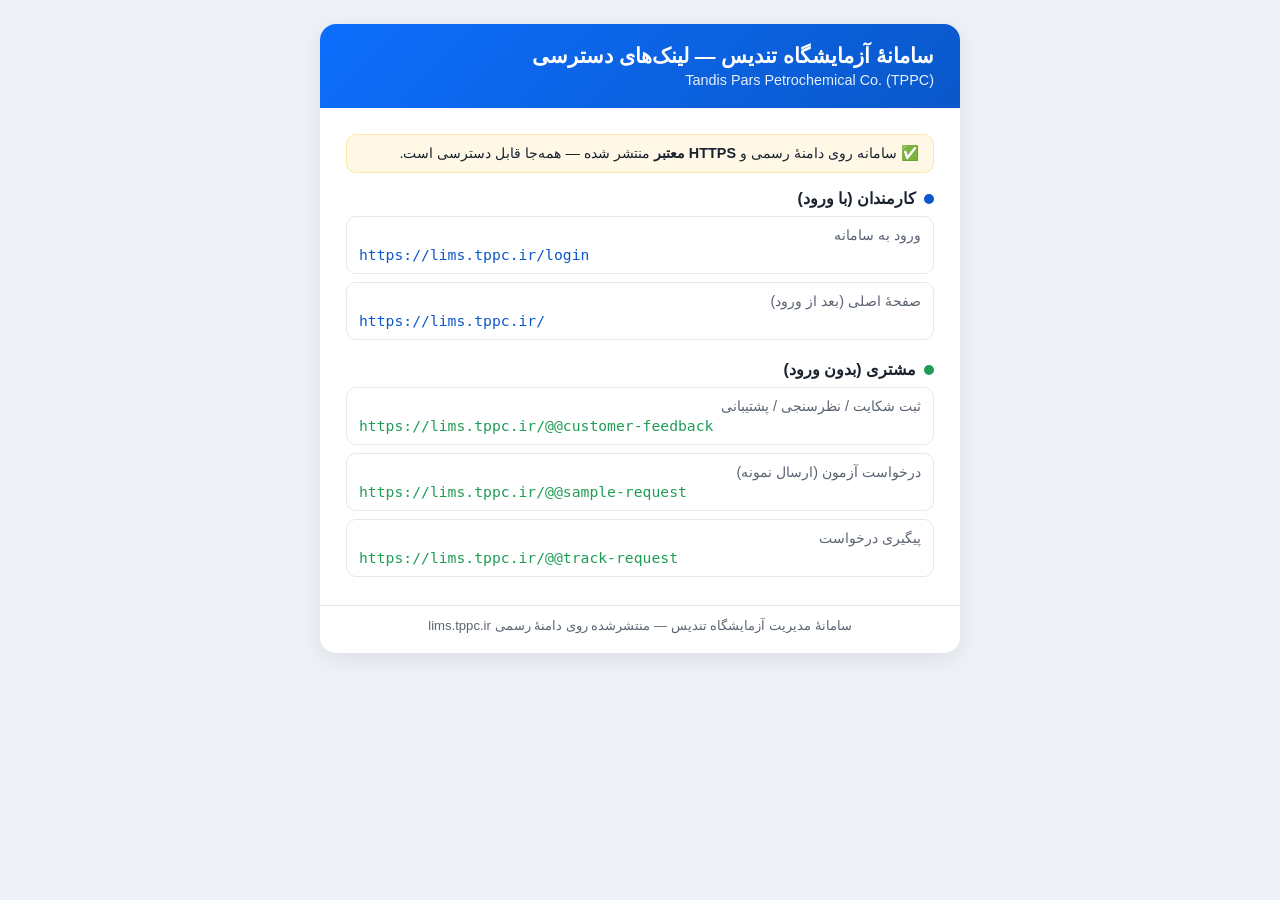
<file: docs/LINKS_CARD.html>
<!doctype html>
<html lang="fa" dir="rtl">
<head>
<meta charset="utf-8"/>
<meta name="viewport" content="width=device-width, initial-scale=1"/>
<title>آزمایشگاه تندیس — کارت لینک‌های سامانه</title>
<style>
  :root{--brand:#0d6efd;--ink:#1a2230;--muted:#5b6472;--line:#e3e7ee;--staff:#0a58ca;--cust:#1f9d55;}
  *{box-sizing:border-box;}
  body{font-family:Tahoma,"Segoe UI",Arial,sans-serif;color:var(--ink);background:#eef1f6;margin:0;padding:24px;}
  .card{max-width:640px;margin:0 auto;background:#fff;border-radius:16px;overflow:hidden;
        box-shadow:0 6px 24px rgba(0,0,0,.08);}
  .head{background:linear-gradient(135deg,#0d6efd,#0a58ca);color:#fff;padding:20px 26px;}
  .head h1{margin:0;font-size:1.3rem;}
  .head p{margin:4px 0 0;opacity:.9;font-size:.9rem;}
  .body{padding:20px 26px 8px;}
  .group{margin-bottom:20px;}
  .glabel{font-weight:bold;font-size:1rem;margin-bottom:8px;display:flex;align-items:center;gap:8px;}
  .glabel .dot{width:10px;height:10px;border-radius:50%;display:inline-block;}
  .staff .dot{background:var(--staff);} .cust .dot{background:var(--cust);}
  .item{border:1px solid var(--line);border-radius:10px;padding:10px 12px;margin:8px 0;}
  .item .t{font-size:.9rem;color:var(--muted);margin-bottom:3px;}
  .item .u{direction:ltr;unicode-bidi:embed;font-family:Consolas,monospace;font-size:.92rem;
           word-break:break-all;color:var(--staff);}
  .cust .item .u{color:var(--cust);}
  .note{background:#fff8e6;border:1px solid #ffe4a3;border-radius:10px;padding:10px 14px;margin:6px 0 16px;font-size:.9rem;}
  .foot{padding:12px 26px 20px;color:var(--muted);font-size:.82rem;border-top:1px solid var(--line);text-align:center;}
  @media print{body{background:#fff;padding:0;}.card{box-shadow:none;}.head{-webkit-print-color-adjust:exact;print-color-adjust:exact;}}
</style>
</head>
<body>
  <div class="card">
    <div class="head">
      <h1>سامانهٔ آزمایشگاه تندیس — لینک‌های دسترسی</h1>
      <p>Tandis Pars Petrochemical Co. (TPPC)</p>
    </div>

    <div class="body">
      <div class="note">
        ✅ سامانه روی دامنهٔ رسمی و <b>HTTPS معتبر</b> منتشر شده — همه‌جا قابل دسترسی است.
      </div>

      <div class="group staff">
        <div class="glabel"><span class="dot"></span> کارمندان (با ورود)</div>
        <div class="item">
          <div class="t">ورود به سامانه</div>
          <div class="u">https://lims.tppc.ir/login</div>
        </div>
        <div class="item">
          <div class="t">صفحهٔ اصلی (بعد از ورود)</div>
          <div class="u">https://lims.tppc.ir/</div>
        </div>
      </div>

      <div class="group cust">
        <div class="glabel"><span class="dot"></span> مشتری (بدون ورود)</div>
        <div class="item">
          <div class="t">ثبت شکایت / نظرسنجی / پشتیبانی</div>
          <div class="u">https://lims.tppc.ir/@@customer-feedback</div>
        </div>
        <div class="item">
          <div class="t">درخواست آزمون (ارسال نمونه)</div>
          <div class="u">https://lims.tppc.ir/@@sample-request</div>
        </div>
        <div class="item">
          <div class="t">پیگیری درخواست</div>
          <div class="u">https://lims.tppc.ir/@@track-request</div>
        </div>
      </div>
    </div>

    <div class="foot">
      سامانهٔ مدیریت آزمایشگاه تندیس — منتشرشده روی دامنهٔ رسمی lims.tppc.ir
    </div>
  </div>
</body>
</html>
</file>
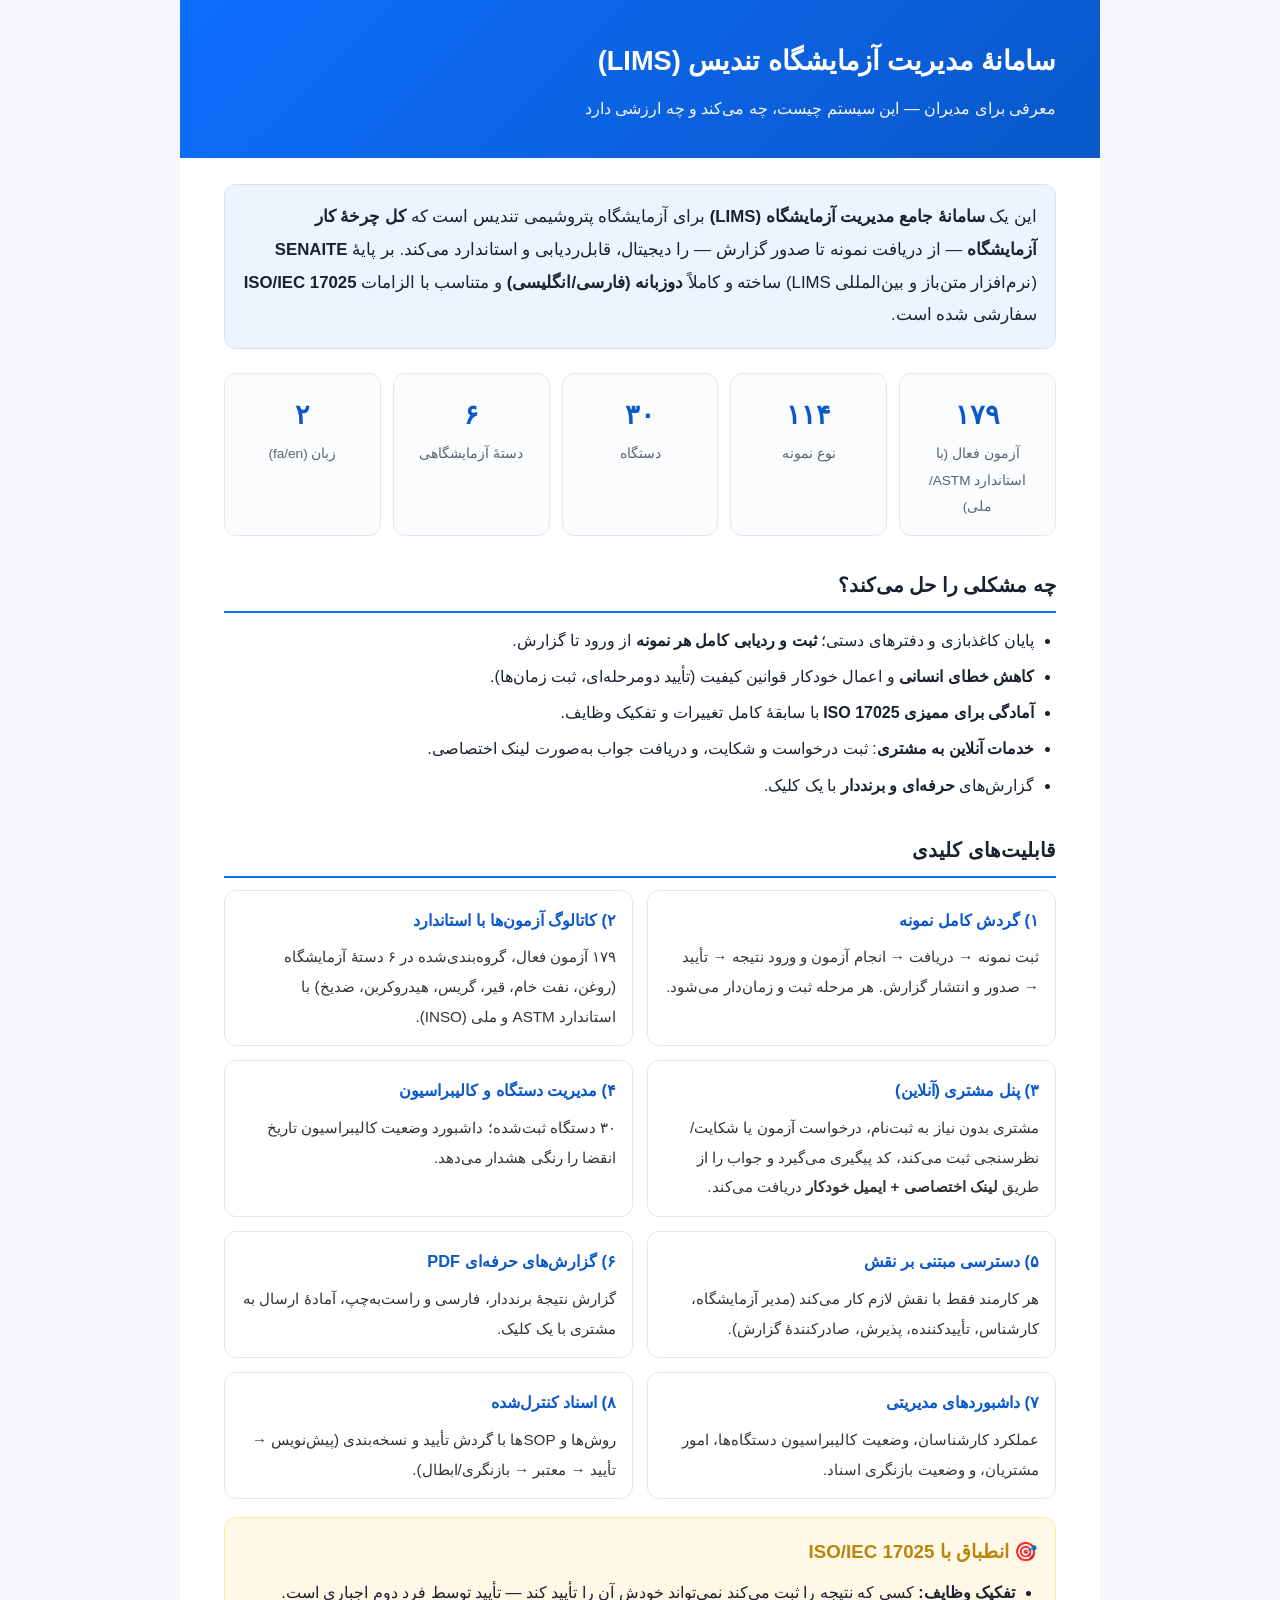
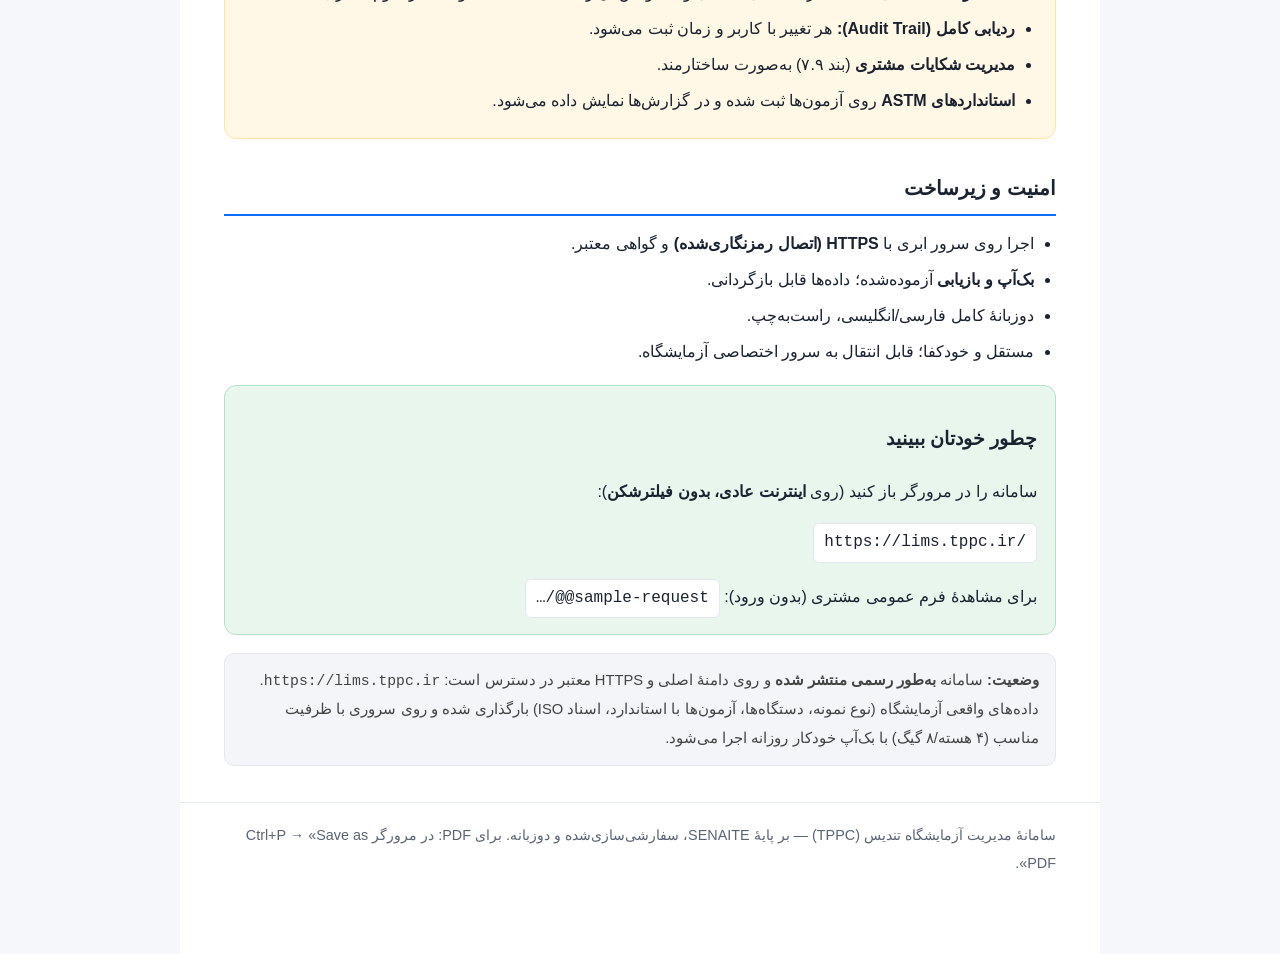
<file: docs/MANAGER_OVERVIEW.html>
<!doctype html>
<html lang="fa" dir="rtl">
<head>
<meta charset="utf-8"/>
<meta name="viewport" content="width=device-width, initial-scale=1"/>
<title>سامانهٔ مدیریت آزمایشگاه تندیس — معرفی برای مدیران</title>
<style>
  :root{--brand:#0d6efd;--brand2:#0a58ca;--ink:#1a2230;--muted:#5b6472;--line:#e3e7ee;--bg:#f5f7fb;--ok:#1f9d55;--gold:#b8860b;}
  *{box-sizing:border-box;}
  body{font-family:Tahoma,"Segoe UI",Arial,sans-serif;color:var(--ink);background:var(--bg);margin:0;line-height:1.95;}
  .page{max-width:920px;margin:0 auto;background:#fff;padding:0 0 60px;}
  .hero{background:linear-gradient(135deg,#0d6efd,#0a58ca);color:#fff;padding:34px 44px;}
  .hero h1{margin:0 0 6px;font-size:1.7rem;}
  .hero p{margin:0;opacity:.95;}
  .wrap{padding:26px 44px;}
  .lead{font-size:1.05rem;background:#eef4ff;border:1px solid #cfe0ff;border-radius:12px;padding:16px 18px;margin:0 0 24px;}
  .stats{display:flex;flex-wrap:wrap;gap:12px;margin:8px 0 26px;}
  .stat{flex:1;min-width:120px;border:1px solid var(--line);border-radius:12px;padding:14px;text-align:center;background:#fbfcfe;}
  .stat .n{font-size:1.7rem;font-weight:bold;color:var(--brand2);}
  .stat .l{font-size:.85rem;color:var(--muted);}
  h2{font-size:1.25rem;margin:30px 0 12px;padding-bottom:6px;border-bottom:2px solid var(--brand);}
  .cards{display:grid;grid-template-columns:1fr 1fr;gap:14px;}
  @media(max-width:640px){.cards{grid-template-columns:1fr;}}
  .card{border:1px solid var(--line);border-radius:12px;padding:14px 16px;background:#fff;}
  .card h3{margin:0 0 6px;font-size:1.02rem;color:var(--brand2);}
  .card p{margin:0;color:#333;font-size:.95rem;}
  .iso{background:#fff8e6;border:1px solid #ffe4a3;border-radius:12px;padding:16px 18px;margin:18px 0;}
  .iso h3{margin:0 0 6px;color:var(--gold);}
  ul{padding-right:22px;margin:8px 0;}li{margin:5px 0;}
  .access{background:#e8f6ee;border:1px solid #b6e0c6;border-radius:12px;padding:16px 18px;margin:18px 0;}
  .access code{direction:ltr;display:inline-block;background:#fff;border:1px solid var(--line);border-radius:6px;padding:3px 10px;font-family:Consolas,monospace;}
  .note{background:#f3f5f9;border:1px solid var(--line);border-radius:10px;padding:12px 16px;color:#444;font-size:.92rem;margin:10px 0;}
  footer{padding:18px 44px;color:var(--muted);font-size:.9rem;border-top:1px solid var(--line);}
  @media print{body{background:#fff;}.hero{-webkit-print-color-adjust:exact;print-color-adjust:exact;}.card,.stat,li{page-break-inside:avoid;}}
</style>
</head>
<body>
<div class="page">

  <div class="hero">
    <h1>سامانهٔ مدیریت آزمایشگاه تندیس (LIMS)</h1>
    <p>معرفی برای مدیران — این سیستم چیست، چه می‌کند و چه ارزشی دارد</p>
  </div>

  <div class="wrap">

    <div class="lead">
      این یک <b>سامانهٔ جامع مدیریت آزمایشگاه (LIMS)</b> برای آزمایشگاه پتروشیمی تندیس است که
      <b>کل چرخهٔ کار آزمایشگاه</b> — از دریافت نمونه تا صدور گزارش — را دیجیتال، قابل‌ردیابی و
      استاندارد می‌کند. بر پایهٔ <b>SENAITE</b> (نرم‌افزار متن‌باز و بین‌المللی LIMS) ساخته و
      کاملاً <b>دوزبانه (فارسی/انگلیسی)</b> و متناسب با الزامات <b>ISO/IEC 17025</b> سفارشی شده است.
    </div>

    <div class="stats">
      <div class="stat"><div class="n">۱۷۹</div><div class="l">آزمون فعال (با استاندارد ASTM/ملی)</div></div>
      <div class="stat"><div class="n">۱۱۴</div><div class="l">نوع نمونه</div></div>
      <div class="stat"><div class="n">۳۰</div><div class="l">دستگاه</div></div>
      <div class="stat"><div class="n">۶</div><div class="l">دستهٔ آزمایشگاهی</div></div>
      <div class="stat"><div class="n">۲</div><div class="l">زبان (fa/en)</div></div>
    </div>

    <h2>چه مشکلی را حل می‌کند؟</h2>
    <ul>
      <li>پایان کاغذبازی و دفترهای دستی؛ <b>ثبت و ردیابی کامل هر نمونه</b> از ورود تا گزارش.</li>
      <li><b>کاهش خطای انسانی</b> و اعمال خودکار قوانین کیفیت (تأیید دومرحله‌ای، ثبت زمان‌ها).</li>
      <li><b>آمادگی برای ممیزی ISO 17025</b> با سابقهٔ کامل تغییرات و تفکیک وظایف.</li>
      <li><b>خدمات آنلاین به مشتری</b>: ثبت درخواست و شکایت، و دریافت جواب به‌صورت لینک اختصاصی.</li>
      <li>گزارش‌های <b>حرفه‌ای و برنددار</b> با یک کلیک.</li>
    </ul>

    <h2>قابلیت‌های کلیدی</h2>
    <div class="cards">
      <div class="card"><h3>۱) گردش کامل نمونه</h3><p>ثبت نمونه → دریافت → انجام آزمون و ورود نتیجه → تأیید → صدور و انتشار گزارش. هر مرحله ثبت و زمان‌دار می‌شود.</p></div>
      <div class="card"><h3>۲) کاتالوگ آزمون‌ها با استاندارد</h3><p>۱۷۹ آزمون فعال، گروه‌بندی‌شده در ۶ دستهٔ آزمایشگاه (روغن، نفت خام، قیر، گریس، هیدروکربن، ضدیخ) با استاندارد ASTM و ملی (INSO).</p></div>
      <div class="card"><h3>۳) پنل مشتری (آنلاین)</h3><p>مشتری بدون نیاز به ثبت‌نام، درخواست آزمون یا شکایت/نظرسنجی ثبت می‌کند، کد پیگیری می‌گیرد و جواب را از طریق <b>لینک اختصاصی + ایمیل خودکار</b> دریافت می‌کند.</p></div>
      <div class="card"><h3>۴) مدیریت دستگاه و کالیبراسیون</h3><p>۳۰ دستگاه ثبت‌شده؛ داشبورد وضعیت کالیبراسیون تاریخ انقضا را رنگی هشدار می‌دهد.</p></div>
      <div class="card"><h3>۵) دسترسی مبتنی بر نقش</h3><p>هر کارمند فقط با نقش لازم کار می‌کند (مدیر آزمایشگاه، کارشناس، تأییدکننده، پذیرش، صادرکنندهٔ گزارش).</p></div>
      <div class="card"><h3>۶) گزارش‌های حرفه‌ای PDF</h3><p>گزارش نتیجهٔ برنددار، فارسی و راست‌به‌چپ، آمادهٔ ارسال به مشتری با یک کلیک.</p></div>
      <div class="card"><h3>۷) داشبوردهای مدیریتی</h3><p>عملکرد کارشناسان، وضعیت کالیبراسیون دستگاه‌ها، امور مشتریان، و وضعیت بازنگری اسناد.</p></div>
      <div class="card"><h3>۸) اسناد کنترل‌شده</h3><p>روش‌ها و SOPها با گردش تأیید و نسخه‌بندی (پیش‌نویس → تأیید → معتبر → بازنگری/ابطال).</p></div>
    </div>

    <div class="iso">
      <h3>🎯 انطباق با ISO/IEC 17025</h3>
      <ul style="margin:0">
        <li><b>تفکیک وظایف:</b> کسی که نتیجه را ثبت می‌کند نمی‌تواند خودش آن را تأیید کند — تأیید توسط فرد دوم اجباری است.</li>
        <li><b>ردیابی کامل (Audit Trail):</b> هر تغییر با کاربر و زمان ثبت می‌شود.</li>
        <li><b>مدیریت شکایات مشتری</b> (بند ۷.۹) به‌صورت ساختارمند.</li>
        <li><b>استانداردهای ASTM</b> روی آزمون‌ها ثبت شده و در گزارش‌ها نمایش داده می‌شود.</li>
      </ul>
    </div>

    <h2>امنیت و زیرساخت</h2>
    <ul>
      <li>اجرا روی سرور ابری با <b>HTTPS (اتصال رمزنگاری‌شده)</b> و گواهی معتبر.</li>
      <li><b>بک‌آپ و بازیابی</b> آزموده‌شده؛ داده‌ها قابل بازگردانی.</li>
      <li>دوزبانهٔ کامل فارسی/انگلیسی، راست‌به‌چپ.</li>
      <li>مستقل و خودکفا؛ قابل انتقال به سرور اختصاصی آزمایشگاه.</li>
    </ul>

    <div class="access">
      <h3>چطور خودتان ببینید</h3>
      <p>سامانه را در مرورگر باز کنید (روی <b>اینترنت عادی، بدون فیلترشکن</b>):</p>
      <p><code>https://lims.tppc.ir/</code></p>
      <p style="margin:6px 0 0">برای مشاهدهٔ فرم عمومی مشتری (بدون ورود): <code>…/@@sample-request</code></p>
    </div>

    <div class="note">
      <b>وضعیت:</b> سامانه <b>به‌طور رسمی منتشر شده</b> و روی دامنهٔ اصلی و HTTPS معتبر در دسترس است:
      <code>https://lims.tppc.ir</code>. داده‌های واقعی آزمایشگاه (نوع نمونه، دستگاه‌ها،
      آزمون‌ها با استاندارد، اسناد ISO) بارگذاری شده و روی سروری با ظرفیت مناسب (۴ هسته/۸ گیگ)
      با بک‌آپ خودکار روزانه اجرا می‌شود.
    </div>

  </div>

  <footer>
    سامانهٔ مدیریت آزمایشگاه تندیس (TPPC) — بر پایهٔ SENAITE، سفارشی‌سازی‌شده و دوزبانه. برای PDF: در مرورگر Ctrl+P → «Save as PDF».
  </footer>

</div>
</body>
</html>
</file>
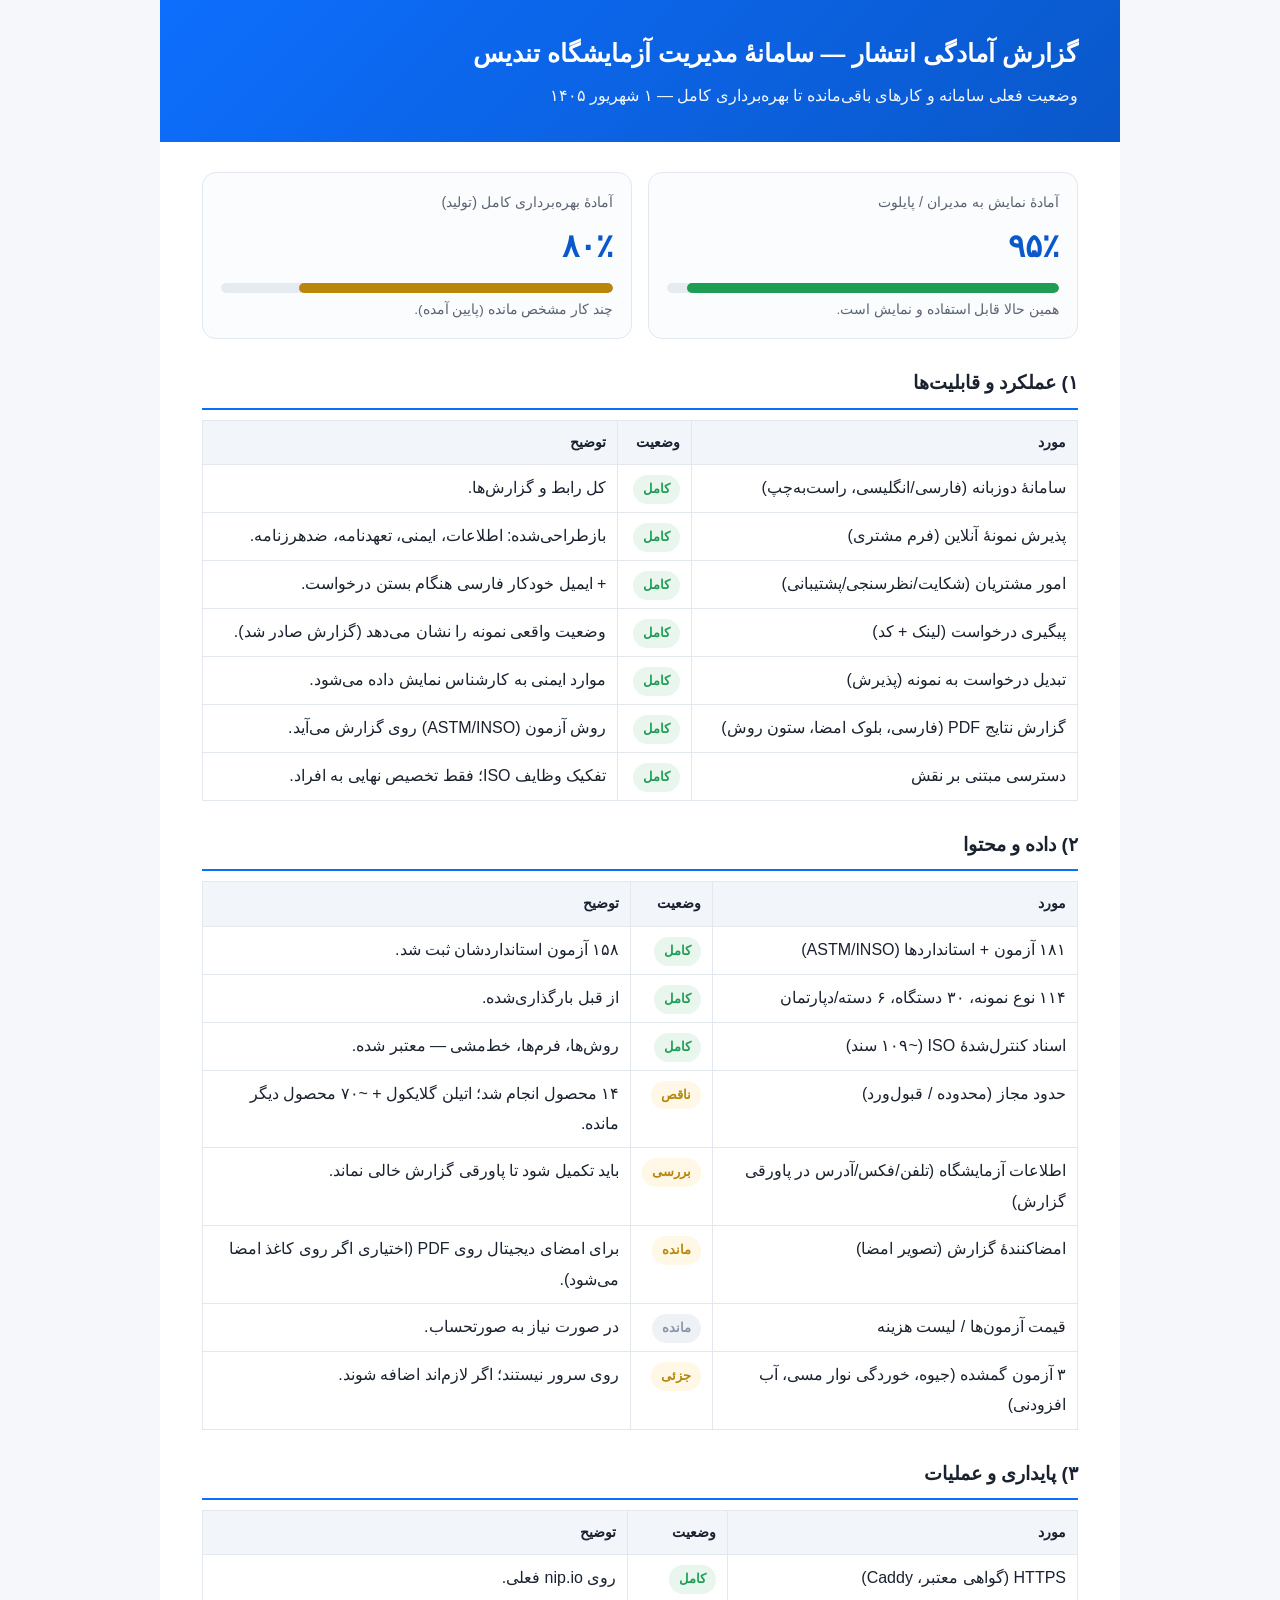
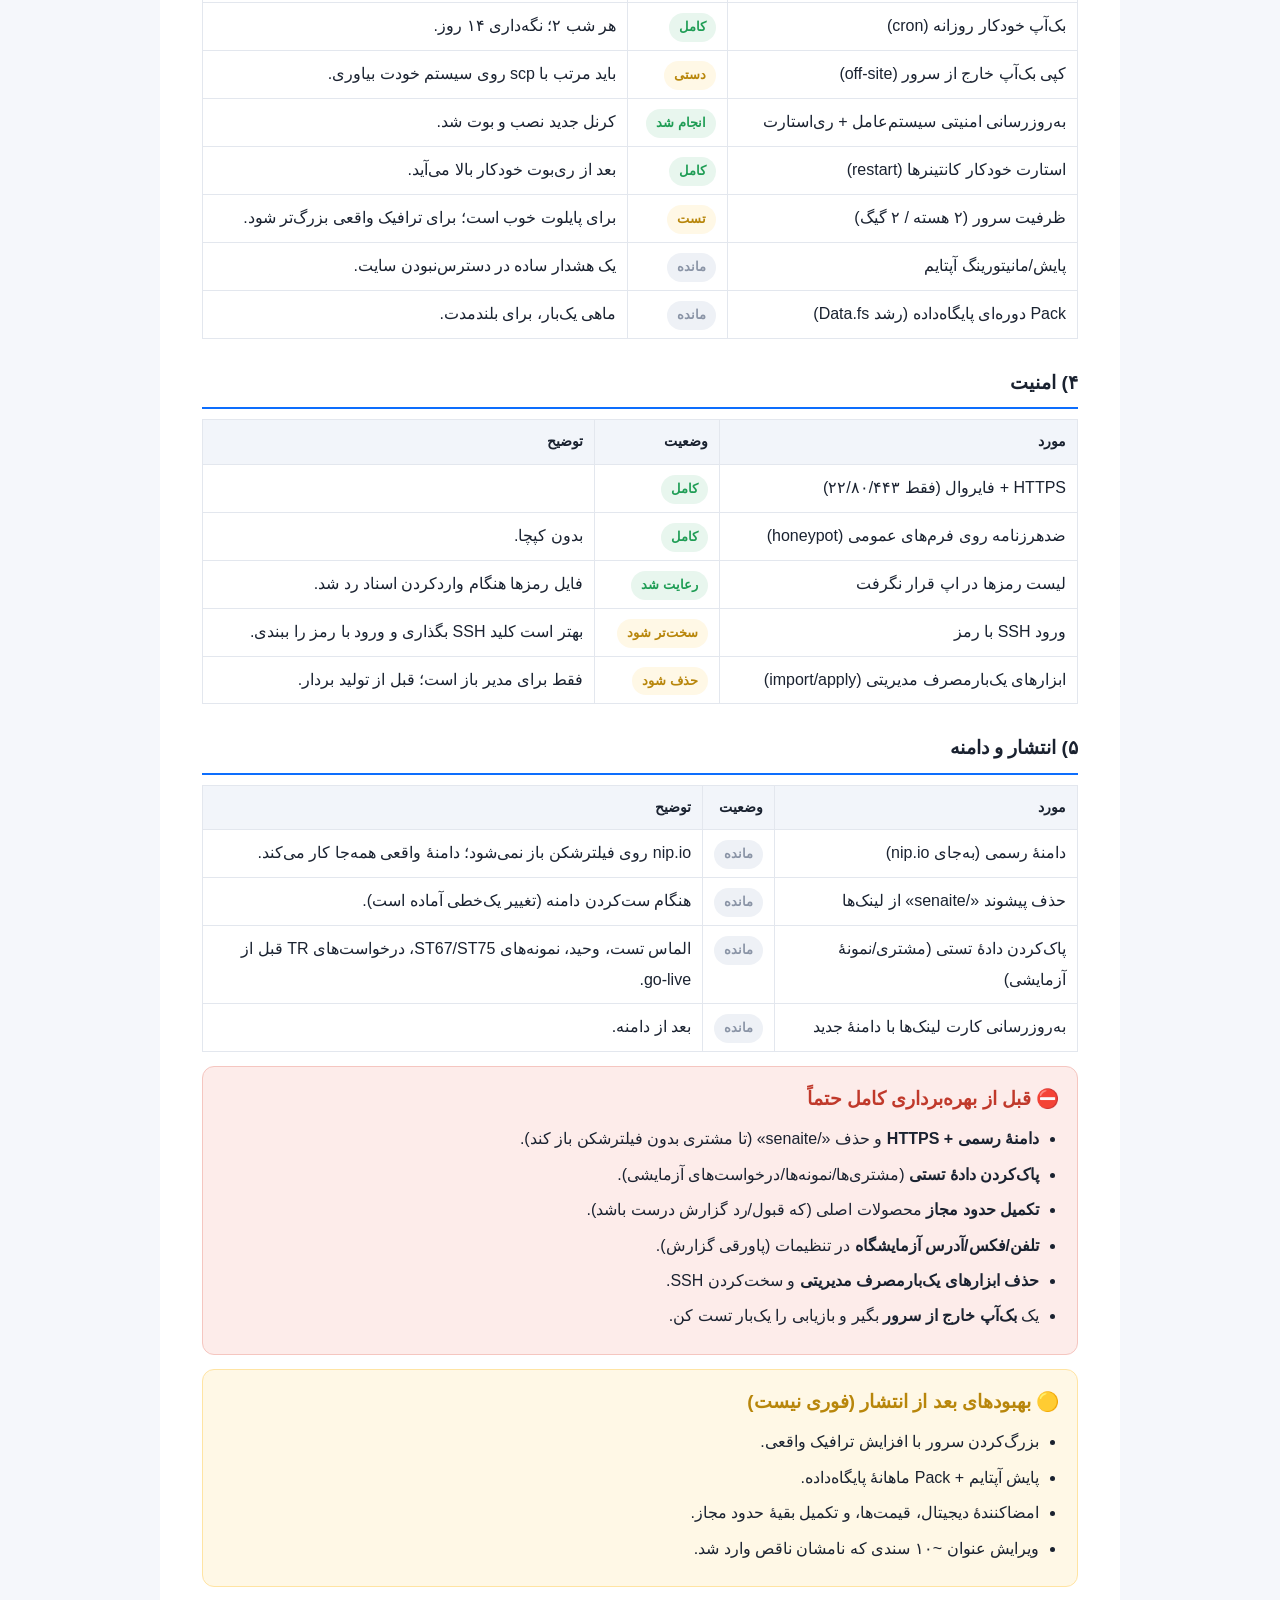
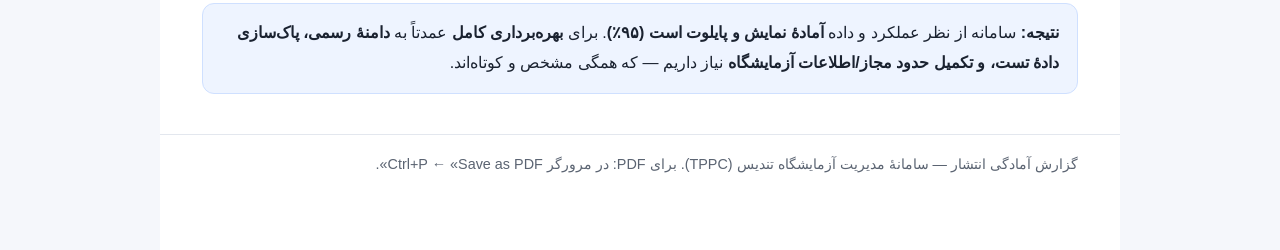
<file: docs/RELEASE_READINESS.html>
<!doctype html>
<html lang="fa" dir="rtl">
<head>
<meta charset="utf-8"/>
<meta name="viewport" content="width=device-width, initial-scale=1"/>
<title>آمادگی انتشار — سامانهٔ آزمایشگاه تندیس</title>
<style>
  :root{--brand:#0d6efd;--brand2:#0a58ca;--ink:#1a2230;--muted:#5b6472;--line:#e3e7ee;
        --bg:#f5f7fb;--ok:#1f9d55;--okbg:#e8f6ee;--warn:#b8860b;--warnbg:#fff8e6;
        --todo:#8a94a6;--todobg:#eef1f6;--red:#c0392b;}
  *{box-sizing:border-box;}
  body{font-family:Tahoma,"Segoe UI",Arial,sans-serif;color:var(--ink);background:var(--bg);margin:0;line-height:1.9;}
  .page{max-width:960px;margin:0 auto;background:#fff;padding:0 0 56px;}
  .hero{background:linear-gradient(135deg,#0d6efd,#0a58ca);color:#fff;padding:30px 42px;}
  .hero h1{margin:0 0 4px;font-size:1.55rem;}
  .hero p{margin:0;opacity:.95;}
  .wrap{padding:24px 42px;}
  .gauges{display:flex;gap:16px;flex-wrap:wrap;margin:6px 0 22px;}
  .gauge{flex:1;min-width:220px;border:1px solid var(--line);border-radius:14px;padding:16px 18px;background:#fbfcfe;}
  .gauge .lbl{font-size:.9rem;color:var(--muted);}
  .gauge .pct{font-size:2rem;font-weight:bold;color:var(--brand2);}
  .bar{height:10px;border-radius:6px;background:#e6eaf1;overflow:hidden;margin-top:6px;}
  .bar i{display:block;height:100%;border-radius:6px;}
  h2{font-size:1.2rem;margin:26px 0 10px;padding-bottom:6px;border-bottom:2px solid var(--brand);}
  table{width:100%;border-collapse:collapse;}
  td,th{border:1px solid var(--line);padding:8px 11px;text-align:right;vertical-align:top;}
  th{background:#f2f5fa;font-size:.9rem;}
  .st{white-space:nowrap;font-weight:bold;border-radius:20px;padding:2px 10px;font-size:.82rem;display:inline-block;}
  .s-ok{background:var(--okbg);color:var(--ok);}
  .s-warn{background:var(--warnbg);color:var(--warn);}
  .s-todo{background:var(--todobg);color:var(--todo);}
  .box{border-radius:12px;padding:14px 18px;margin:14px 0;}
  .must{background:#fdecea;border:1px solid #f5c6c0;}
  .must h3{margin:0 0 6px;color:var(--red);}
  .later{background:var(--warnbg);border:1px solid #ffe4a3;}
  .later h3{margin:0 0 6px;color:var(--warn);}
  ul{padding-right:20px;margin:8px 0;}li{margin:5px 0;}
  footer{padding:16px 42px;color:var(--muted);font-size:.9rem;border-top:1px solid var(--line);}
  @media print{body{background:#fff;}.hero,.st,.gauge .pct,.bar i{-webkit-print-color-adjust:exact;print-color-adjust:exact;}tr,li,.box{page-break-inside:avoid;}}
</style>
</head>
<body>
<div class="page">
  <div class="hero">
    <h1>گزارش آمادگی انتشار — سامانهٔ مدیریت آزمایشگاه تندیس</h1>
    <p>وضعیت فعلی سامانه و کارهای باقی‌مانده تا بهره‌برداری کامل — ۱ شهریور ۱۴۰۵</p>
  </div>

  <div class="wrap">
    <div class="gauges">
      <div class="gauge">
        <div class="lbl">آمادهٔ نمایش به مدیران / پایلوت</div>
        <div class="pct">۹۵٪</div>
        <div class="bar"><i style="width:95%;background:var(--ok)"></i></div>
        <div style="font-size:.85rem;color:var(--muted);margin-top:4px">همین حالا قابل استفاده و نمایش است.</div>
      </div>
      <div class="gauge">
        <div class="lbl">آمادهٔ بهره‌برداری کامل (تولید)</div>
        <div class="pct">۸۰٪</div>
        <div class="bar"><i style="width:80%;background:var(--warn)"></i></div>
        <div style="font-size:.85rem;color:var(--muted);margin-top:4px">چند کار مشخص مانده (پایین آمده).</div>
      </div>
    </div>

    <h2>۱) عملکرد و قابلیت‌ها</h2>
    <table>
      <tr><th>مورد</th><th>وضعیت</th><th>توضیح</th></tr>
      <tr><td>سامانهٔ دوزبانه (فارسی/انگلیسی، راست‌به‌چپ)</td><td><span class="st s-ok">کامل</span></td><td>کل رابط و گزارش‌ها.</td></tr>
      <tr><td>پذیرش نمونهٔ آنلاین (فرم مشتری)</td><td><span class="st s-ok">کامل</span></td><td>بازطراحی‌شده: اطلاعات، ایمنی، تعهدنامه، ضدهرزنامه.</td></tr>
      <tr><td>امور مشتریان (شکایت/نظرسنجی/پشتیبانی)</td><td><span class="st s-ok">کامل</span></td><td>+ ایمیل خودکار فارسی هنگام بستن درخواست.</td></tr>
      <tr><td>پیگیری درخواست (لینک + کد)</td><td><span class="st s-ok">کامل</span></td><td>وضعیت واقعی نمونه را نشان می‌دهد (گزارش صادر شد).</td></tr>
      <tr><td>تبدیل درخواست به نمونه (پذیرش)</td><td><span class="st s-ok">کامل</span></td><td>موارد ایمنی به کارشناس نمایش داده می‌شود.</td></tr>
      <tr><td>گزارش نتایج PDF (فارسی، بلوک امضا، ستون روش)</td><td><span class="st s-ok">کامل</span></td><td>روش آزمون (ASTM/INSO) روی گزارش می‌آید.</td></tr>
      <tr><td>دسترسی مبتنی بر نقش</td><td><span class="st s-ok">کامل</span></td><td>تفکیک وظایف ISO؛ فقط تخصیص نهایی به افراد.</td></tr>
    </table>

    <h2>۲) داده و محتوا</h2>
    <table>
      <tr><th>مورد</th><th>وضعیت</th><th>توضیح</th></tr>
      <tr><td>۱۸۱ آزمون + استانداردها (ASTM/INSO)</td><td><span class="st s-ok">کامل</span></td><td>۱۵۸ آزمون استانداردشان ثبت شد.</td></tr>
      <tr><td>۱۱۴ نوع نمونه، ۳۰ دستگاه، ۶ دسته/دپارتمان</td><td><span class="st s-ok">کامل</span></td><td>از قبل بارگذاری‌شده.</td></tr>
      <tr><td>اسناد کنترل‌شدهٔ ISO (~۱۰۹ سند)</td><td><span class="st s-ok">کامل</span></td><td>روش‌ها، فرم‌ها، خط‌مشی — معتبر شده.</td></tr>
      <tr><td>حدود مجاز (محدوده / قبول‌ورد)</td><td><span class="st s-warn">ناقص</span></td><td>۱۴ محصول انجام شد؛ اتیلن گلایکول + ~۷۰ محصول دیگر مانده.</td></tr>
      <tr><td>اطلاعات آزمایشگاه (تلفن/فکس/آدرس در پاورقی گزارش)</td><td><span class="st s-warn">بررسی</span></td><td>باید تکمیل شود تا پاورقی گزارش خالی نماند.</td></tr>
      <tr><td>امضاکنندهٔ گزارش (تصویر امضا)</td><td><span class="st s-warn">مانده</span></td><td>برای امضای دیجیتال روی PDF (اختیاری اگر روی کاغذ امضا می‌شود).</td></tr>
      <tr><td>قیمت آزمون‌ها / لیست هزینه</td><td><span class="st s-todo">مانده</span></td><td>در صورت نیاز به صورتحساب.</td></tr>
      <tr><td>۳ آزمون گمشده (جیوه، خوردگی نوار مسی، آب افزودنی)</td><td><span class="st s-warn">جزئی</span></td><td>روی سرور نیستند؛ اگر لازم‌اند اضافه شوند.</td></tr>
    </table>

    <h2>۳) پایداری و عملیات</h2>
    <table>
      <tr><th>مورد</th><th>وضعیت</th><th>توضیح</th></tr>
      <tr><td>HTTPS (گواهی معتبر، Caddy)</td><td><span class="st s-ok">کامل</span></td><td>روی nip.io فعلی.</td></tr>
      <tr><td>بک‌آپ خودکار روزانه (cron)</td><td><span class="st s-ok">کامل</span></td><td>هر شب ۲؛ نگه‌داری ۱۴ روز.</td></tr>
      <tr><td>کپی بک‌آپ خارج از سرور (off-site)</td><td><span class="st s-warn">دستی</span></td><td>باید مرتب با scp روی سیستم خودت بیاوری.</td></tr>
      <tr><td>به‌روزرسانی امنیتی سیستم‌عامل + ری‌استارت</td><td><span class="st s-ok">انجام شد</span></td><td>کرنل جدید نصب و بوت شد.</td></tr>
      <tr><td>استارت خودکار کانتینرها (restart)</td><td><span class="st s-ok">کامل</span></td><td>بعد از ری‌بوت خودکار بالا می‌آید.</td></tr>
      <tr><td>ظرفیت سرور (۲ هسته / ۲ گیگ)</td><td><span class="st s-warn">تست</span></td><td>برای پایلوت خوب است؛ برای ترافیک واقعی بزرگ‌تر شود.</td></tr>
      <tr><td>پایش/مانیتورینگ آپتایم</td><td><span class="st s-todo">مانده</span></td><td>یک هشدار ساده در دسترس‌نبودن سایت.</td></tr>
      <tr><td>Pack دوره‌ای پایگاه‌داده (رشد Data.fs)</td><td><span class="st s-todo">مانده</span></td><td>ماهی یک‌بار، برای بلندمدت.</td></tr>
    </table>

    <h2>۴) امنیت</h2>
    <table>
      <tr><th>مورد</th><th>وضعیت</th><th>توضیح</th></tr>
      <tr><td>HTTPS + فایروال (فقط ۲۲/۸۰/۴۴۳)</td><td><span class="st s-ok">کامل</span></td><td></td></tr>
      <tr><td>ضدهرزنامه روی فرم‌های عمومی (honeypot)</td><td><span class="st s-ok">کامل</span></td><td>بدون کپچا.</td></tr>
      <tr><td>لیست رمزها در اپ قرار نگرفت</td><td><span class="st s-ok">رعایت شد</span></td><td>فایل رمزها هنگام واردکردن اسناد رد شد.</td></tr>
      <tr><td>ورود SSH با رمز</td><td><span class="st s-warn">سخت‌تر شود</span></td><td>بهتر است کلید SSH بگذاری و ورود با رمز را ببندی.</td></tr>
      <tr><td>ابزارهای یک‌بارمصرف مدیریتی (import/apply)</td><td><span class="st s-warn">حذف شود</span></td><td>فقط برای مدیر باز است؛ قبل از تولید بردار.</td></tr>
    </table>

    <h2>۵) انتشار و دامنه</h2>
    <table>
      <tr><th>مورد</th><th>وضعیت</th><th>توضیح</th></tr>
      <tr><td>دامنهٔ رسمی (به‌جای nip.io)</td><td><span class="st s-todo">مانده</span></td><td>nip.io روی فیلترشکن باز نمی‌شود؛ دامنهٔ واقعی همه‌جا کار می‌کند.</td></tr>
      <tr><td>حذف پیشوند «/senaite» از لینک‌ها</td><td><span class="st s-todo">مانده</span></td><td>هنگام ست‌کردن دامنه (تغییر یک‌خطی آماده است).</td></tr>
      <tr><td>پاک‌کردن دادهٔ تستی (مشتری/نمونهٔ آزمایشی)</td><td><span class="st s-todo">مانده</span></td><td>الماس تست، وحید، نمونه‌های ST67/ST75، درخواست‌های TR قبل از go-live.</td></tr>
      <tr><td>به‌روزرسانی کارت لینک‌ها با دامنهٔ جدید</td><td><span class="st s-todo">مانده</span></td><td>بعد از دامنه.</td></tr>
    </table>

    <div class="box must">
      <h3>⛔ قبل از بهره‌برداری کامل حتماً</h3>
      <ul>
        <li><b>دامنهٔ رسمی + HTTPS</b> و حذف «/senaite» (تا مشتری بدون فیلترشکن باز کند).</li>
        <li><b>پاک‌کردن دادهٔ تستی</b> (مشتری‌ها/نمونه‌ها/درخواست‌های آزمایشی).</li>
        <li><b>تکمیل حدود مجاز</b> محصولات اصلی (که قبول/رد گزارش درست باشد).</li>
        <li><b>تلفن/فکس/آدرس آزمایشگاه</b> در تنظیمات (پاورقی گزارش).</li>
        <li><b>حذف ابزارهای یک‌بارمصرف مدیریتی</b> و سخت‌کردن SSH.</li>
        <li>یک <b>بک‌آپ خارج از سرور</b> بگیر و بازیابی را یک‌بار تست کن.</li>
      </ul>
    </div>

    <div class="box later">
      <h3>🟡 بهبودهای بعد از انتشار (فوری نیست)</h3>
      <ul>
        <li>بزرگ‌کردن سرور با افزایش ترافیک واقعی.</li>
        <li>پایش آپتایم + Pack ماهانهٔ پایگاه‌داده.</li>
        <li>امضاکنندهٔ دیجیتال، قیمت‌ها، و تکمیل بقیهٔ حدود مجاز.</li>
        <li>ویرایش عنوان ~۱۰ سندی که نامشان ناقص وارد شد.</li>
      </ul>
    </div>

    <p style="background:#eef4ff;border:1px solid #cfe0ff;border-radius:12px;padding:14px 18px">
      <b>نتیجه:</b> سامانه از نظر عملکرد و داده <b>آمادهٔ نمایش و پایلوت است (۹۵٪)</b>.
      برای <b>بهره‌برداری کامل</b> عمدتاً به <b>دامنهٔ رسمی، پاک‌سازی دادهٔ تست، و تکمیل حدود مجاز/اطلاعات آزمایشگاه</b> نیاز داریم — که همگی مشخص و کوتاه‌اند.
    </p>
  </div>

  <footer>
    گزارش آمادگی انتشار — سامانهٔ مدیریت آزمایشگاه تندیس (TPPC). برای PDF: در مرورگر Ctrl+P ← «Save as PDF».
  </footer>
</div>
</body>
</html>
</file>
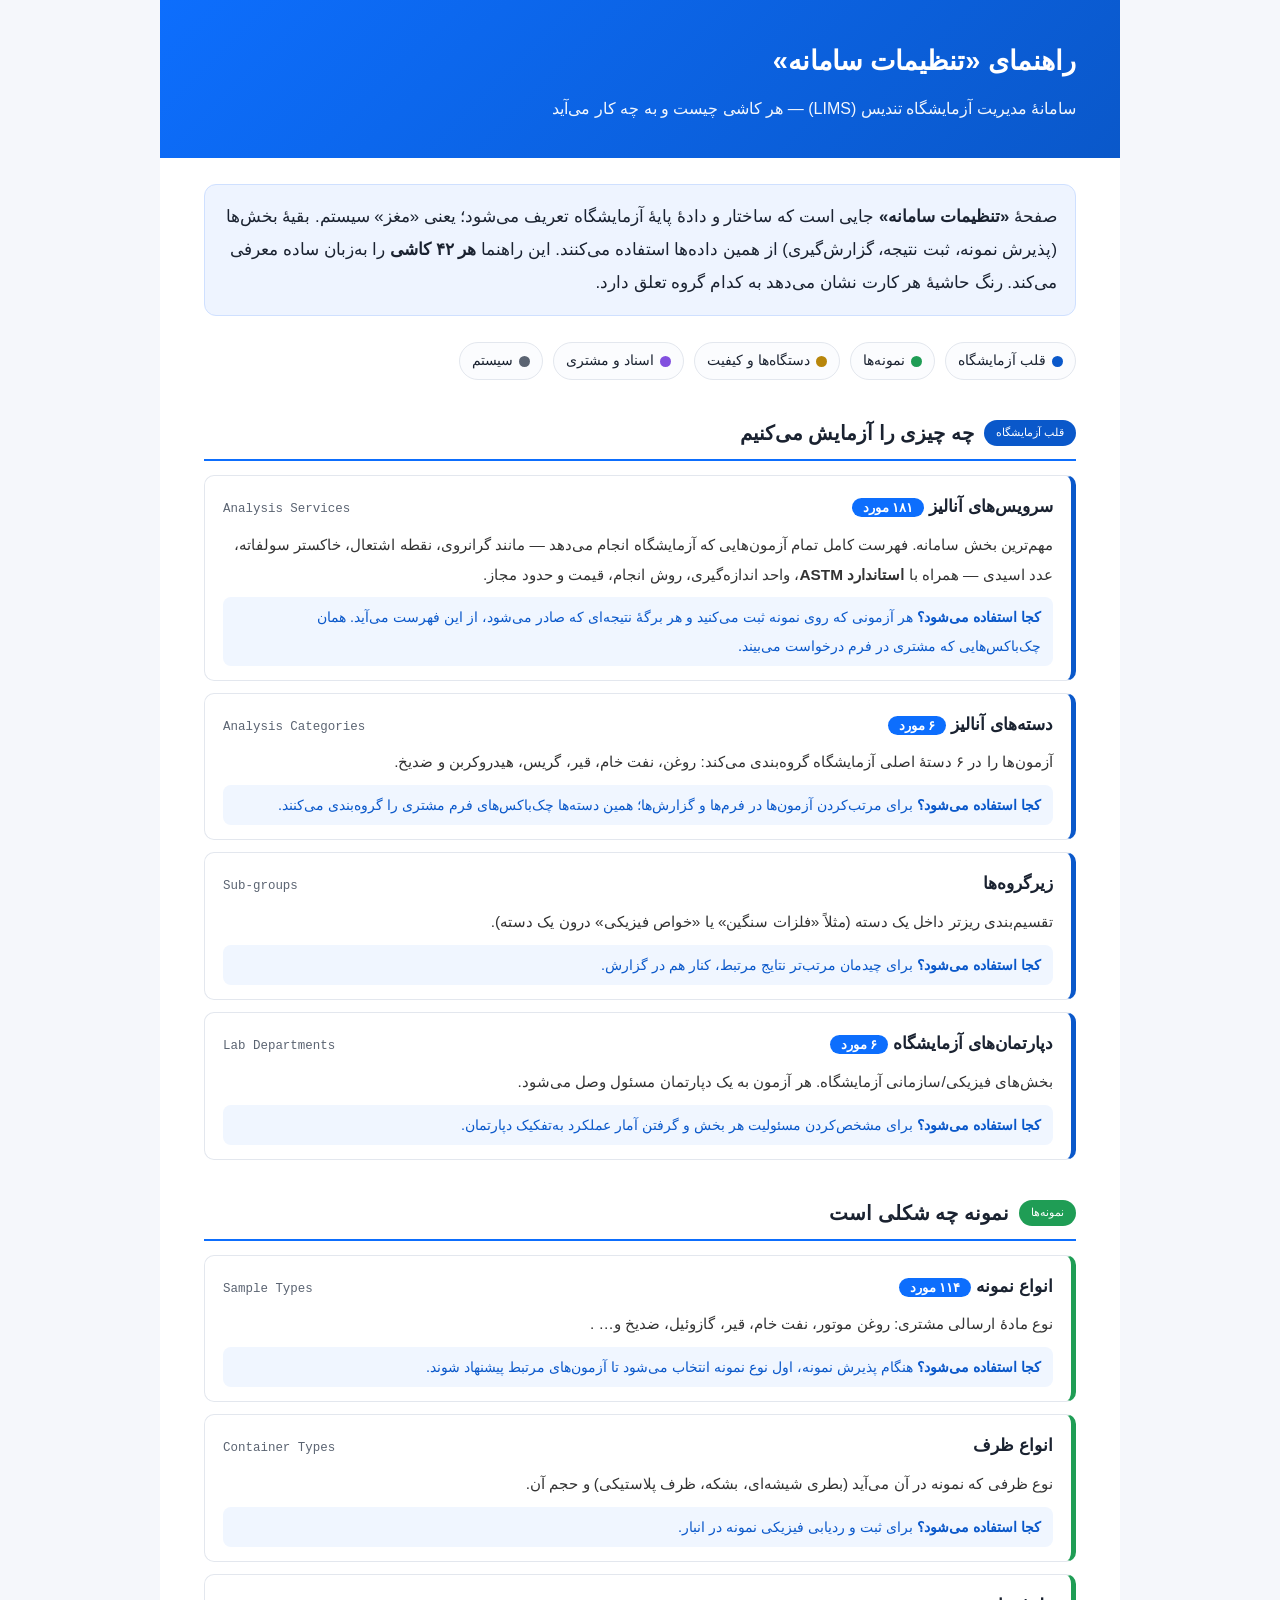
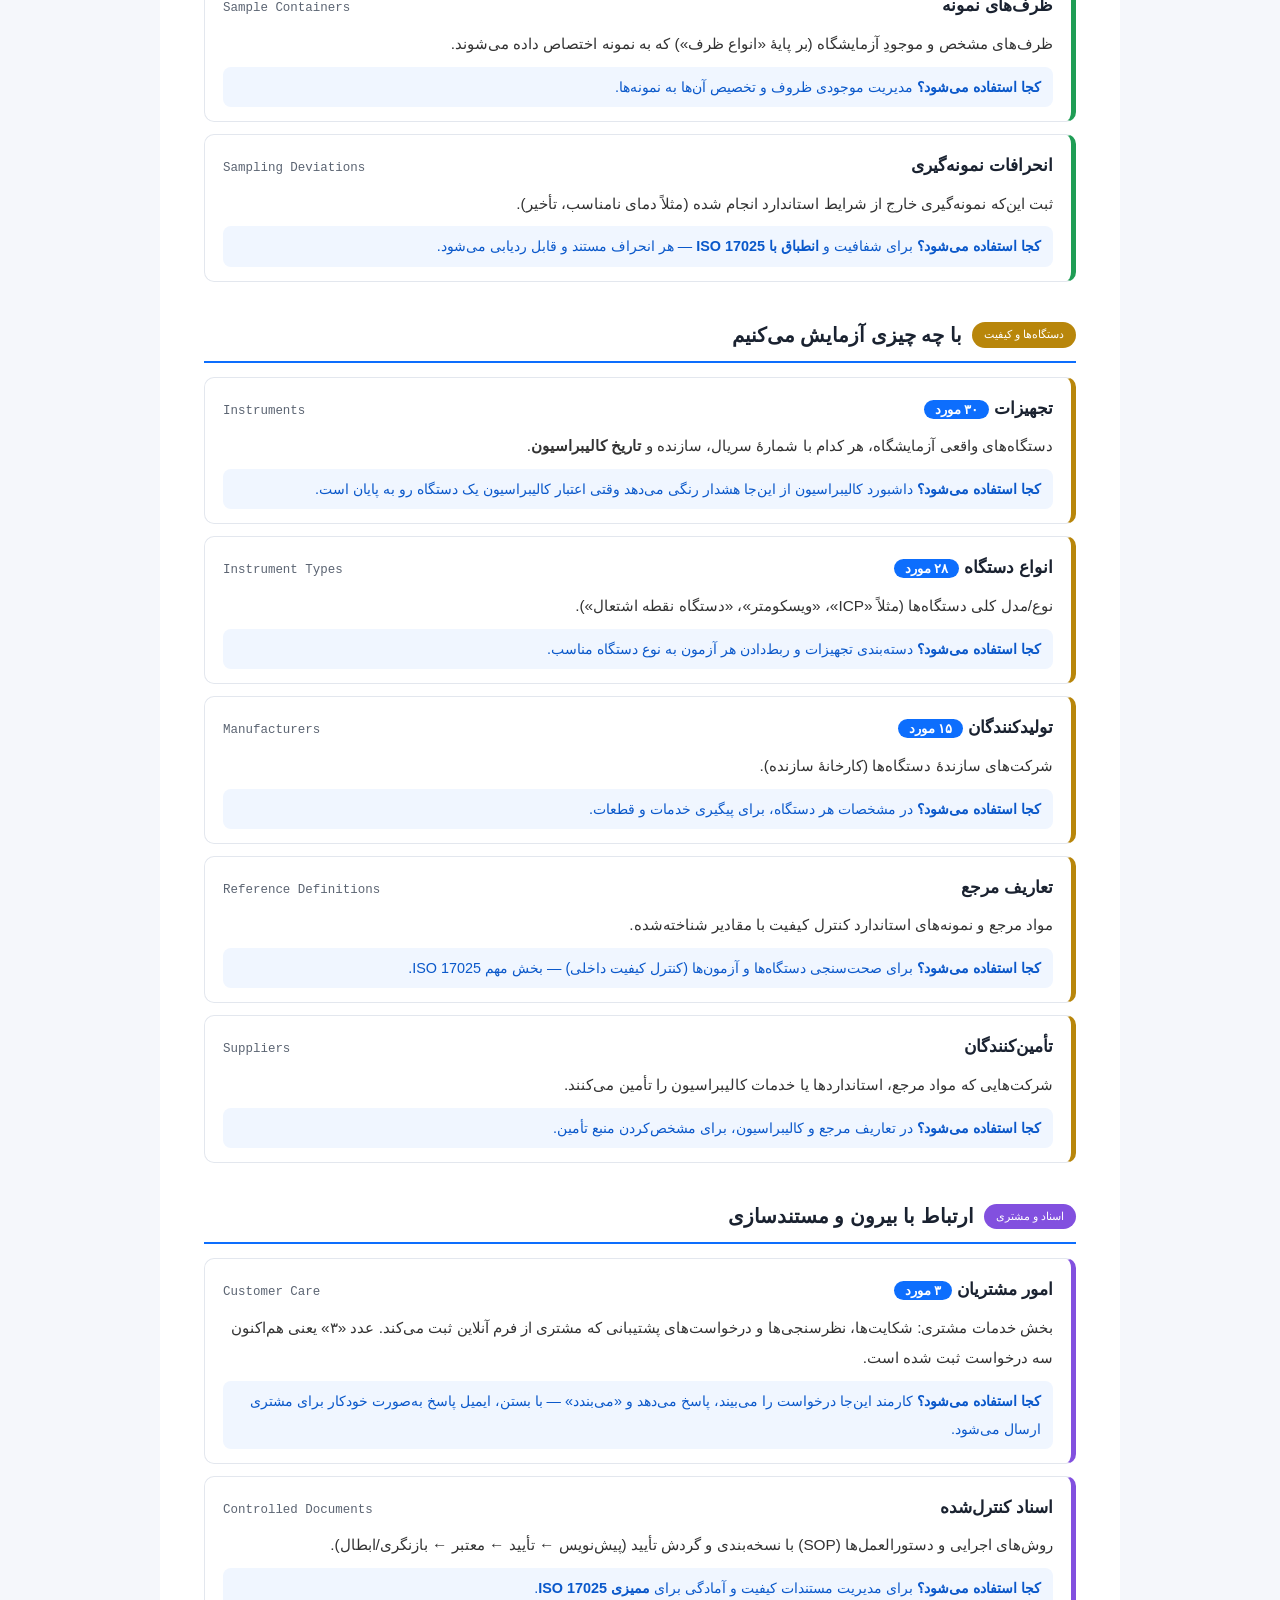
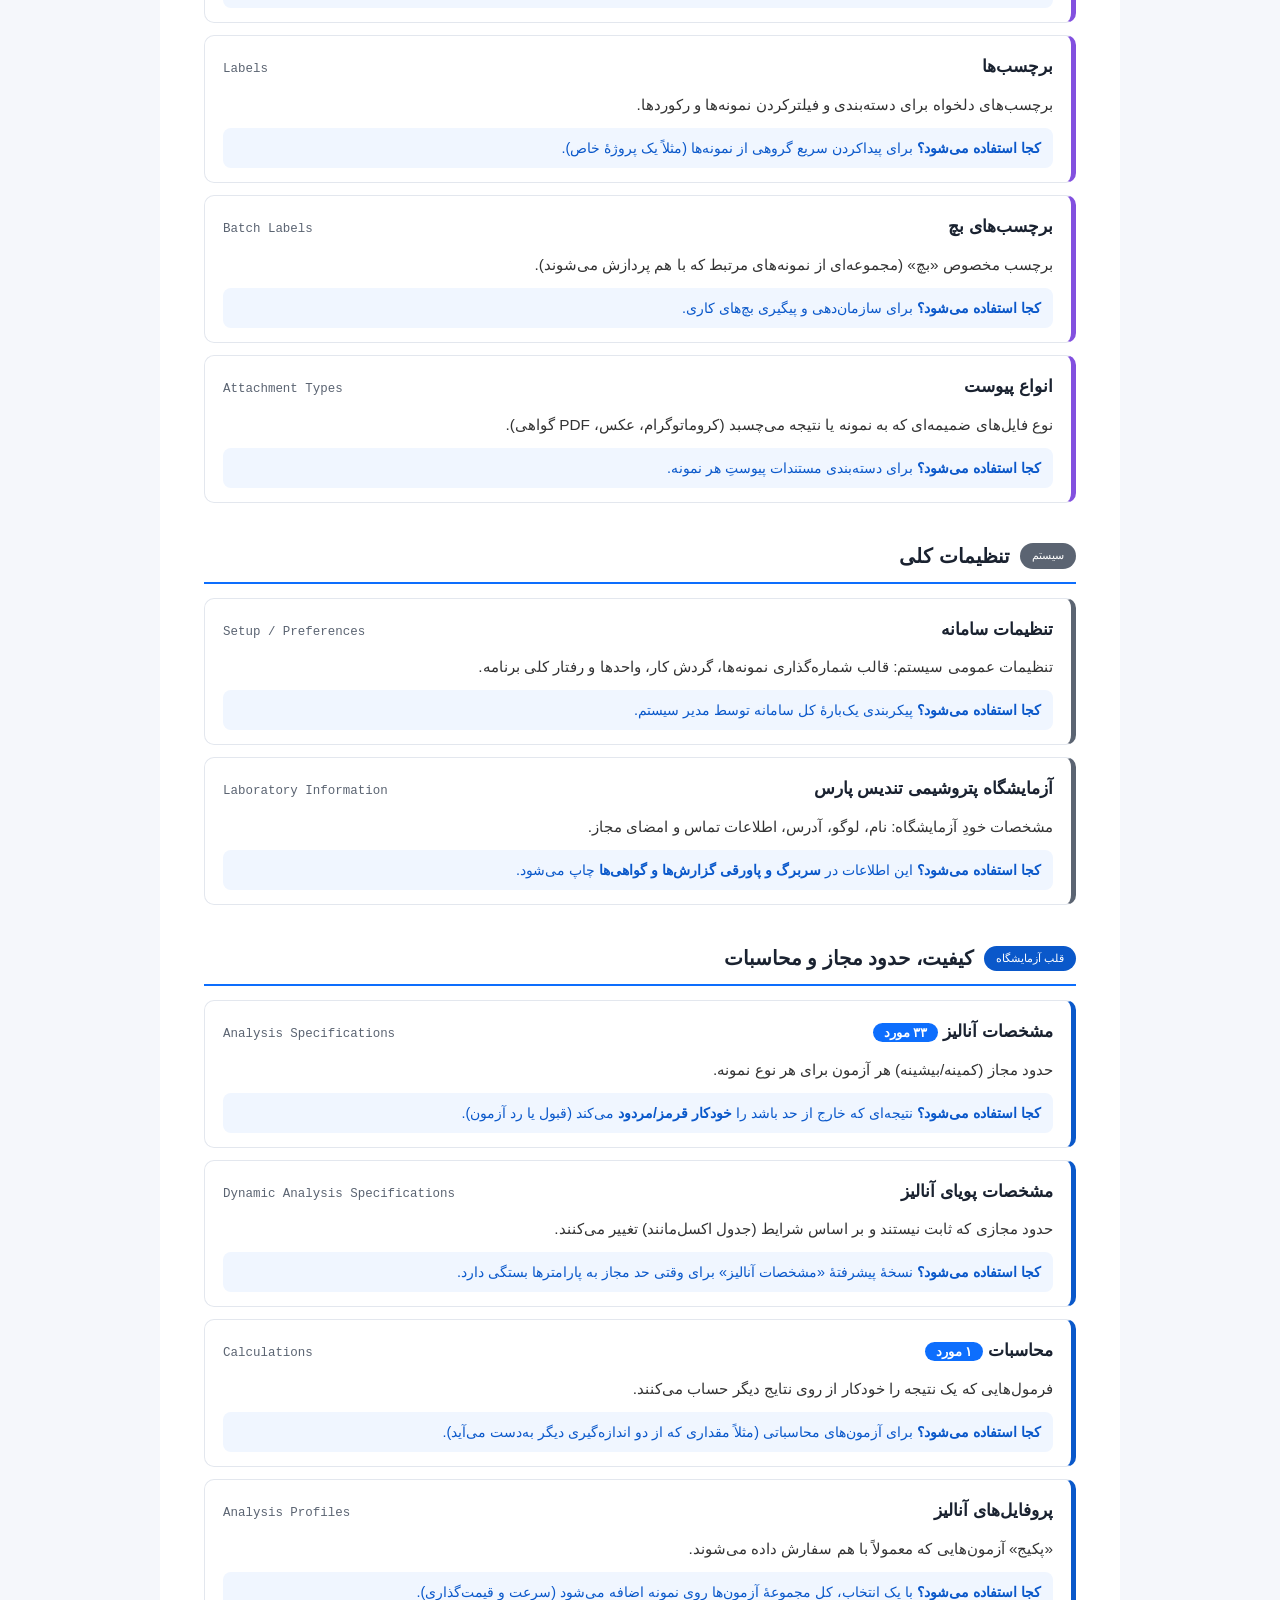
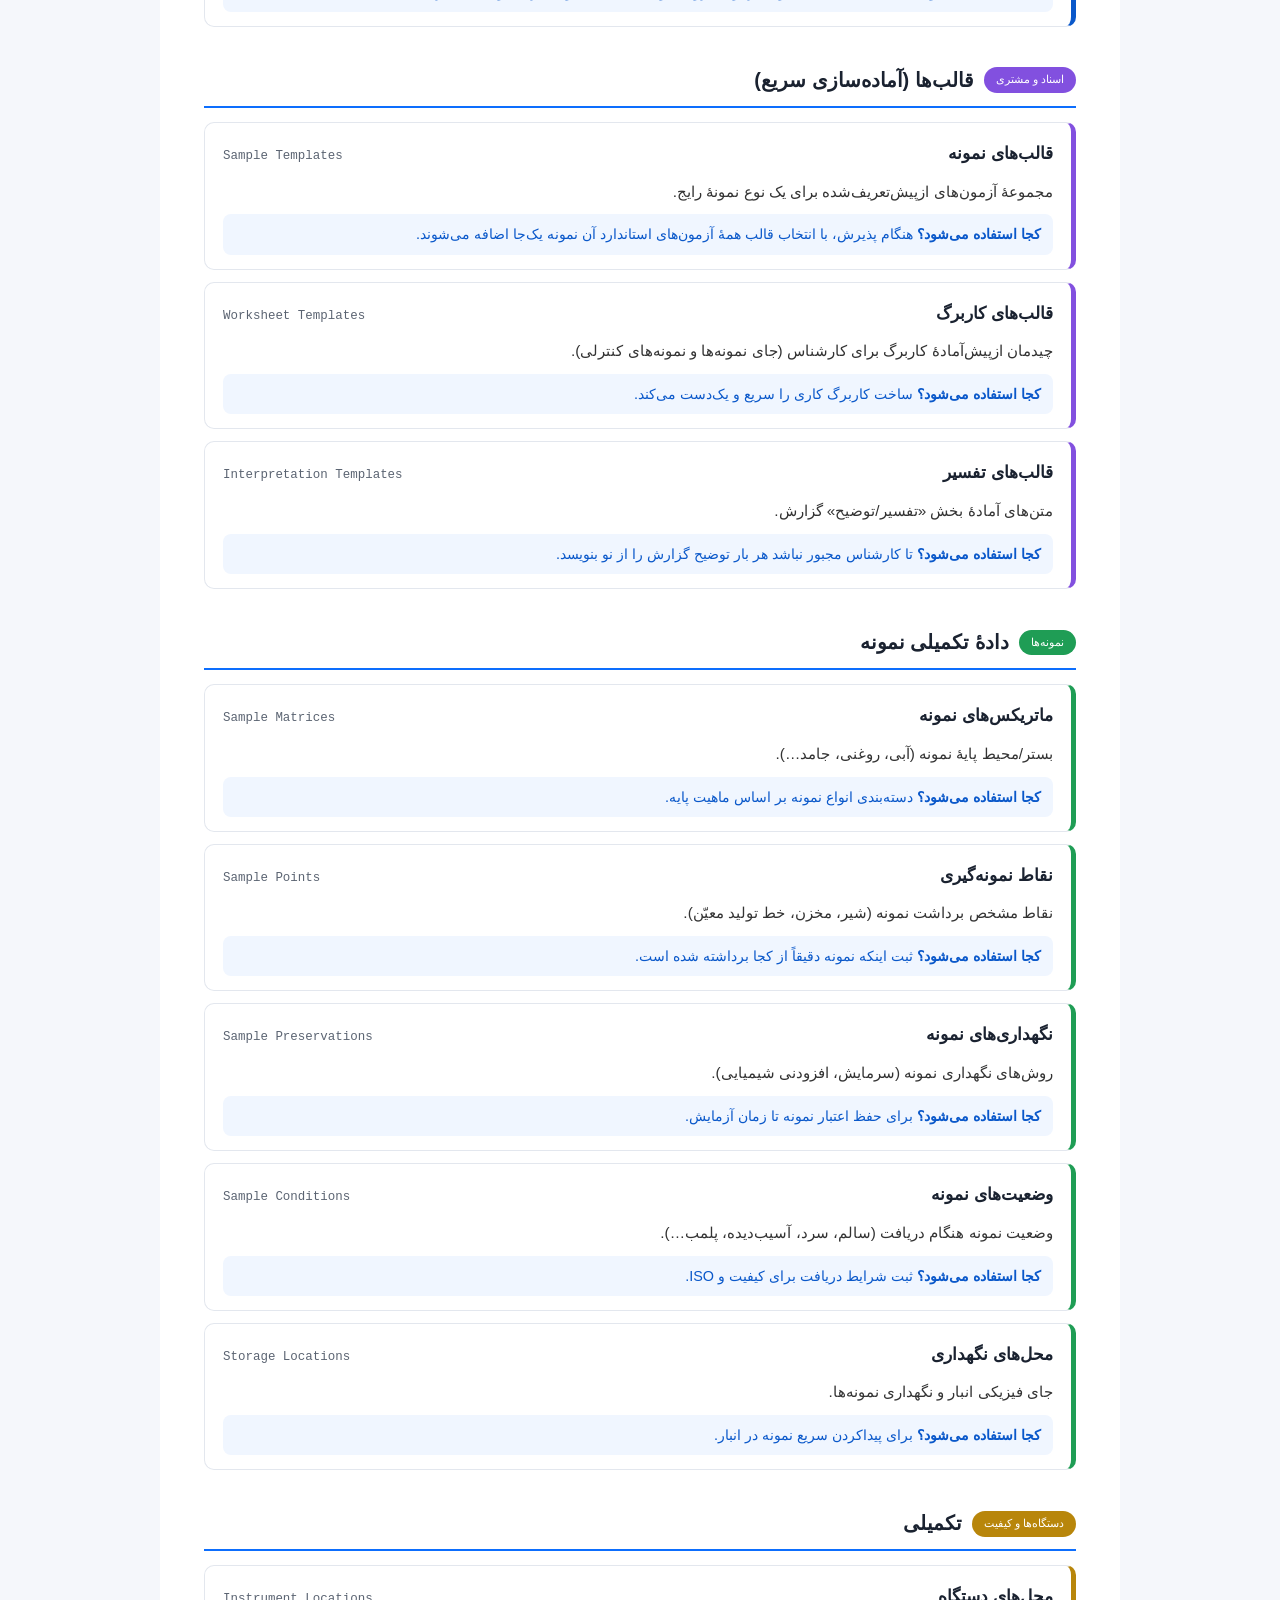
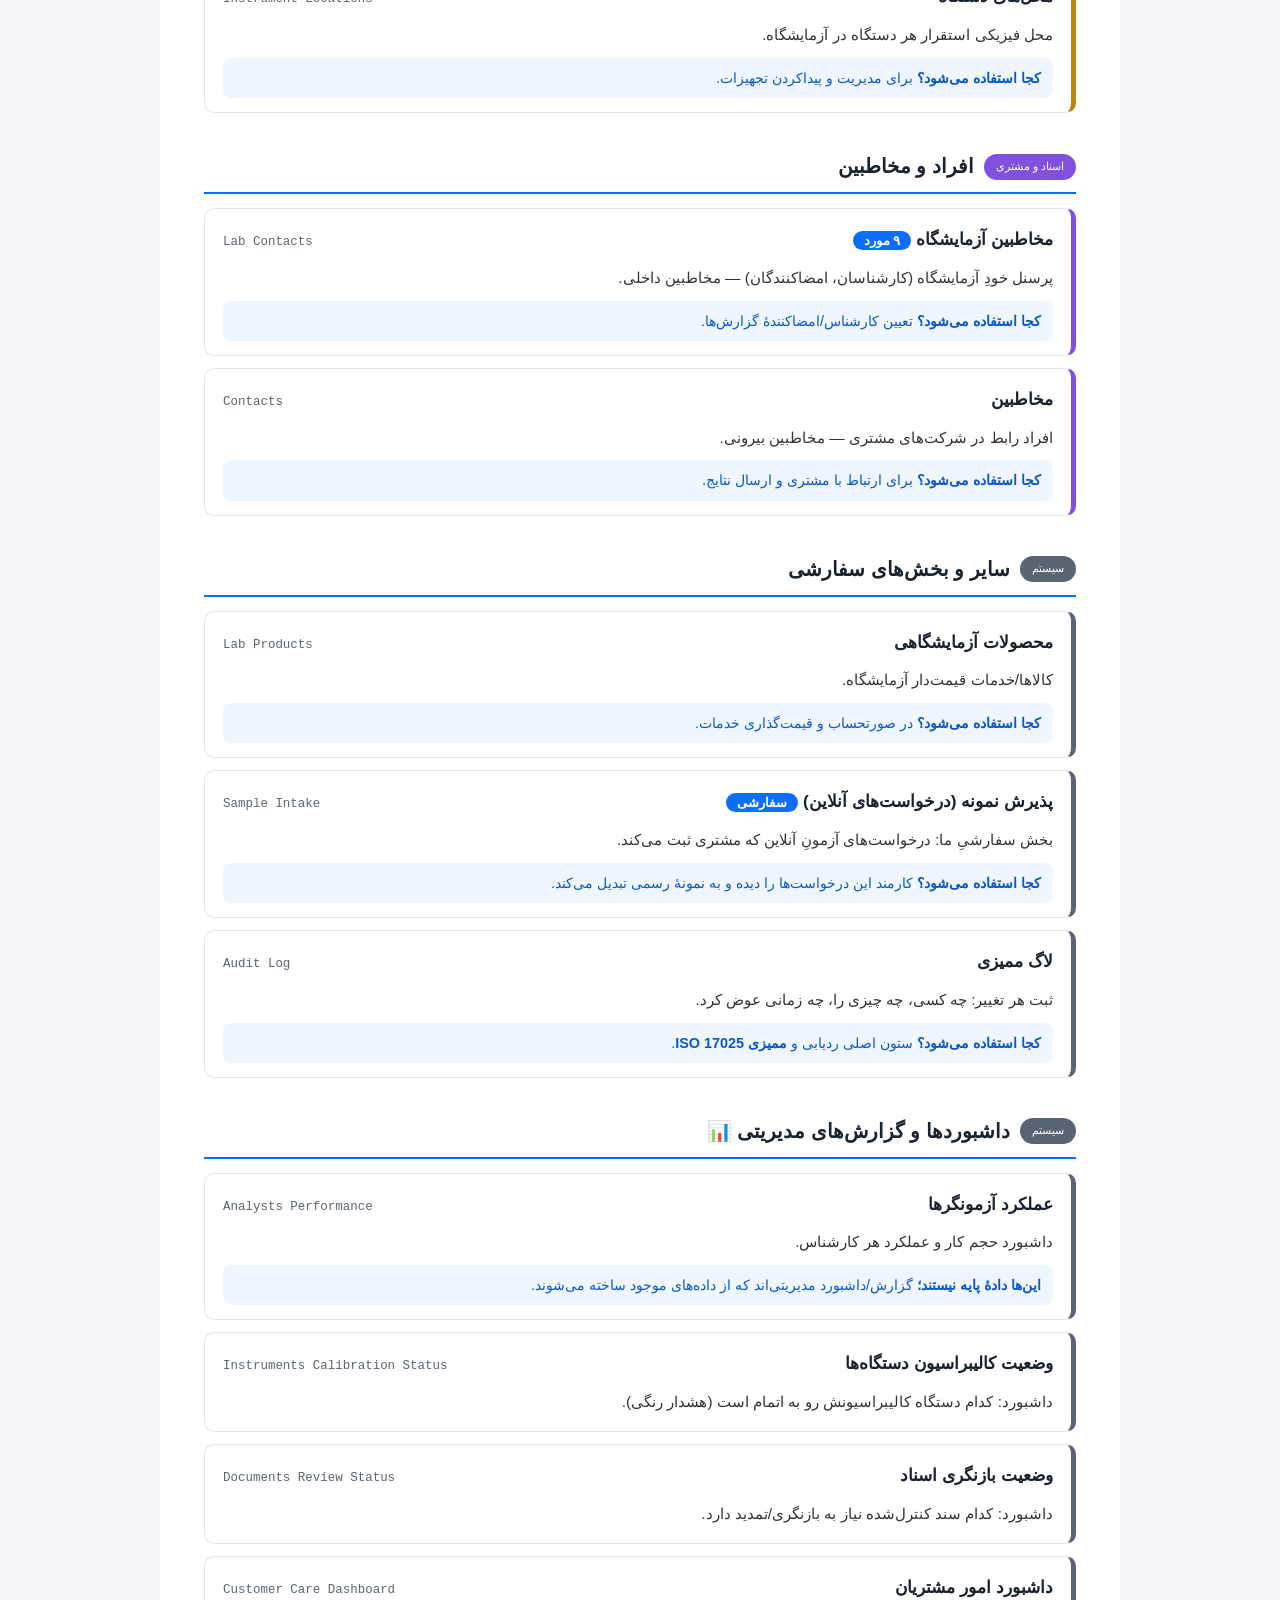
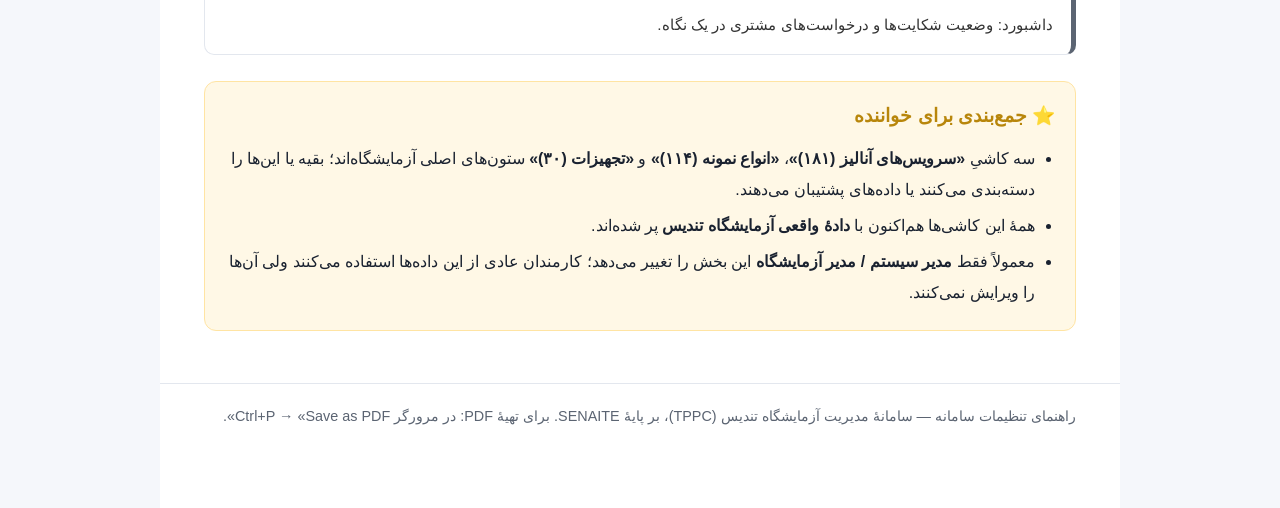
<file: docs/SETUP_TILES_GUIDE.html>
<!doctype html>
<html lang="fa" dir="rtl">
<head>
<meta charset="utf-8"/>
<meta name="viewport" content="width=device-width, initial-scale=1"/>
<title>راهنمای تنظیمات سامانه — آزمایشگاه تندیس</title>
<style>
  :root{
    --brand:#0d6efd;--brand2:#0a58ca;--ink:#1a2230;--muted:#5b6472;
    --line:#e3e7ee;--bg:#f5f7fb;--core:#0a58ca;--sample:#1f9d55;
    --inst:#b8860b;--doc:#8250df;--sys:#5b6472;
  }
  *{box-sizing:border-box;}
  body{font-family:Tahoma,"Segoe UI",Arial,sans-serif;color:var(--ink);
       background:var(--bg);margin:0;line-height:1.95;}
  .page{max-width:960px;margin:0 auto;background:#fff;padding:0 0 60px;}
  .hero{background:linear-gradient(135deg,#0d6efd,#0a58ca);color:#fff;padding:34px 44px;}
  .hero h1{margin:0 0 6px;font-size:1.7rem;}
  .hero p{margin:0;opacity:.95;}
  .wrap{padding:26px 44px;}
  .lead{font-size:1.05rem;background:#eef4ff;border:1px solid #cfe0ff;
        border-radius:12px;padding:16px 18px;margin:0 0 26px;}
  .legend{display:flex;flex-wrap:wrap;gap:10px;margin:0 0 26px;font-size:.88rem;}
  .legend span{display:inline-flex;align-items:center;gap:6px;
        border:1px solid var(--line);border-radius:20px;padding:4px 12px;background:#fbfcfe;}
  .legend .dot{width:11px;height:11px;border-radius:50%;display:inline-block;}
  .d-core{background:var(--core);}.d-sample{background:var(--sample);}
  .d-inst{background:var(--inst);}.d-doc{background:var(--doc);}.d-sys{background:var(--sys);}

  h2{font-size:1.25rem;margin:34px 0 14px;padding-bottom:6px;
     border-bottom:2px solid var(--brand);display:flex;align-items:center;gap:10px;}
  h2 .chip{font-size:.7rem;font-weight:normal;color:#fff;border-radius:20px;
     padding:2px 12px;}
  .sec-core h2 .chip{background:var(--core);}.sec-sample h2 .chip{background:var(--sample);}
  .sec-inst h2 .chip{background:var(--inst);}.sec-doc h2 .chip{background:var(--doc);}
  .sec-sys h2 .chip{background:var(--sys);}

  .tile{border:1px solid var(--line);border-right-width:5px;border-radius:10px;
        padding:14px 18px;margin:12px 0;background:#fff;}
  .sec-core .tile{border-right-color:var(--core);}
  .sec-sample .tile{border-right-color:var(--sample);}
  .sec-inst .tile{border-right-color:var(--inst);}
  .sec-doc .tile{border-right-color:var(--doc);}
  .sec-sys .tile{border-right-color:var(--sys);}
  .tile .th{display:flex;align-items:baseline;justify-content:space-between;
        flex-wrap:wrap;gap:6px;margin-bottom:4px;}
  .tile h3{margin:0;font-size:1.08rem;color:var(--ink);}
  .tile .count{font-size:.8rem;color:#fff;background:var(--brand);border-radius:20px;
        padding:2px 11px;font-weight:bold;}
  .tile .en{font-size:.78rem;color:var(--muted);direction:ltr;font-family:Consolas,monospace;}
  .tile p{margin:6px 0 0;color:#333;font-size:.96rem;}
  .tile .use{margin:8px 0 0;font-size:.9rem;color:#0a58ca;background:#f0f6ff;
        border-radius:8px;padding:6px 12px;}
  .tile .use b{color:#0a58ca;}

  .pillars{background:#fff8e6;border:1px solid #ffe4a3;border-radius:12px;
        padding:16px 20px;margin:26px 0;}
  .pillars h3{margin:0 0 8px;color:var(--inst);}
  .pillars ul{margin:0;padding-right:20px;}.pillars li{margin:5px 0;}

  footer{padding:18px 44px;color:var(--muted);font-size:.9rem;border-top:1px solid var(--line);}
  @media print{
    body{background:#fff;}
    .hero,.tile .count,.tile .use,.legend span,h2 .chip{-webkit-print-color-adjust:exact;print-color-adjust:exact;}
    .tile,h2,.pillars li{page-break-inside:avoid;}
  }
</style>
</head>
<body>
<div class="page">

  <div class="hero">
    <h1>راهنمای «تنظیمات سامانه»</h1>
    <p>سامانهٔ مدیریت آزمایشگاه تندیس (LIMS) — هر کاشی چیست و به چه کار می‌آید</p>
  </div>

  <div class="wrap">

    <div class="lead">
      صفحهٔ <b>«تنظیمات سامانه»</b> جایی است که ساختار و دادهٔ پایهٔ آزمایشگاه تعریف می‌شود؛
      یعنی «مغز» سیستم. بقیهٔ بخش‌ها (پذیرش نمونه، ثبت نتیجه، گزارش‌گیری) از همین داده‌ها
      استفاده می‌کنند. این راهنما <b>هر ۴۲ کاشی</b> را به‌زبان ساده معرفی می‌کند. رنگ حاشیهٔ هر
      کارت نشان می‌دهد به کدام گروه تعلق دارد.
    </div>

    <div class="legend">
      <span><i class="dot d-core"></i> قلب آزمایشگاه</span>
      <span><i class="dot d-sample"></i> نمونه‌ها</span>
      <span><i class="dot d-inst"></i> دستگاه‌ها و کیفیت</span>
      <span><i class="dot d-doc"></i> اسناد و مشتری</span>
      <span><i class="dot d-sys"></i> سیستم</span>
    </div>

    <!-- ===================== CORE ===================== -->
    <section class="sec-core">
    <h2><span class="chip">قلب آزمایشگاه</span> چه چیزی را آزمایش می‌کنیم</h2>

    <div class="tile">
      <div class="th"><h3>سرویس‌های آنالیز <span class="count">۱۸۱ مورد</span></h3>
        <span class="en">Analysis Services</span></div>
      <p>مهم‌ترین بخش سامانه. فهرست کامل تمام آزمون‌هایی که آزمایشگاه انجام می‌دهد — مانند
      گرانروی، نقطه اشتعال، خاکستر سولفاته، عدد اسیدی — همراه با <b>استاندارد ASTM</b>، واحد
      اندازه‌گیری، روش انجام، قیمت و حدود مجاز.</p>
      <div class="use"><b>کجا استفاده می‌شود؟</b> هر آزمونی که روی نمونه ثبت می‌کنید و هر برگهٔ
      نتیجه‌ای که صادر می‌شود، از این فهرست می‌آید. همان چک‌باکس‌هایی که مشتری در فرم درخواست می‌بیند.</div>
    </div>

    <div class="tile">
      <div class="th"><h3>دسته‌های آنالیز <span class="count">۶ مورد</span></h3>
        <span class="en">Analysis Categories</span></div>
      <p>آزمون‌ها را در ۶ دستهٔ اصلی آزمایشگاه گروه‌بندی می‌کند: روغن، نفت خام، قیر، گریس،
      هیدروکربن و ضدیخ.</p>
      <div class="use"><b>کجا استفاده می‌شود؟</b> برای مرتب‌کردن آزمون‌ها در فرم‌ها و گزارش‌ها؛
      همین دسته‌ها چک‌باکس‌های فرم مشتری را گروه‌بندی می‌کنند.</div>
    </div>

    <div class="tile">
      <div class="th"><h3>زیرگروه‌ها</h3><span class="en">Sub-groups</span></div>
      <p>تقسیم‌بندی ریزتر داخل یک دسته (مثلاً «فلزات سنگین» یا «خواص فیزیکی» درون یک دسته).</p>
      <div class="use"><b>کجا استفاده می‌شود؟</b> برای چیدمان مرتب‌تر نتایج مرتبط، کنار هم در گزارش.</div>
    </div>

    <div class="tile">
      <div class="th"><h3>دپارتمان‌های آزمایشگاه <span class="count">۶ مورد</span></h3>
        <span class="en">Lab Departments</span></div>
      <p>بخش‌های فیزیکی/سازمانی آزمایشگاه. هر آزمون به یک دپارتمان مسئول وصل می‌شود.</p>
      <div class="use"><b>کجا استفاده می‌شود؟</b> برای مشخص‌کردن مسئولیت هر بخش و گرفتن آمار
      عملکرد به‌تفکیک دپارتمان.</div>
    </div>
    </section>

    <!-- ===================== SAMPLES ===================== -->
    <section class="sec-sample">
    <h2><span class="chip">نمونه‌ها</span> نمونه چه شکلی است</h2>

    <div class="tile">
      <div class="th"><h3>انواع نمونه <span class="count">۱۱۴ مورد</span></h3>
        <span class="en">Sample Types</span></div>
      <p>نوع مادهٔ ارسالی مشتری: روغن موتور، نفت خام، قیر، گازوئیل، ضدیخ و… .</p>
      <div class="use"><b>کجا استفاده می‌شود؟</b> هنگام پذیرش نمونه، اول نوع نمونه انتخاب می‌شود
      تا آزمون‌های مرتبط پیشنهاد شوند.</div>
    </div>

    <div class="tile">
      <div class="th"><h3>انواع ظرف</h3><span class="en">Container Types</span></div>
      <p>نوع ظرفی که نمونه در آن می‌آید (بطری شیشه‌ای، بشکه، ظرف پلاستیکی) و حجم آن.</p>
      <div class="use"><b>کجا استفاده می‌شود؟</b> برای ثبت و ردیابی فیزیکی نمونه در انبار.</div>
    </div>

    <div class="tile">
      <div class="th"><h3>ظرف‌های نمونه</h3><span class="en">Sample Containers</span></div>
      <p>ظرف‌های مشخص و موجودِ آزمایشگاه (بر پایهٔ «انواع ظرف») که به نمونه اختصاص داده می‌شوند.</p>
      <div class="use"><b>کجا استفاده می‌شود؟</b> مدیریت موجودی ظروف و تخصیص آن‌ها به نمونه‌ها.</div>
    </div>

    <div class="tile">
      <div class="th"><h3>انحرافات نمونه‌گیری</h3><span class="en">Sampling Deviations</span></div>
      <p>ثبت این‌که نمونه‌گیری خارج از شرایط استاندارد انجام شده (مثلاً دمای نامناسب، تأخیر).</p>
      <div class="use"><b>کجا استفاده می‌شود؟</b> برای شفافیت و <b>انطباق با ISO 17025</b> — هر انحراف
      مستند و قابل ردیابی می‌شود.</div>
    </div>
    </section>

    <!-- ===================== INSTRUMENTS ===================== -->
    <section class="sec-inst">
    <h2><span class="chip">دستگاه‌ها و کیفیت</span> با چه چیزی آزمایش می‌کنیم</h2>

    <div class="tile">
      <div class="th"><h3>تجهیزات <span class="count">۳۰ مورد</span></h3>
        <span class="en">Instruments</span></div>
      <p>دستگاه‌های واقعی آزمایشگاه، هر کدام با شمارهٔ سریال، سازنده و <b>تاریخ کالیبراسیون</b>.</p>
      <div class="use"><b>کجا استفاده می‌شود؟</b> داشبورد کالیبراسیون از این‌جا هشدار رنگی می‌دهد
      وقتی اعتبار کالیبراسیون یک دستگاه رو به پایان است.</div>
    </div>

    <div class="tile">
      <div class="th"><h3>انواع دستگاه <span class="count">۲۸ مورد</span></h3>
        <span class="en">Instrument Types</span></div>
      <p>نوع/مدل کلی دستگاه‌ها (مثلاً «ICP»، «ویسکومتر»، «دستگاه نقطه اشتعال»).</p>
      <div class="use"><b>کجا استفاده می‌شود؟</b> دسته‌بندی تجهیزات و ربط‌دادن هر آزمون به نوع
      دستگاه مناسب.</div>
    </div>

    <div class="tile">
      <div class="th"><h3>تولیدکنندگان <span class="count">۱۵ مورد</span></h3>
        <span class="en">Manufacturers</span></div>
      <p>شرکت‌های سازندهٔ دستگاه‌ها (کارخانهٔ سازنده).</p>
      <div class="use"><b>کجا استفاده می‌شود؟</b> در مشخصات هر دستگاه، برای پیگیری خدمات و قطعات.</div>
    </div>

    <div class="tile">
      <div class="th"><h3>تعاریف مرجع</h3><span class="en">Reference Definitions</span></div>
      <p>مواد مرجع و نمونه‌های استاندارد کنترل کیفیت با مقادیر شناخته‌شده.</p>
      <div class="use"><b>کجا استفاده می‌شود؟</b> برای صحت‌سنجی دستگاه‌ها و آزمون‌ها (کنترل کیفیت
      داخلی) — بخش مهم ISO 17025.</div>
    </div>

    <div class="tile">
      <div class="th"><h3>تأمین‌کنندگان</h3><span class="en">Suppliers</span></div>
      <p>شرکت‌هایی که مواد مرجع، استانداردها یا خدمات کالیبراسیون را تأمین می‌کنند.</p>
      <div class="use"><b>کجا استفاده می‌شود؟</b> در تعاریف مرجع و کالیبراسیون، برای مشخص‌کردن
      منبع تأمین.</div>
    </div>
    </section>

    <!-- ===================== DOCS & CUSTOMER ===================== -->
    <section class="sec-doc">
    <h2><span class="chip">اسناد و مشتری</span> ارتباط با بیرون و مستندسازی</h2>

    <div class="tile">
      <div class="th"><h3>امور مشتریان <span class="count">۳ مورد</span></h3>
        <span class="en">Customer Care</span></div>
      <p>بخش خدمات مشتری: شکایت‌ها، نظرسنجی‌ها و درخواست‌های پشتیبانی که مشتری از فرم آنلاین
      ثبت می‌کند. عدد «۳» یعنی هم‌اکنون سه درخواست ثبت شده است.</p>
      <div class="use"><b>کجا استفاده می‌شود؟</b> کارمند این‌جا درخواست را می‌بیند، پاسخ می‌دهد و
      «می‌بندد» — با بستن، ایمیل پاسخ به‌صورت خودکار برای مشتری ارسال می‌شود.</div>
    </div>

    <div class="tile">
      <div class="th"><h3>اسناد کنترل‌شده</h3><span class="en">Controlled Documents</span></div>
      <p>روش‌های اجرایی و دستورالعمل‌ها (SOP) با نسخه‌بندی و گردش تأیید
      (پیش‌نویس ← تأیید ← معتبر ← بازنگری/ابطال).</p>
      <div class="use"><b>کجا استفاده می‌شود؟</b> برای مدیریت مستندات کیفیت و آمادگی برای
      <b>ممیزی ISO 17025</b>.</div>
    </div>

    <div class="tile">
      <div class="th"><h3>برچسب‌ها</h3><span class="en">Labels</span></div>
      <p>برچسب‌های دلخواه برای دسته‌بندی و فیلترکردن نمونه‌ها و رکوردها.</p>
      <div class="use"><b>کجا استفاده می‌شود؟</b> برای پیداکردن سریع گروهی از نمونه‌ها (مثلاً یک
      پروژهٔ خاص).</div>
    </div>

    <div class="tile">
      <div class="th"><h3>برچسب‌های بچ</h3><span class="en">Batch Labels</span></div>
      <p>برچسب مخصوص «بچ» (مجموعه‌ای از نمونه‌های مرتبط که با هم پردازش می‌شوند).</p>
      <div class="use"><b>کجا استفاده می‌شود؟</b> برای سازمان‌دهی و پیگیری بچ‌های کاری.</div>
    </div>

    <div class="tile">
      <div class="th"><h3>انواع پیوست</h3><span class="en">Attachment Types</span></div>
      <p>نوع فایل‌های ضمیمه‌ای که به نمونه یا نتیجه می‌چسبد (کروماتوگرام، عکس، PDF گواهی).</p>
      <div class="use"><b>کجا استفاده می‌شود؟</b> برای دسته‌بندی مستندات پیوستِ هر نمونه.</div>
    </div>
    </section>

    <!-- ===================== SYSTEM ===================== -->
    <section class="sec-sys">
    <h2><span class="chip">سیستم</span> تنظیمات کلی</h2>

    <div class="tile">
      <div class="th"><h3>تنظیمات سامانه</h3><span class="en">Setup / Preferences</span></div>
      <p>تنظیمات عمومی سیستم: قالب شماره‌گذاری نمونه‌ها، گردش کار، واحدها و رفتار کلی برنامه.</p>
      <div class="use"><b>کجا استفاده می‌شود؟</b> پیکربندی یک‌بارهٔ کل سامانه توسط مدیر سیستم.</div>
    </div>

    <div class="tile">
      <div class="th"><h3>آزمایشگاه پتروشیمی تندیس پارس</h3><span class="en">Laboratory Information</span></div>
      <p>مشخصات خودِ آزمایشگاه: نام، لوگو، آدرس، اطلاعات تماس و امضای مجاز.</p>
      <div class="use"><b>کجا استفاده می‌شود؟</b> این اطلاعات در <b>سربرگ و پاورقی گزارش‌ها و
      گواهی‌ها</b> چاپ می‌شود.</div>
    </div>
    </section>

    <!-- ===================== SPECS & CALC ===================== -->
    <section class="sec-core">
    <h2><span class="chip">قلب آزمایشگاه</span> کیفیت، حدود مجاز و محاسبات</h2>

    <div class="tile">
      <div class="th"><h3>مشخصات آنالیز <span class="count">۳۳ مورد</span></h3>
        <span class="en">Analysis Specifications</span></div>
      <p>حدود مجاز (کمینه/بیشینه) هر آزمون برای هر نوع نمونه.</p>
      <div class="use"><b>کجا استفاده می‌شود؟</b> نتیجه‌ای که خارج از حد باشد را <b>خودکار
      قرمز/مردود</b> می‌کند (قبول یا رد آزمون).</div>
    </div>

    <div class="tile">
      <div class="th"><h3>مشخصات پویای آنالیز</h3><span class="en">Dynamic Analysis Specifications</span></div>
      <p>حدود مجازی که ثابت نیستند و بر اساس شرایط (جدول اکسل‌مانند) تغییر می‌کنند.</p>
      <div class="use"><b>کجا استفاده می‌شود؟</b> نسخهٔ پیشرفتهٔ «مشخصات آنالیز» برای وقتی حد مجاز
      به پارامترها بستگی دارد.</div>
    </div>

    <div class="tile">
      <div class="th"><h3>محاسبات <span class="count">۱ مورد</span></h3>
        <span class="en">Calculations</span></div>
      <p>فرمول‌هایی که یک نتیجه را خودکار از روی نتایج دیگر حساب می‌کنند.</p>
      <div class="use"><b>کجا استفاده می‌شود؟</b> برای آزمون‌های محاسباتی (مثلاً مقداری که از دو
      اندازه‌گیری دیگر به‌دست می‌آید).</div>
    </div>

    <div class="tile">
      <div class="th"><h3>پروفایل‌های آنالیز</h3><span class="en">Analysis Profiles</span></div>
      <p>«پکیج» آزمون‌هایی که معمولاً با هم سفارش داده می‌شوند.</p>
      <div class="use"><b>کجا استفاده می‌شود؟</b> با یک انتخاب، کل مجموعهٔ آزمون‌ها روی نمونه
      اضافه می‌شود (سرعت و قیمت‌گذاری).</div>
    </div>
    </section>

    <!-- ===================== TEMPLATES ===================== -->
    <section class="sec-doc">
    <h2><span class="chip">اسناد و مشتری</span> قالب‌ها (آماده‌سازی سریع)</h2>

    <div class="tile">
      <div class="th"><h3>قالب‌های نمونه</h3><span class="en">Sample Templates</span></div>
      <p>مجموعهٔ آزمون‌های ازپیش‌تعریف‌شده برای یک نوع نمونهٔ رایج.</p>
      <div class="use"><b>کجا استفاده می‌شود؟</b> هنگام پذیرش، با انتخاب قالب همهٔ آزمون‌های
      استاندارد آن نمونه یک‌جا اضافه می‌شوند.</div>
    </div>

    <div class="tile">
      <div class="th"><h3>قالب‌های کاربرگ</h3><span class="en">Worksheet Templates</span></div>
      <p>چیدمان ازپیش‌آمادهٔ کاربرگ برای کارشناس (جای نمونه‌ها و نمونه‌های کنترلی).</p>
      <div class="use"><b>کجا استفاده می‌شود؟</b> ساخت کاربرگ کاری را سریع و یک‌دست می‌کند.</div>
    </div>

    <div class="tile">
      <div class="th"><h3>قالب‌های تفسیر</h3><span class="en">Interpretation Templates</span></div>
      <p>متن‌های آمادهٔ بخش «تفسیر/توضیح» گزارش.</p>
      <div class="use"><b>کجا استفاده می‌شود؟</b> تا کارشناس مجبور نباشد هر بار توضیح گزارش را از
      نو بنویسد.</div>
    </div>
    </section>

    <!-- ===================== SAMPLE EXTRA ===================== -->
    <section class="sec-sample">
    <h2><span class="chip">نمونه‌ها</span> دادهٔ تکمیلی نمونه</h2>

    <div class="tile">
      <div class="th"><h3>ماتریکس‌های نمونه</h3><span class="en">Sample Matrices</span></div>
      <p>بستر/محیط پایهٔ نمونه (آبی، روغنی، جامد…).</p>
      <div class="use"><b>کجا استفاده می‌شود؟</b> دسته‌بندی انواع نمونه بر اساس ماهیت پایه.</div>
    </div>

    <div class="tile">
      <div class="th"><h3>نقاط نمونه‌گیری</h3><span class="en">Sample Points</span></div>
      <p>نقاط مشخص برداشت نمونه (شیر، مخزن، خط تولید معیّن).</p>
      <div class="use"><b>کجا استفاده می‌شود؟</b> ثبت اینکه نمونه دقیقاً از کجا برداشته شده است.</div>
    </div>

    <div class="tile">
      <div class="th"><h3>نگهداری‌های نمونه</h3><span class="en">Sample Preservations</span></div>
      <p>روش‌های نگهداری نمونه (سرمایش، افزودنی شیمیایی).</p>
      <div class="use"><b>کجا استفاده می‌شود؟</b> برای حفظ اعتبار نمونه تا زمان آزمایش.</div>
    </div>

    <div class="tile">
      <div class="th"><h3>وضعیت‌های نمونه</h3><span class="en">Sample Conditions</span></div>
      <p>وضعیت نمونه هنگام دریافت (سالم، سرد، آسیب‌دیده، پلمب…).</p>
      <div class="use"><b>کجا استفاده می‌شود؟</b> ثبت شرایط دریافت برای کیفیت و ISO.</div>
    </div>

    <div class="tile">
      <div class="th"><h3>محل‌های نگهداری</h3><span class="en">Storage Locations</span></div>
      <p>جای فیزیکی انبار و نگهداری نمونه‌ها.</p>
      <div class="use"><b>کجا استفاده می‌شود؟</b> برای پیداکردن سریع نمونه در انبار.</div>
    </div>
    </section>

    <!-- ===================== INSTRUMENT EXTRA ===================== -->
    <section class="sec-inst">
    <h2><span class="chip">دستگاه‌ها و کیفیت</span> تکمیلی</h2>

    <div class="tile">
      <div class="th"><h3>محل‌های دستگاه</h3><span class="en">Instrument Locations</span></div>
      <p>محل فیزیکی استقرار هر دستگاه در آزمایشگاه.</p>
      <div class="use"><b>کجا استفاده می‌شود؟</b> برای مدیریت و پیداکردن تجهیزات.</div>
    </div>
    </section>

    <!-- ===================== PEOPLE ===================== -->
    <section class="sec-doc">
    <h2><span class="chip">اسناد و مشتری</span> افراد و مخاطبین</h2>

    <div class="tile">
      <div class="th"><h3>مخاطبین آزمایشگاه <span class="count">۹ مورد</span></h3>
        <span class="en">Lab Contacts</span></div>
      <p>پرسنل خودِ آزمایشگاه (کارشناسان، امضاکنندگان) — مخاطبین داخلی.</p>
      <div class="use"><b>کجا استفاده می‌شود؟</b> تعیین کارشناس/امضاکنندهٔ گزارش‌ها.</div>
    </div>

    <div class="tile">
      <div class="th"><h3>مخاطبین</h3><span class="en">Contacts</span></div>
      <p>افراد رابط در شرکت‌های مشتری — مخاطبین بیرونی.</p>
      <div class="use"><b>کجا استفاده می‌شود؟</b> برای ارتباط با مشتری و ارسال نتایج.</div>
    </div>
    </section>

    <!-- ===================== SYSTEM EXTRA / CUSTOM ===================== -->
    <section class="sec-sys">
    <h2><span class="chip">سیستم</span> سایر و بخش‌های سفارشی</h2>

    <div class="tile">
      <div class="th"><h3>محصولات آزمایشگاهی</h3><span class="en">Lab Products</span></div>
      <p>کالاها/خدمات قیمت‌دار آزمایشگاه.</p>
      <div class="use"><b>کجا استفاده می‌شود؟</b> در صورتحساب و قیمت‌گذاری خدمات.</div>
    </div>

    <div class="tile">
      <div class="th"><h3>پذیرش نمونه (درخواست‌های آنلاین) <span class="count">سفارشی</span></h3>
        <span class="en">Sample Intake</span></div>
      <p>بخش سفارشیِ ما: درخواست‌های آزمونِ آنلاین که مشتری ثبت می‌کند.</p>
      <div class="use"><b>کجا استفاده می‌شود؟</b> کارمند این درخواست‌ها را دیده و به نمونهٔ رسمی
      تبدیل می‌کند.</div>
    </div>

    <div class="tile">
      <div class="th"><h3>لاگ ممیزی</h3><span class="en">Audit Log</span></div>
      <p>ثبت هر تغییر: چه کسی، چه چیزی را، چه زمانی عوض کرد.</p>
      <div class="use"><b>کجا استفاده می‌شود؟</b> ستون اصلی ردیابی و <b>ممیزی ISO 17025</b>.</div>
    </div>
    </section>

    <!-- ===================== DASHBOARDS ===================== -->
    <section class="sec-sys">
    <h2><span class="chip">سیستم</span> داشبوردها و گزارش‌های مدیریتی 📊</h2>

    <div class="tile">
      <div class="th"><h3>عملکرد آزمونگرها</h3><span class="en">Analysts Performance</span></div>
      <p>داشبورد حجم کار و عملکرد هر کارشناس.</p>
      <div class="use"><b>این‌ها دادهٔ پایه نیستند؛</b> گزارش/داشبورد مدیریتی‌اند که از داده‌های
      موجود ساخته می‌شوند.</div>
    </div>

    <div class="tile">
      <div class="th"><h3>وضعیت کالیبراسیون دستگاه‌ها</h3><span class="en">Instruments Calibration Status</span></div>
      <p>داشبورد: کدام دستگاه کالیبراسیونش رو به اتمام است (هشدار رنگی).</p>
    </div>

    <div class="tile">
      <div class="th"><h3>وضعیت بازنگری اسناد</h3><span class="en">Documents Review Status</span></div>
      <p>داشبورد: کدام سند کنترل‌شده نیاز به بازنگری/تمدید دارد.</p>
    </div>

    <div class="tile">
      <div class="th"><h3>داشبورد امور مشتریان</h3><span class="en">Customer Care Dashboard</span></div>
      <p>داشبورد: وضعیت شکایت‌ها و درخواست‌های مشتری در یک نگاه.</p>
    </div>
    </section>

    <div class="pillars">
      <h3>⭐ جمع‌بندی برای خواننده</h3>
      <ul>
        <li>سه کاشیِ <b>«سرویس‌های آنالیز (۱۸۱)»</b>، <b>«انواع نمونه (۱۱۴)»</b> و
        <b>«تجهیزات (۳۰)»</b> ستون‌های اصلی آزمایشگاه‌اند؛ بقیه یا این‌ها را دسته‌بندی می‌کنند
        یا داده‌های پشتیبان می‌دهند.</li>
        <li>همهٔ این کاشی‌ها هم‌اکنون با <b>دادهٔ واقعی آزمایشگاه تندیس</b> پر شده‌اند.</li>
        <li>معمولاً فقط <b>مدیر سیستم / مدیر آزمایشگاه</b> این بخش را تغییر می‌دهد؛ کارمندان
        عادی از این داده‌ها استفاده می‌کنند ولی آن‌ها را ویرایش نمی‌کنند.</li>
      </ul>
    </div>

  </div>

  <footer>
    راهنمای تنظیمات سامانه — سامانهٔ مدیریت آزمایشگاه تندیس (TPPC)، بر پایهٔ SENAITE.
    برای تهیهٔ PDF: در مرورگر Ctrl+P → «Save as PDF».
  </footer>

</div>
</body>
</html>
</file>
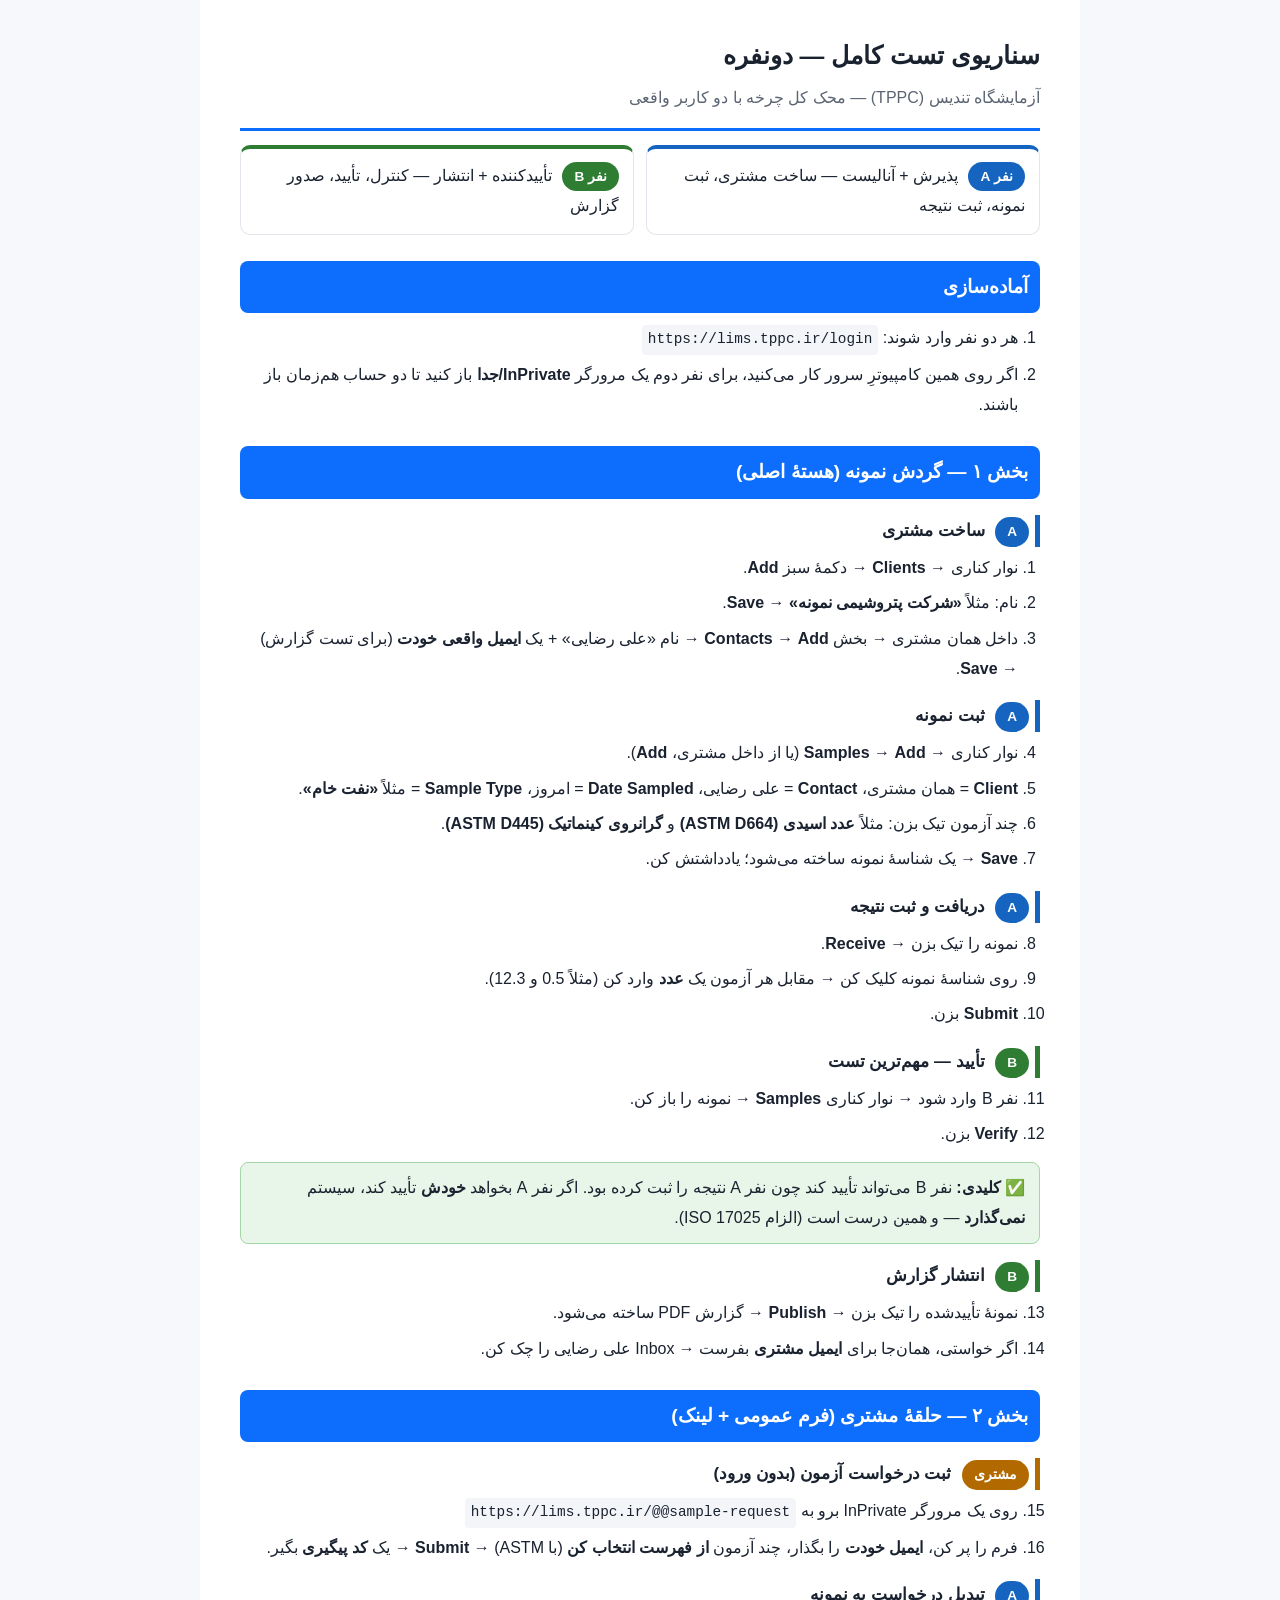
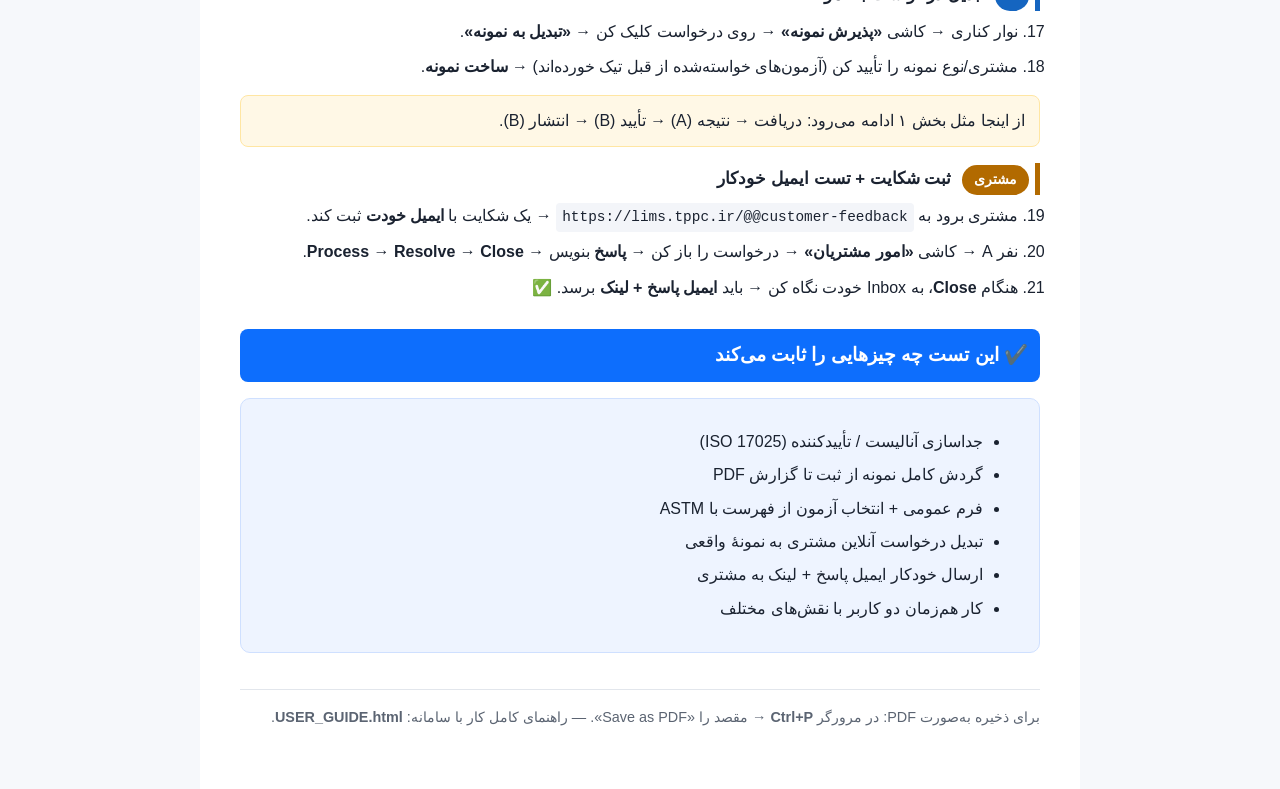
<file: docs/TEST_SCENARIO.html>
<!doctype html>
<html lang="fa" dir="rtl">
<head>
<meta charset="utf-8"/>
<meta name="viewport" content="width=device-width, initial-scale=1"/>
<title>سناریوی تست دو‌نفره — آزمایشگاه تندیس</title>
<style>
  :root { --brand:#0d6efd; --a:#1565c0; --b:#2e7d32; --cust:#b26a00;
          --ink:#1a2230; --muted:#5b6472; --line:#e2e6ec; --bg:#f6f8fb; }
  * { box-sizing:border-box; }
  body { font-family: Tahoma, "Segoe UI", Arial, sans-serif; color:var(--ink);
         background:var(--bg); margin:0; line-height:1.9; }
  .page { max-width:880px; margin:0 auto; background:#fff; padding:32px 40px 60px; }
  header.top { border-bottom:3px solid var(--brand); padding-bottom:14px; margin-bottom:14px; }
  header.top h1 { margin:0; font-size:1.55rem; }
  header.top .sub { color:var(--muted); margin-top:4px; }
  h2 { font-size:1.2rem; margin:26px 0 10px; padding:8px 12px; background:var(--brand);
       color:#fff; border-radius:8px; }
  .who { display:inline-block; color:#fff; border-radius:20px; padding:2px 12px;
         font-size:.85rem; font-weight:bold; margin-left:6px; }
  .who.a { background:var(--a); } .who.b { background:var(--b); } .who.c { background:var(--cust); }
  h3 { font-size:1.05rem; margin:16px 0 4px; padding-right:6px;
       border-right:5px solid var(--line); }
  h3.a { border-color:var(--a); } h3.b { border-color:var(--b); } h3.c { border-color:var(--cust); }
  ol { padding-right:22px; margin:6px 0; } li { margin:5px 0; }
  code, .u { direction:ltr; unicode-bidi:embed; font-family:Consolas,monospace;
       background:#f3f5f9; padding:1px 6px; border-radius:4px; display:inline-block; font-size:.9em; }
  .note { background:#fff8e6; border:1px solid #ffe6a3; border-radius:8px; padding:10px 14px; margin:12px 0; }
  .key { background:#e8f5e9; border:1px solid #a5d6a7; border-radius:8px; padding:10px 14px; margin:12px 0; }
  .roles { display:flex; gap:12px; flex-wrap:wrap; margin:10px 0; }
  .role { flex:1; min-width:220px; border:1px solid var(--line); border-radius:10px; padding:12px 14px; }
  .role.a { border-top:4px solid var(--a); } .role.b { border-top:4px solid var(--b); }
  .check { background:#eef4ff; border:1px solid #cfe0ff; border-radius:10px; padding:12px 16px; margin:16px 0; }
  .check li { margin:3px 0; }
  footer { margin-top:36px; padding-top:14px; border-top:1px solid var(--line); color:var(--muted); font-size:.9rem; }
  @media print { body{background:#fff;} .page{max-width:100%;padding:0 8px;}
    h2{-webkit-print-color-adjust:exact;print-color-adjust:exact;} li,h3,.role{page-break-inside:avoid;} }
</style>
</head>
<body>
<div class="page">

  <header class="top">
    <h1>سناریوی تست کامل — دو‌نفره</h1>
    <div class="sub">آزمایشگاه تندیس (TPPC) — محک کل چرخه با دو کاربر واقعی</div>
  </header>

  <div class="roles">
    <div class="role a"><span class="who a">نفر A</span> پذیرش + آنالیست — ساخت مشتری، ثبت نمونه، ثبت نتیجه</div>
    <div class="role b"><span class="who b">نفر B</span> تأییدکننده + انتشار — کنترل، تأیید، صدور گزارش</div>
  </div>

  <h2>آماده‌سازی</h2>
  <ol>
    <li>هر دو نفر وارد شوند: <span class="u">https://lims.tppc.ir/login</span></li>
    <li>اگر روی همین کامپیوترِ سرور کار می‌کنید، برای نفر دوم یک مرورگر <b>InPrivate/جدا</b> باز کنید تا دو حساب هم‌زمان باز باشند.</li>
  </ol>

  <h2>بخش ۱ — گردش نمونه (هستهٔ اصلی)</h2>

  <h3 class="a"><span class="who a">A</span> ساخت مشتری</h3>
  <ol>
    <li>نوار کناری → <b>Clients</b> → دکمهٔ سبز <b>Add</b>.</li>
    <li>نام: مثلاً <b>«شرکت پتروشیمی نمونه»</b> → <b>Save</b>.</li>
    <li>داخل همان مشتری → بخش <b>Contacts</b> → <b>Add</b> → نام «علی رضایی» + یک <b>ایمیل واقعی خودت</b> (برای تست گزارش) → <b>Save</b>.</li>
  </ol>

  <h3 class="a"><span class="who a">A</span> ثبت نمونه</h3>
  <ol start="4">
    <li>نوار کناری → <b>Samples</b> → <b>Add</b> (یا از داخل مشتری، <b>Add</b>).</li>
    <li><b>Client</b> = همان مشتری، <b>Contact</b> = علی رضایی، <b>Date Sampled</b> = امروز، <b>Sample Type</b> = مثلاً <b>«نفت خام»</b>.</li>
    <li>چند آزمون تیک بزن: مثلاً <b>عدد اسیدی (ASTM D664)</b> و <b>گرانروی کینماتیک (ASTM D445)</b>.</li>
    <li><b>Save</b> → یک شناسهٔ نمونه ساخته می‌شود؛ یادداشتش کن.</li>
  </ol>

  <h3 class="a"><span class="who a">A</span> دریافت و ثبت نتیجه</h3>
  <ol start="8">
    <li>نمونه را تیک بزن → <b>Receive</b>.</li>
    <li>روی شناسهٔ نمونه کلیک کن → مقابل هر آزمون یک <b>عدد</b> وارد کن (مثلاً 0.5 و 12.3).</li>
    <li><b>Submit</b> بزن.</li>
  </ol>

  <h3 class="b"><span class="who b">B</span> تأیید — مهم‌ترین تست</h3>
  <ol start="11">
    <li>نفر B وارد شود → نوار کناری <b>Samples</b> → نمونه را باز کن.</li>
    <li><b>Verify</b> بزن.</li>
  </ol>
  <div class="key"><b>✅ کلیدی:</b> نفر B می‌تواند تأیید کند چون نفر A نتیجه را ثبت کرده بود. اگر نفر A بخواهد <b>خودش</b> تأیید کند، سیستم <b>نمی‌گذارد</b> — و همین درست است (الزام ISO 17025).</div>

  <h3 class="b"><span class="who b">B</span> انتشار گزارش</h3>
  <ol start="13">
    <li>نمونهٔ تأییدشده را تیک بزن → <b>Publish</b> → گزارش PDF ساخته می‌شود.</li>
    <li>اگر خواستی، همان‌جا برای <b>ایمیل مشتری</b> بفرست → Inbox علی رضایی را چک کن.</li>
  </ol>

  <h2>بخش ۲ — حلقهٔ مشتری (فرم عمومی + لینک)</h2>

  <h3 class="c"><span class="who c">مشتری</span> ثبت درخواست آزمون (بدون ورود)</h3>
  <ol start="15">
    <li>روی یک مرورگر InPrivate برو به <span class="u">https://lims.tppc.ir/@@sample-request</span></li>
    <li>فرم را پر کن، <b>ایمیل خودت</b> را بگذار، چند آزمون <b>از فهرست انتخاب کن</b> (با ASTM) → <b>Submit</b> → یک <b>کد پیگیری</b> بگیر.</li>
  </ol>

  <h3 class="a"><span class="who a">A</span> تبدیل درخواست به نمونه</h3>
  <ol start="17">
    <li>نوار کناری → کاشی <b>«پذیرش نمونه»</b> → روی درخواست کلیک کن → <b>«تبدیل به نمونه»</b>.</li>
    <li>مشتری/نوع نمونه را تأیید کن (آزمون‌های خواسته‌شده از قبل تیک خورده‌اند) → <b>ساخت نمونه</b>.</li>
  </ol>
  <div class="note">از اینجا مثل بخش ۱ ادامه می‌رود: دریافت → نتیجه (A) → تأیید (B) → انتشار (B).</div>

  <h3 class="c"><span class="who c">مشتری</span> ثبت شکایت + تست ایمیل خودکار</h3>
  <ol start="19">
    <li>مشتری برود به <span class="u">https://lims.tppc.ir/@@customer-feedback</span> → یک شکایت با <b>ایمیل خودت</b> ثبت کند.</li>
    <li>نفر A → کاشی <b>«امور مشتریان»</b> → درخواست را باز کن → <b>پاسخ</b> بنویس → <b>Process → Resolve → Close</b>.</li>
    <li>هنگام <b>Close</b>، به Inbox خودت نگاه کن → باید <b>ایمیل پاسخ + لینک</b> برسد. ✅</li>
  </ol>

  <h2>✔️ این تست چه چیزهایی را ثابت می‌کند</h2>
  <div class="check">
    <ul>
      <li>جداسازی آنالیست / تأییدکننده (ISO 17025)</li>
      <li>گردش کامل نمونه از ثبت تا گزارش PDF</li>
      <li>فرم عمومی + انتخاب آزمون از فهرست با ASTM</li>
      <li>تبدیل درخواست آنلاین مشتری به نمونهٔ واقعی</li>
      <li>ارسال خودکار ایمیل پاسخ + لینک به مشتری</li>
      <li>کار هم‌زمان دو کاربر با نقش‌های مختلف</li>
    </ul>
  </div>

  <footer>
    برای ذخیره به‌صورت PDF: در مرورگر <b>Ctrl+P</b> → مقصد را «Save as PDF». — راهنمای کامل کار با سامانه: <b>USER_GUIDE.html</b>.
  </footer>

</div>
</body>
</html>
</file>
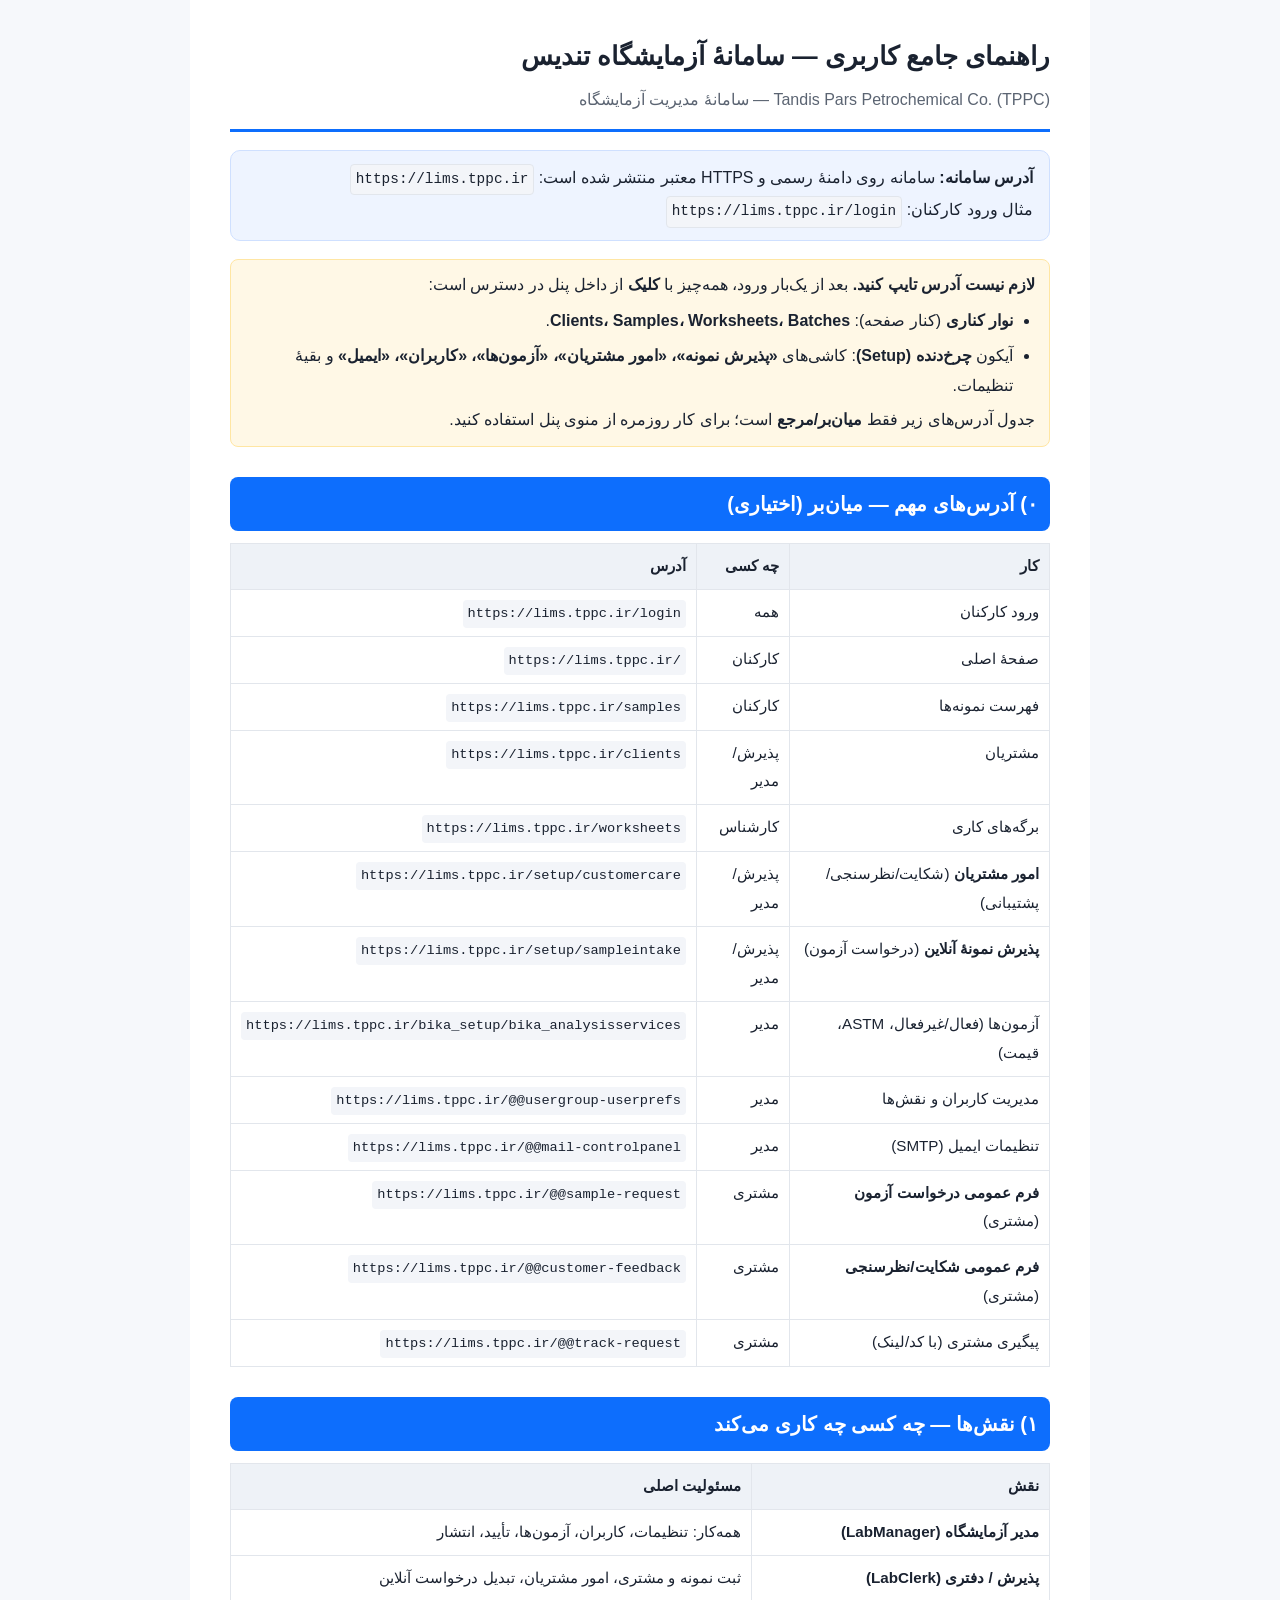
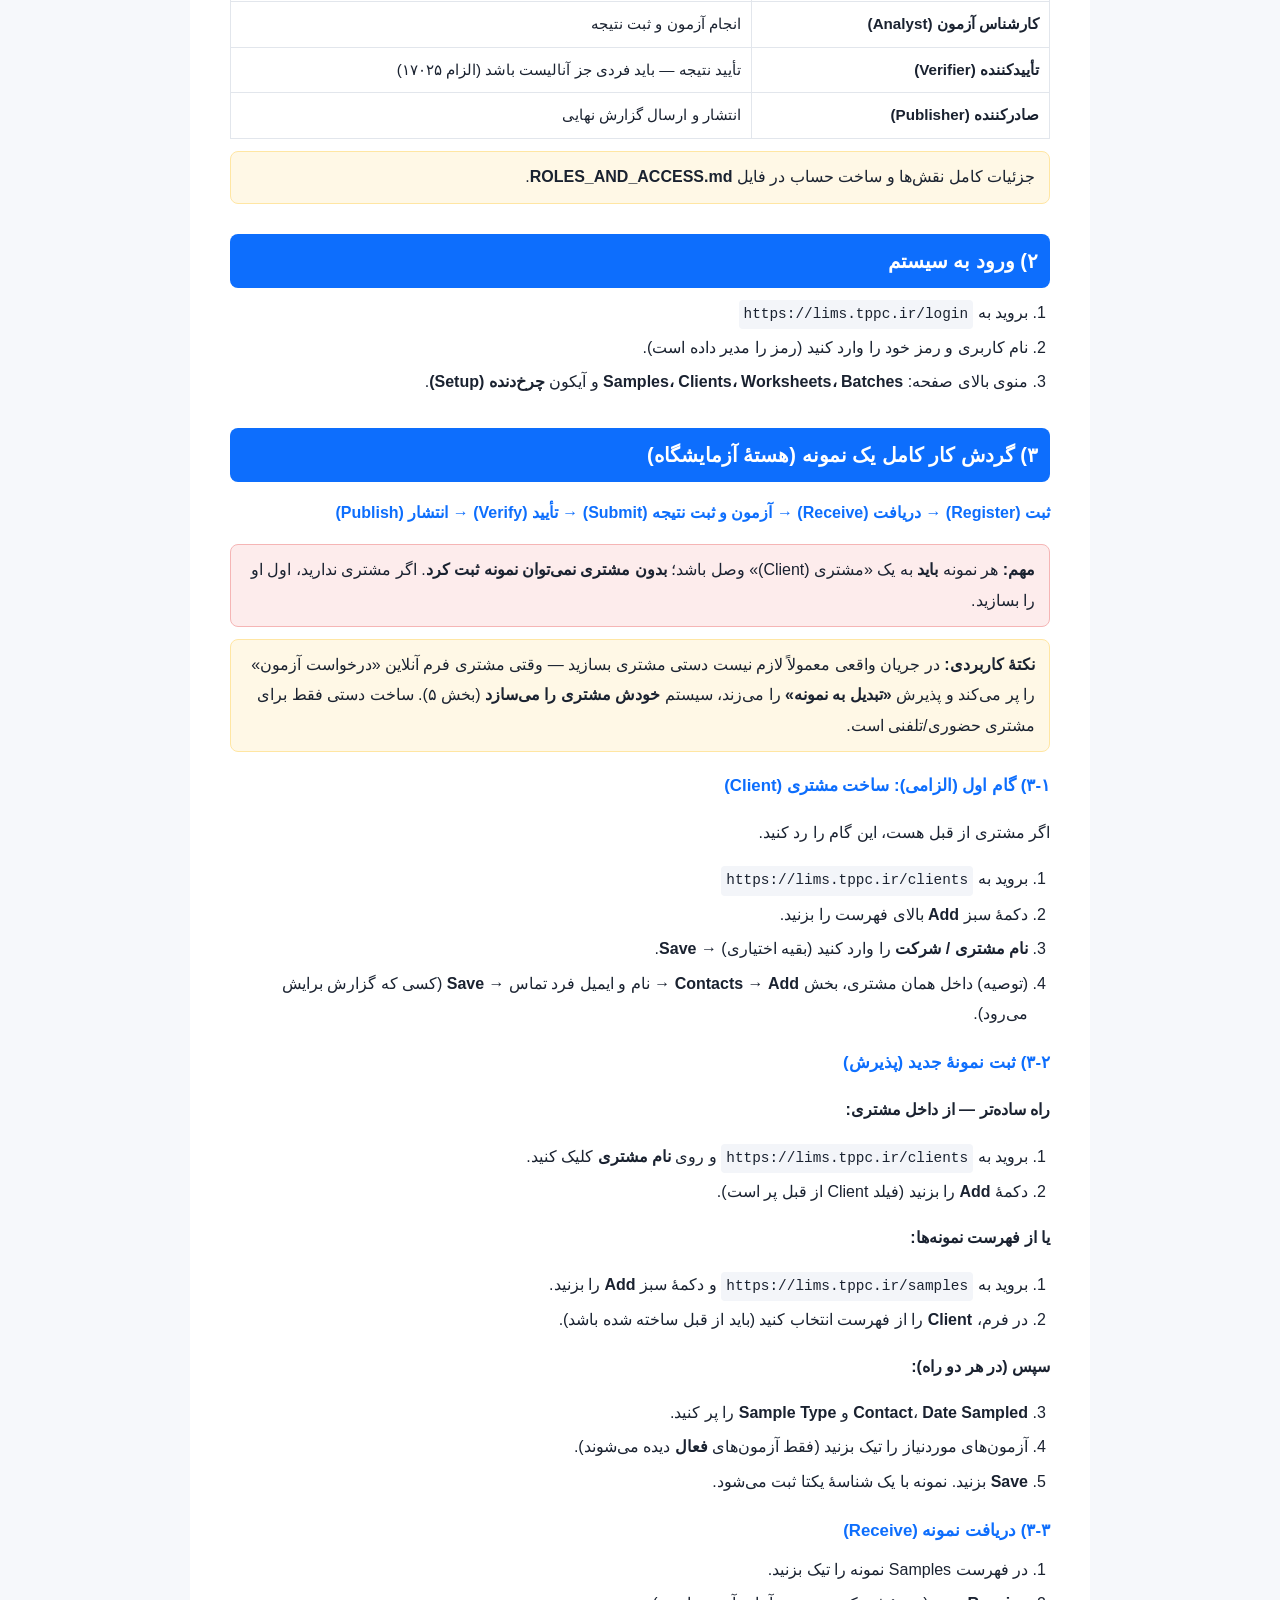
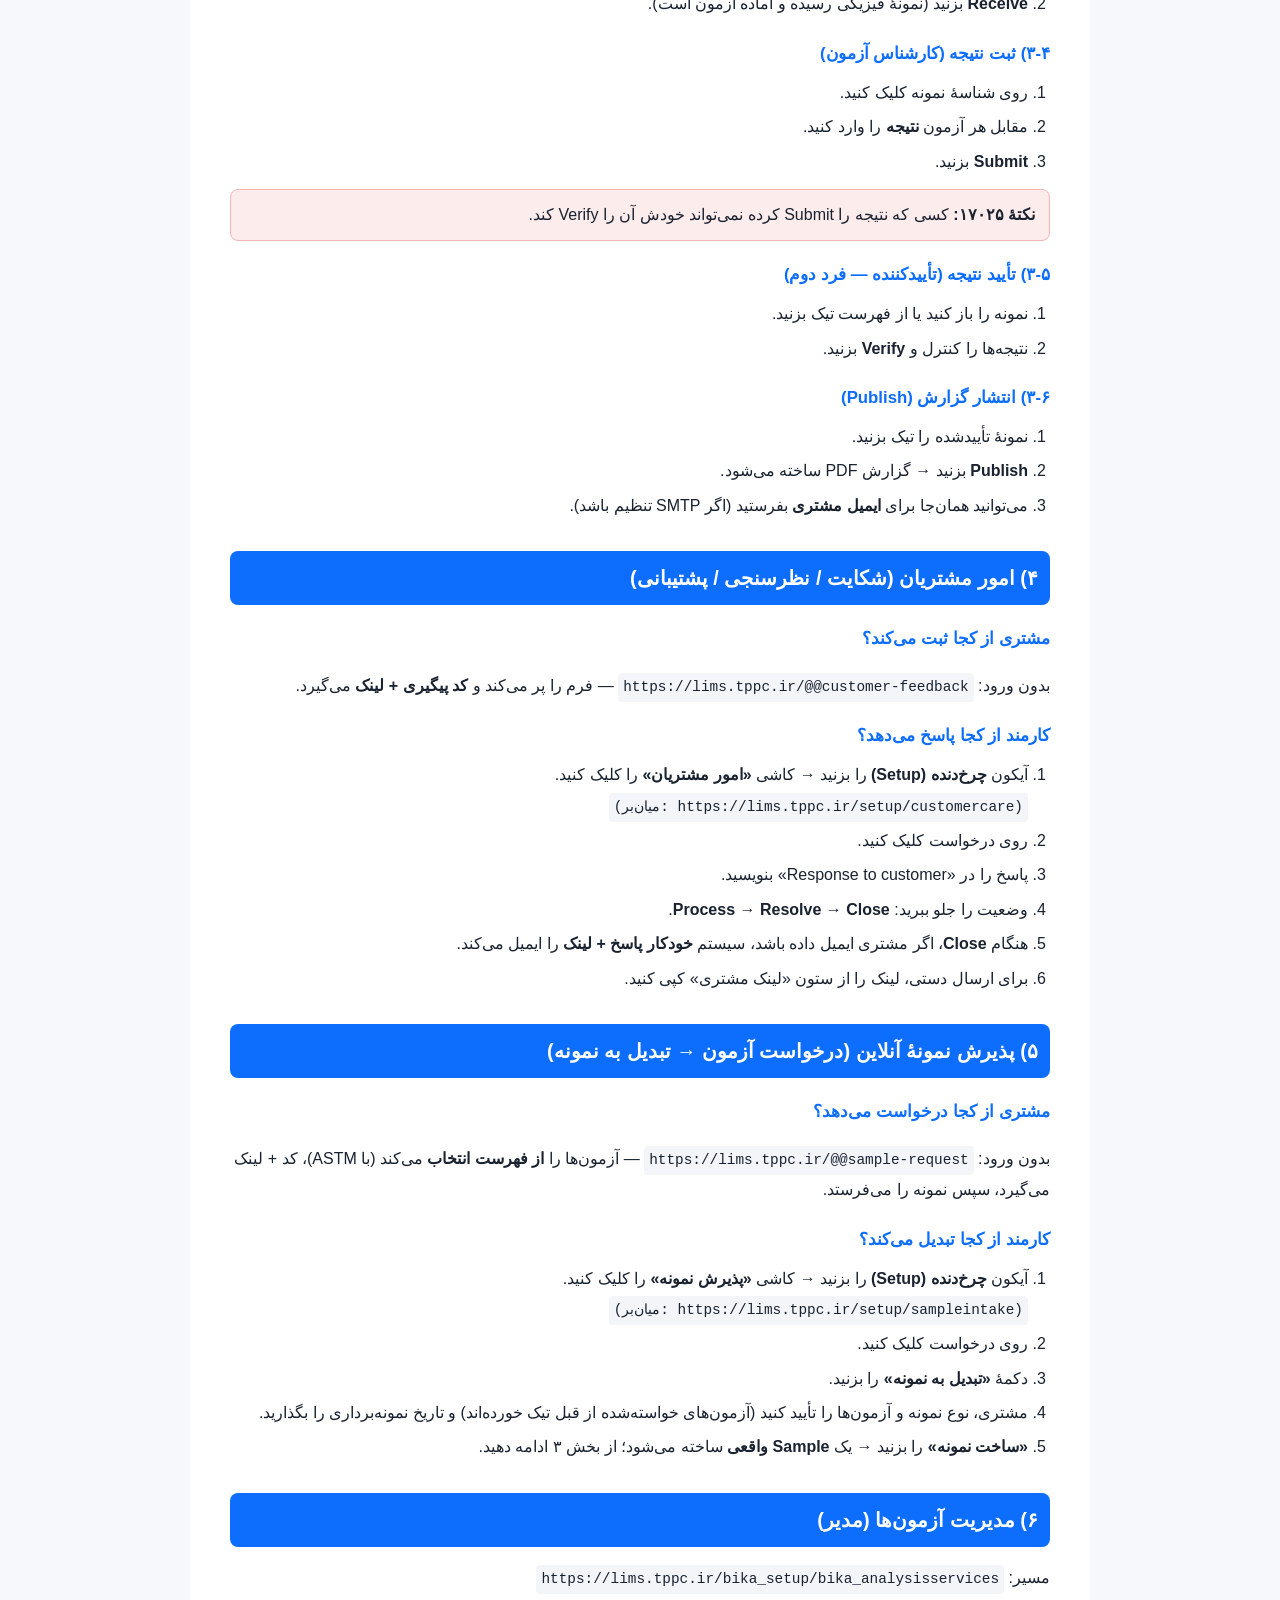
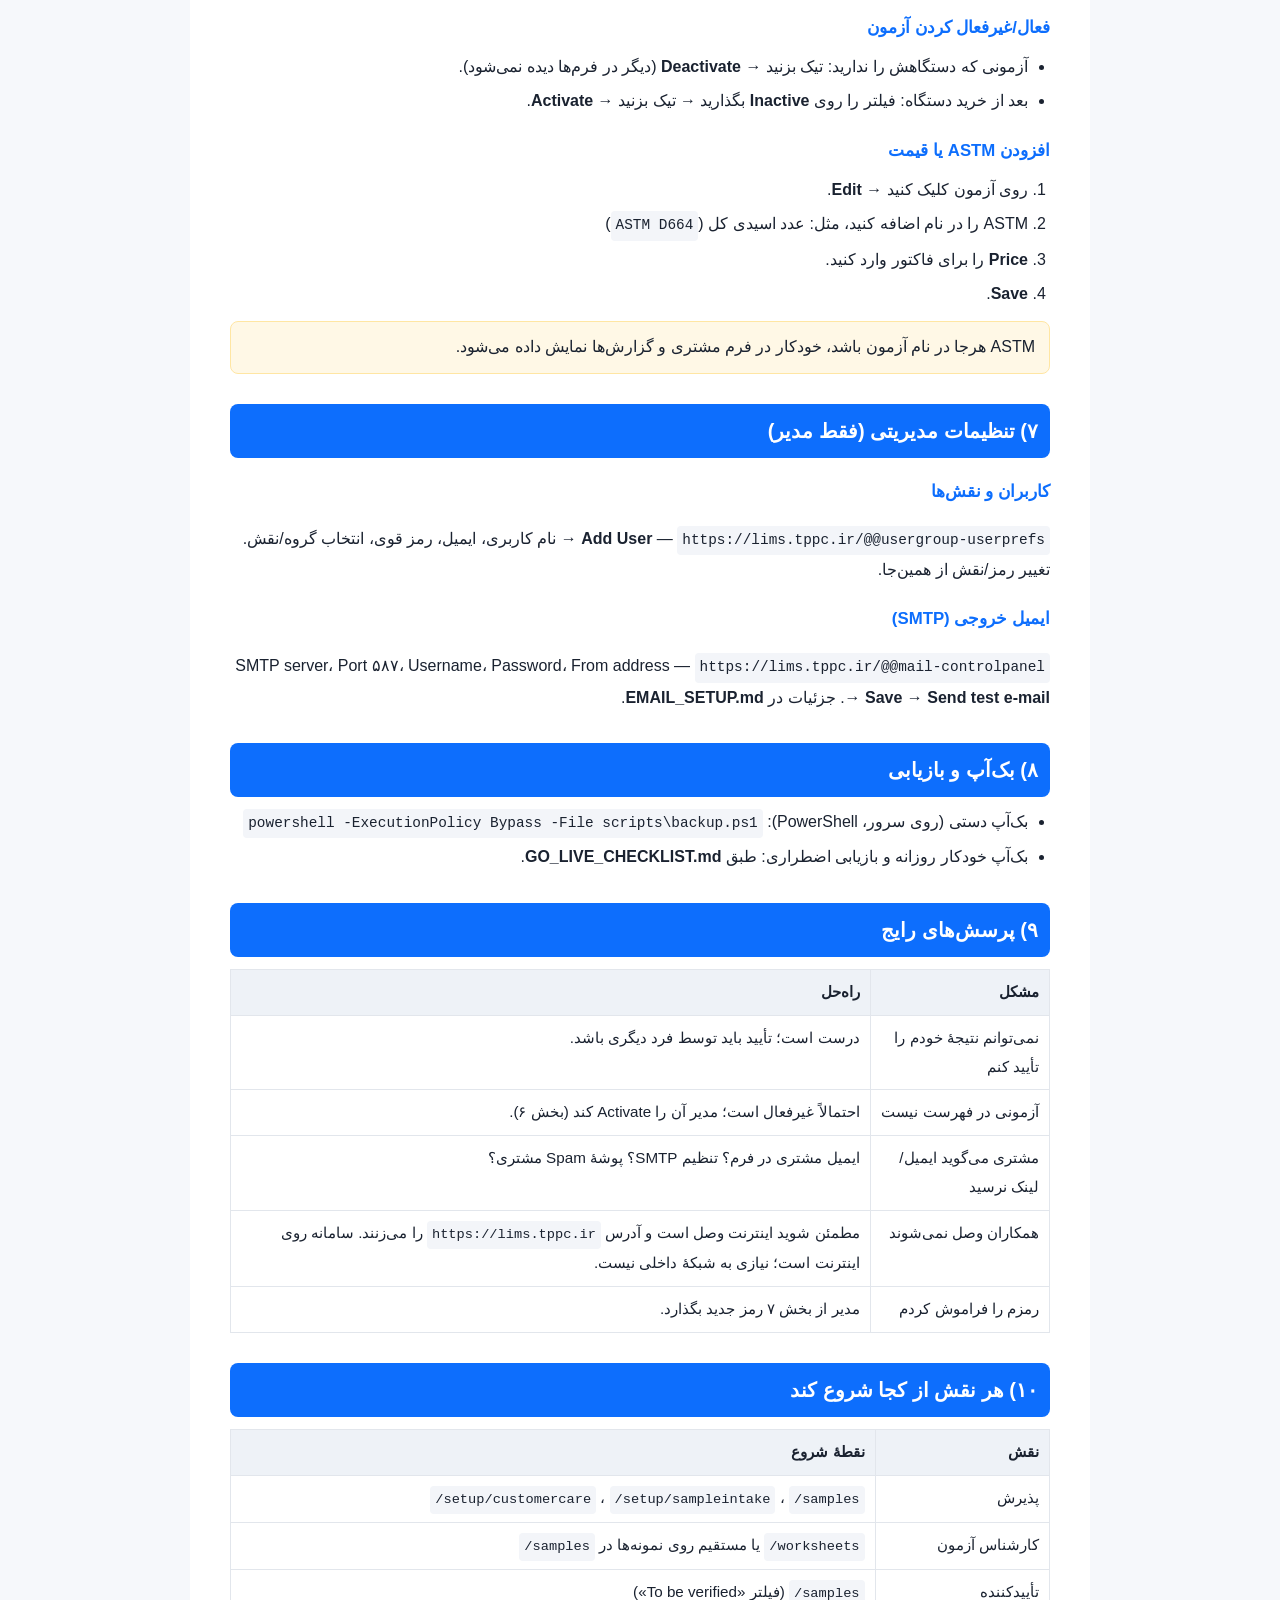
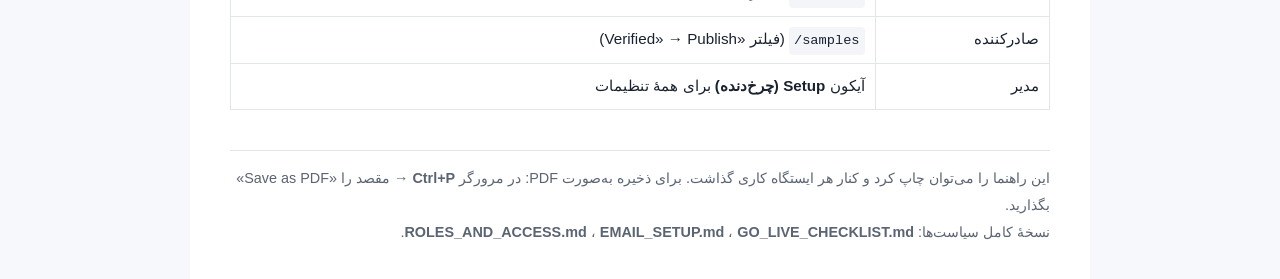
<file: docs/USER_GUIDE.html>
<!doctype html>
<html lang="fa" dir="rtl">
<head>
<meta charset="utf-8"/>
<meta name="viewport" content="width=device-width, initial-scale=1"/>
<title>راهنمای کاربری — آزمایشگاه تندیس</title>
<style>
  :root { --brand:#0d6efd; --ink:#1a2230; --muted:#5b6472; --line:#e2e6ec; --bg:#f6f8fb; }
  * { box-sizing:border-box; }
  body { font-family: Tahoma, "Segoe UI", Arial, sans-serif; color:var(--ink);
         background:var(--bg); margin:0; line-height:1.9; }
  .page { max-width:900px; margin:0 auto; background:#fff; padding:32px 40px 60px; }
  header.top { border-bottom:3px solid var(--brand); padding-bottom:14px; margin-bottom:8px; }
  header.top h1 { margin:0; font-size:1.6rem; }
  header.top .sub { color:var(--muted); margin-top:4px; }
  .base { background:#eef4ff; border:1px solid #cfe0ff; border-radius:10px;
          padding:12px 16px; margin:18px 0; }
  .base code { background:#fff; padding:1px 6px; border-radius:5px; border:1px solid var(--line); direction:ltr; display:inline-block; }
  h2 { font-size:1.25rem; margin:30px 0 10px; padding:8px 12px; background:var(--brand);
       color:#fff; border-radius:8px; }
  h3 { font-size:1.05rem; margin:18px 0 6px; color:var(--brand); }
  table { width:100%; border-collapse:collapse; margin:12px 0; font-size:.95rem; }
  th, td { border:1px solid var(--line); padding:8px 10px; text-align:right; vertical-align:top; }
  th { background:#eef2f7; }
  td code, .base code, .u { direction:ltr; unicode-bidi:embed; font-family:Consolas,monospace;
       background:#f3f5f9; padding:1px 5px; border-radius:4px; display:inline-block; font-size:.9em; }
  ol, ul { padding-right:22px; margin:8px 0; }
  li { margin:4px 0; }
  .note { background:#fff8e6; border:1px solid #ffe6a3; border-radius:8px; padding:10px 14px; margin:12px 0; }
  .warn { background:#fdecec; border:1px solid #f5b5b5; border-radius:8px; padding:10px 14px; margin:12px 0; }
  .flow { font-weight:bold; color:var(--brand); direction:rtl; }
  footer { margin-top:40px; padding-top:14px; border-top:1px solid var(--line); color:var(--muted); font-size:.9rem; }
  @media print {
    body { background:#fff; } .page { max-width:100%; padding:0 8px; }
    h2 { -webkit-print-color-adjust:exact; print-color-adjust:exact; }
    tr, li { page-break-inside:avoid; }
  }
</style>
</head>
<body>
<div class="page">

  <header class="top">
    <h1>راهنمای جامع کاربری — سامانهٔ آزمایشگاه تندیس</h1>
    <div class="sub">Tandis Pars Petrochemical Co. (TPPC) — سامانهٔ مدیریت آزمایشگاه</div>
  </header>

  <div class="base">
    <strong>آدرس سامانه:</strong> سامانه روی دامنهٔ رسمی و HTTPS معتبر منتشر شده است:
    <code>https://lims.tppc.ir</code>
    <br>مثال ورود کارکنان: <code>https://lims.tppc.ir/login</code>
  </div>

  <div class="note">
    <b>لازم نیست آدرس تایپ کنید.</b> بعد از یک‌بار ورود، همه‌چیز با <b>کلیک</b> از داخل
    پنل در دسترس است:
    <ul style="margin:6px 0 0">
      <li><b>نوار کناری</b> (کنار صفحه): <b>Clients، Samples، Worksheets، Batches</b>.</li>
      <li>آیکون <b>چرخ‌دنده (Setup)</b>: کاشی‌های <b>«پذیرش نمونه»، «امور مشتریان»،
          «آزمون‌ها»، «کاربران»، «ایمیل»</b> و بقیهٔ تنظیمات.</li>
    </ul>
    جدول آدرس‌های زیر فقط <b>میان‌بر/مرجع</b> است؛ برای کار روزمره از منوی پنل استفاده کنید.
  </div>

  <h2>۰) آدرس‌های مهم — میان‌بر (اختیاری)</h2>
  <table>
    <tr><th>کار</th><th>چه کسی</th><th>آدرس</th></tr>
    <tr><td>ورود کارکنان</td><td>همه</td><td><span class="u">https://lims.tppc.ir/login</span></td></tr>
    <tr><td>صفحهٔ اصلی</td><td>کارکنان</td><td><span class="u">https://lims.tppc.ir/</span></td></tr>
    <tr><td>فهرست نمونه‌ها</td><td>کارکنان</td><td><span class="u">https://lims.tppc.ir/samples</span></td></tr>
    <tr><td>مشتریان</td><td>پذیرش/مدیر</td><td><span class="u">https://lims.tppc.ir/clients</span></td></tr>
    <tr><td>برگه‌های کاری</td><td>کارشناس</td><td><span class="u">https://lims.tppc.ir/worksheets</span></td></tr>
    <tr><td><b>امور مشتریان</b> (شکایت/نظرسنجی/پشتیبانی)</td><td>پذیرش/مدیر</td><td><span class="u">https://lims.tppc.ir/setup/customercare</span></td></tr>
    <tr><td><b>پذیرش نمونهٔ آنلاین</b> (درخواست آزمون)</td><td>پذیرش/مدیر</td><td><span class="u">https://lims.tppc.ir/setup/sampleintake</span></td></tr>
    <tr><td>آزمون‌ها (فعال/غیرفعال، ASTM، قیمت)</td><td>مدیر</td><td><span class="u">https://lims.tppc.ir/bika_setup/bika_analysisservices</span></td></tr>
    <tr><td>مدیریت کاربران و نقش‌ها</td><td>مدیر</td><td><span class="u">https://lims.tppc.ir/@@usergroup-userprefs</span></td></tr>
    <tr><td>تنظیمات ایمیل (SMTP)</td><td>مدیر</td><td><span class="u">https://lims.tppc.ir/@@mail-controlpanel</span></td></tr>
    <tr><td><b>فرم عمومی درخواست آزمون</b> (مشتری)</td><td>مشتری</td><td><span class="u">https://lims.tppc.ir/@@sample-request</span></td></tr>
    <tr><td><b>فرم عمومی شکایت/نظرسنجی</b> (مشتری)</td><td>مشتری</td><td><span class="u">https://lims.tppc.ir/@@customer-feedback</span></td></tr>
    <tr><td>پیگیری مشتری (با کد/لینک)</td><td>مشتری</td><td><span class="u">https://lims.tppc.ir/@@track-request</span></td></tr>
  </table>

  <h2>۱) نقش‌ها — چه کسی چه کاری می‌کند</h2>
  <table>
    <tr><th>نقش</th><th>مسئولیت اصلی</th></tr>
    <tr><td><b>مدیر آزمایشگاه (LabManager)</b></td><td>همه‌کار: تنظیمات، کاربران، آزمون‌ها، تأیید، انتشار</td></tr>
    <tr><td><b>پذیرش / دفتری (LabClerk)</b></td><td>ثبت نمونه و مشتری، امور مشتریان، تبدیل درخواست آنلاین</td></tr>
    <tr><td><b>کارشناس آزمون (Analyst)</b></td><td>انجام آزمون و ثبت نتیجه</td></tr>
    <tr><td><b>تأییدکننده (Verifier)</b></td><td>تأیید نتیجه — باید فردی جز آنالیست باشد (الزام ۱۷۰۲۵)</td></tr>
    <tr><td><b>صادرکننده (Publisher)</b></td><td>انتشار و ارسال گزارش نهایی</td></tr>
  </table>
  <div class="note">جزئیات کامل نقش‌ها و ساخت حساب در فایل <b>ROLES_AND_ACCESS.md</b>.</div>

  <h2>۲) ورود به سیستم</h2>
  <ol>
    <li>بروید به <span class="u">https://lims.tppc.ir/login</span></li>
    <li>نام کاربری و رمز خود را وارد کنید (رمز را مدیر داده است).</li>
    <li>منوی بالای صفحه: <b>Samples، Clients، Worksheets، Batches</b> و آیکون <b>چرخ‌دنده (Setup)</b>.</li>
  </ol>

  <h2>۳) گردش کار کامل یک نمونه (هستهٔ آزمایشگاه)</h2>
  <p class="flow">ثبت (Register) → دریافت (Receive) → آزمون و ثبت نتیجه (Submit) → تأیید (Verify) → انتشار (Publish)</p>

  <div class="warn"><b>مهم:</b> هر نمونه <b>باید</b> به یک «مشتری (Client)» وصل باشد؛ <b>بدون مشتری نمی‌توان نمونه ثبت کرد</b>. اگر مشتری ندارید، اول او را بسازید.</div>
  <div class="note"><b>نکتهٔ کاربردی:</b> در جریان واقعی معمولاً لازم نیست دستی مشتری بسازید — وقتی مشتری فرم آنلاین «درخواست آزمون» را پر می‌کند و پذیرش <b>«تبدیل به نمونه»</b> را می‌زند، سیستم <b>خودش مشتری را می‌سازد</b> (بخش ۵). ساخت دستی فقط برای مشتری حضوری/تلفنی است.</div>

  <h3>۳-۱) گام اول (الزامی): ساخت مشتری (Client)</h3>
  <p>اگر مشتری از قبل هست، این گام را رد کنید.</p>
  <ol>
    <li>بروید به <span class="u">https://lims.tppc.ir/clients</span></li>
    <li>دکمهٔ سبز <b>Add</b> بالای فهرست را بزنید.</li>
    <li><b>نام مشتری / شرکت</b> را وارد کنید (بقیه اختیاری) → <b>Save</b>.</li>
    <li>(توصیه) داخل همان مشتری، بخش <b>Contacts</b> → <b>Add</b> → نام و ایمیل فرد تماس → <b>Save</b> (کسی که گزارش برایش می‌رود).</li>
  </ol>

  <h3>۳-۲) ثبت نمونهٔ جدید (پذیرش)</h3>
  <p><b>راه ساده‌تر — از داخل مشتری:</b></p>
  <ol>
    <li>بروید به <span class="u">https://lims.tppc.ir/clients</span> و روی <b>نام مشتری</b> کلیک کنید.</li>
    <li>دکمهٔ <b>Add</b> را بزنید (فیلد Client از قبل پر است).</li>
  </ol>
  <p><b>یا از فهرست نمونه‌ها:</b></p>
  <ol>
    <li>بروید به <span class="u">https://lims.tppc.ir/samples</span> و دکمهٔ سبز <b>Add</b> را بزنید.</li>
    <li>در فرم، <b>Client</b> را از فهرست انتخاب کنید (باید از قبل ساخته شده باشد).</li>
  </ol>
  <p><b>سپس (در هر دو راه):</b></p>
  <ol start="3">
    <li><b>Contact</b>، <b>Date Sampled</b> و <b>Sample Type</b> را پر کنید.</li>
    <li>آزمون‌های موردنیاز را تیک بزنید (فقط آزمون‌های <b>فعال</b> دیده می‌شوند).</li>
    <li><b>Save</b> بزنید. نمونه با یک شناسهٔ یکتا ثبت می‌شود.</li>
  </ol>

  <h3>۳-۳) دریافت نمونه (Receive)</h3>
  <ol><li>در فهرست Samples نمونه را تیک بزنید.</li><li><b>Receive</b> بزنید (نمونهٔ فیزیکی رسیده و آماده آزمون است).</li></ol>

  <h3>۳-۴) ثبت نتیجه (کارشناس آزمون)</h3>
  <ol><li>روی شناسهٔ نمونه کلیک کنید.</li><li>مقابل هر آزمون <b>نتیجه</b> را وارد کنید.</li><li><b>Submit</b> بزنید.</li></ol>
  <div class="warn"><b>نکتهٔ ۱۷۰۲۵:</b> کسی که نتیجه را Submit کرده نمی‌تواند خودش آن را Verify کند.</div>

  <h3>۳-۵) تأیید نتیجه (تأییدکننده — فرد دوم)</h3>
  <ol><li>نمونه را باز کنید یا از فهرست تیک بزنید.</li><li>نتیجه‌ها را کنترل و <b>Verify</b> بزنید.</li></ol>

  <h3>۳-۶) انتشار گزارش (Publish)</h3>
  <ol><li>نمونهٔ تأییدشده را تیک بزنید.</li><li><b>Publish</b> بزنید → گزارش PDF ساخته می‌شود.</li><li>می‌توانید همان‌جا برای <b>ایمیل مشتری</b> بفرستید (اگر SMTP تنظیم باشد).</li></ol>

  <h2>۴) امور مشتریان (شکایت / نظرسنجی / پشتیبانی)</h2>
  <h3>مشتری از کجا ثبت می‌کند؟</h3>
  <p>بدون ورود: <span class="u">https://lims.tppc.ir/@@customer-feedback</span> — فرم را پر می‌کند و <b>کد پیگیری + لینک</b> می‌گیرد.</p>
  <h3>کارمند از کجا پاسخ می‌دهد؟</h3>
  <ol>
    <li>آیکون <b>چرخ‌دنده (Setup)</b> را بزنید → کاشی <b>«امور مشتریان»</b> را کلیک کنید. <span class="u">(میان‌بر: https://lims.tppc.ir/setup/customercare)</span></li>
    <li>روی درخواست کلیک کنید.</li>
    <li>پاسخ را در «Response to customer» بنویسید.</li>
    <li>وضعیت را جلو ببرید: <b>Process → Resolve → Close</b>.</li>
    <li>هنگام <b>Close</b>، اگر مشتری ایمیل داده باشد، سیستم <b>خودکار پاسخ + لینک</b> را ایمیل می‌کند.</li>
    <li>برای ارسال دستی، لینک را از ستون «لینک مشتری» کپی کنید.</li>
  </ol>

  <h2>۵) پذیرش نمونهٔ آنلاین (درخواست آزمون → تبدیل به نمونه)</h2>
  <h3>مشتری از کجا درخواست می‌دهد؟</h3>
  <p>بدون ورود: <span class="u">https://lims.tppc.ir/@@sample-request</span> — آزمون‌ها را <b>از فهرست انتخاب</b> می‌کند (با ASTM)، کد + لینک می‌گیرد، سپس نمونه را می‌فرستد.</p>
  <h3>کارمند از کجا تبدیل می‌کند؟</h3>
  <ol>
    <li>آیکون <b>چرخ‌دنده (Setup)</b> را بزنید → کاشی <b>«پذیرش نمونه»</b> را کلیک کنید. <span class="u">(میان‌بر: https://lims.tppc.ir/setup/sampleintake)</span></li>
    <li>روی درخواست کلیک کنید.</li>
    <li>دکمهٔ <b>«تبدیل به نمونه»</b> را بزنید.</li>
    <li>مشتری، نوع نمونه و آزمون‌ها را تأیید کنید (آزمون‌های خواسته‌شده از قبل تیک خورده‌اند) و تاریخ نمونه‌برداری را بگذارید.</li>
    <li><b>«ساخت نمونه»</b> را بزنید → یک <b>Sample واقعی</b> ساخته می‌شود؛ از بخش ۳ ادامه دهید.</li>
  </ol>

  <h2>۶) مدیریت آزمون‌ها (مدیر)</h2>
  <p>مسیر: <span class="u">https://lims.tppc.ir/bika_setup/bika_analysisservices</span></p>
  <h3>فعال/غیرفعال کردن آزمون</h3>
  <ul>
    <li>آزمونی که دستگاهش را ندارید: تیک بزنید → <b>Deactivate</b> (دیگر در فرم‌ها دیده نمی‌شود).</li>
    <li>بعد از خرید دستگاه: فیلتر را روی <b>Inactive</b> بگذارید → تیک بزنید → <b>Activate</b>.</li>
  </ul>
  <h3>افزودن ASTM یا قیمت</h3>
  <ol>
    <li>روی آزمون کلیک کنید → <b>Edit</b>.</li>
    <li>ASTM را در نام اضافه کنید، مثل: <span dir="rtl">عدد اسیدی کل (<span class="u">ASTM D664</span>)</span></li>
    <li><b>Price</b> را برای فاکتور وارد کنید.</li>
    <li><b>Save</b>.</li>
  </ol>
  <div class="note">ASTM هرجا در نام آزمون باشد، خودکار در فرم مشتری و گزارش‌ها نمایش داده می‌شود.</div>

  <h2>۷) تنظیمات مدیریتی (فقط مدیر)</h2>
  <h3>کاربران و نقش‌ها</h3>
  <p><span class="u">https://lims.tppc.ir/@@usergroup-userprefs</span> — <b>Add User</b> → نام کاربری، ایمیل، رمز قوی، انتخاب گروه/نقش. تغییر رمز/نقش از همین‌جا.</p>
  <h3>ایمیل خروجی (SMTP)</h3>
  <p><span class="u">https://lims.tppc.ir/@@mail-controlpanel</span> — SMTP server، Port ۵۸۷، Username، Password، From address → <b>Save</b> → <b>Send test e-mail</b>. جزئیات در <b>EMAIL_SETUP.md</b>.</p>

  <h2>۸) بک‌آپ و بازیابی</h2>
  <ul>
    <li>بک‌آپ دستی (روی سرور، PowerShell): <span class="u">powershell -ExecutionPolicy Bypass -File scripts\backup.ps1</span></li>
    <li>بک‌آپ خودکار روزانه و بازیابی اضطراری: طبق <b>GO_LIVE_CHECKLIST.md</b>.</li>
  </ul>

  <h2>۹) پرسش‌های رایج</h2>
  <table>
    <tr><th>مشکل</th><th>راه‌حل</th></tr>
    <tr><td>نمی‌توانم نتیجهٔ خودم را تأیید کنم</td><td>درست است؛ تأیید باید توسط فرد دیگری باشد.</td></tr>
    <tr><td>آزمونی در فهرست نیست</td><td>احتمالاً غیرفعال است؛ مدیر آن را Activate کند (بخش ۶).</td></tr>
    <tr><td>مشتری می‌گوید ایمیل/لینک نرسید</td><td>ایمیل مشتری در فرم؟ تنظیم SMTP؟ پوشهٔ Spam مشتری؟</td></tr>
    <tr><td>همکاران وصل نمی‌شوند</td><td>مطمئن شوید اینترنت وصل است و آدرس <span class="u">https://lims.tppc.ir</span> را می‌زنند. سامانه روی اینترنت است؛ نیازی به شبکهٔ داخلی نیست.</td></tr>
    <tr><td>رمزم را فراموش کردم</td><td>مدیر از بخش ۷ رمز جدید بگذارد.</td></tr>
  </table>

  <h2>۱۰) هر نقش از کجا شروع کند</h2>
  <table>
    <tr><th>نقش</th><th>نقطهٔ شروع</th></tr>
    <tr><td>پذیرش</td><td><span class="u">/samples</span> ، <span class="u">/setup/sampleintake</span> ، <span class="u">/setup/customercare</span></td></tr>
    <tr><td>کارشناس آزمون</td><td><span class="u">/worksheets</span> یا مستقیم روی نمونه‌ها در <span class="u">/samples</span></td></tr>
    <tr><td>تأییدکننده</td><td><span class="u">/samples</span> (فیلتر «To be verified»)</td></tr>
    <tr><td>صادرکننده</td><td><span class="u">/samples</span> (فیلتر «Verified» → Publish)</td></tr>
    <tr><td>مدیر</td><td>آیکون <b>Setup (چرخ‌دنده)</b> برای همهٔ تنظیمات</td></tr>
  </table>

  <footer>
    این راهنما را می‌توان چاپ کرد و کنار هر ایستگاه کاری گذاشت. برای ذخیره به‌صورت PDF:
    در مرورگر <b>Ctrl+P</b> → مقصد را «Save as PDF» بگذارید.<br/>
    نسخهٔ کامل سیاست‌ها: <b>ROLES_AND_ACCESS.md</b> ، <b>EMAIL_SETUP.md</b> ، <b>GO_LIVE_CHECKLIST.md</b>.
  </footer>

</div>
</body>
</html>
</file>
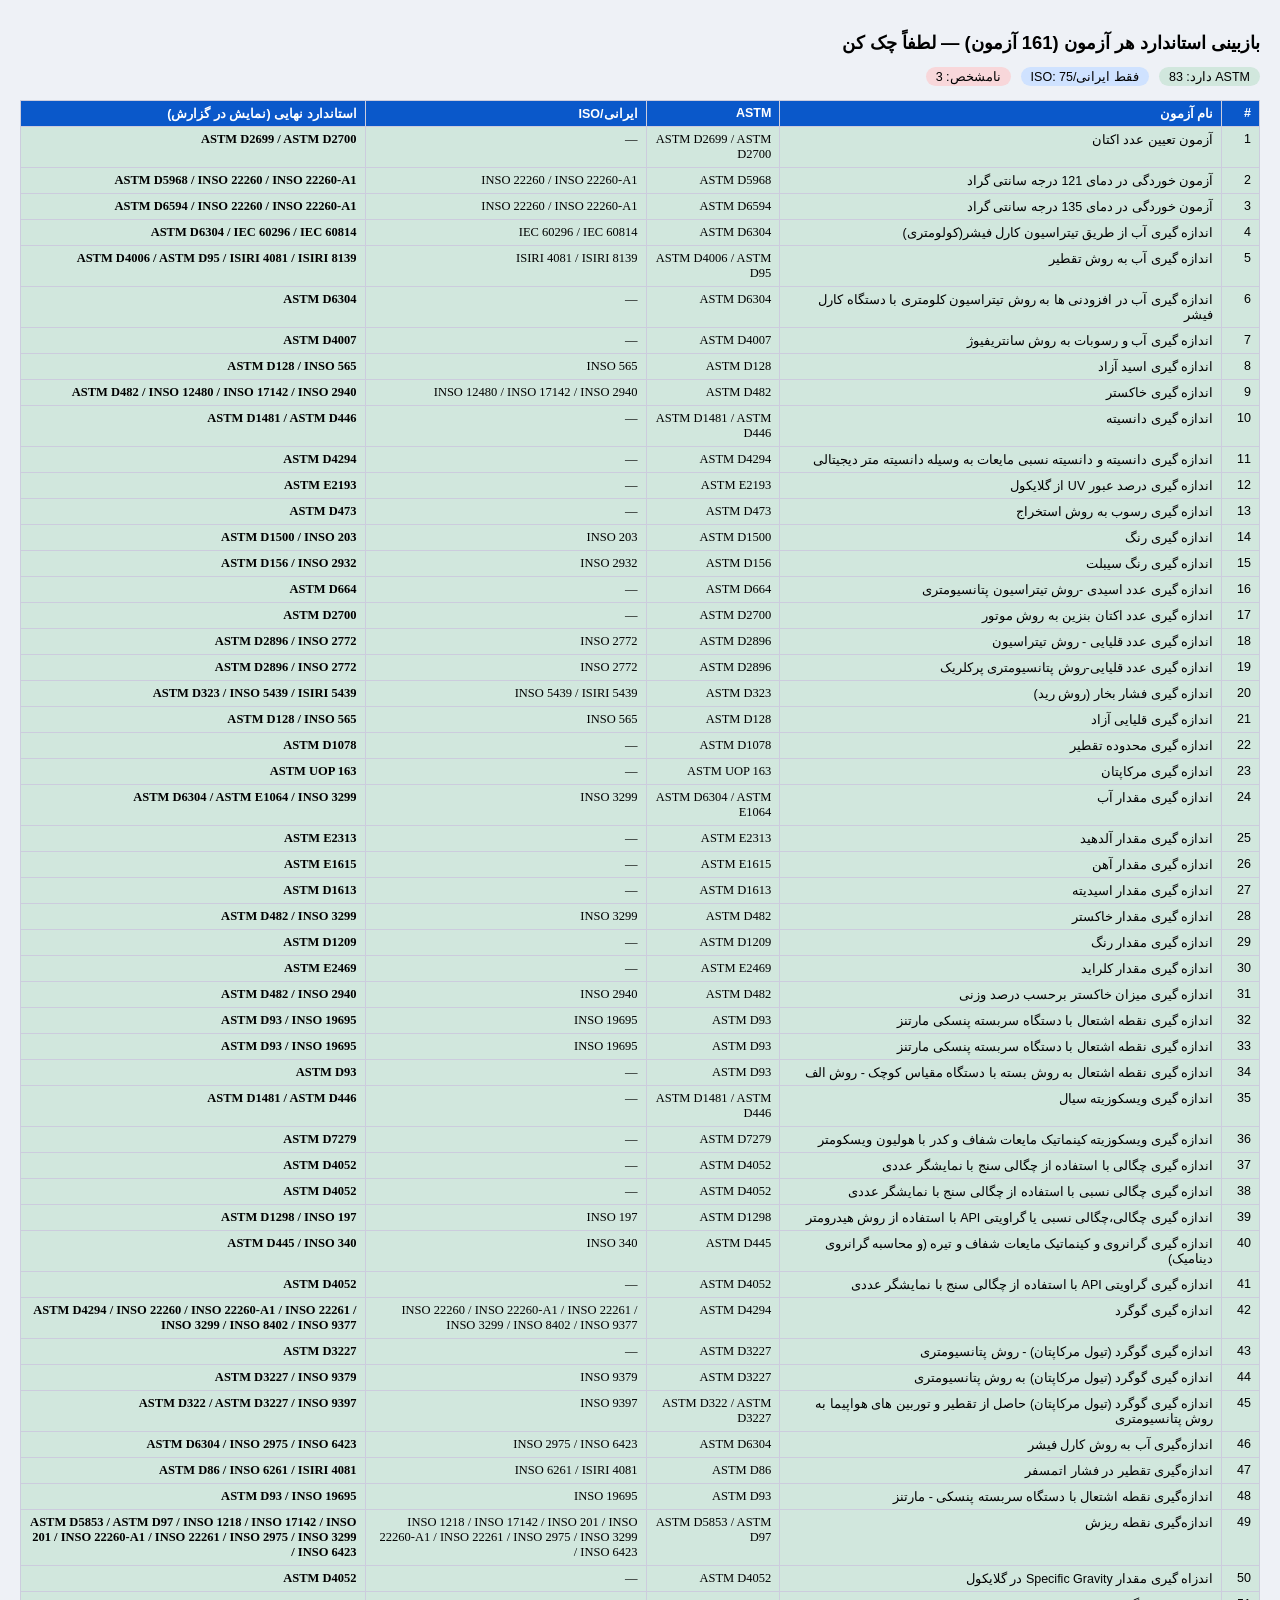
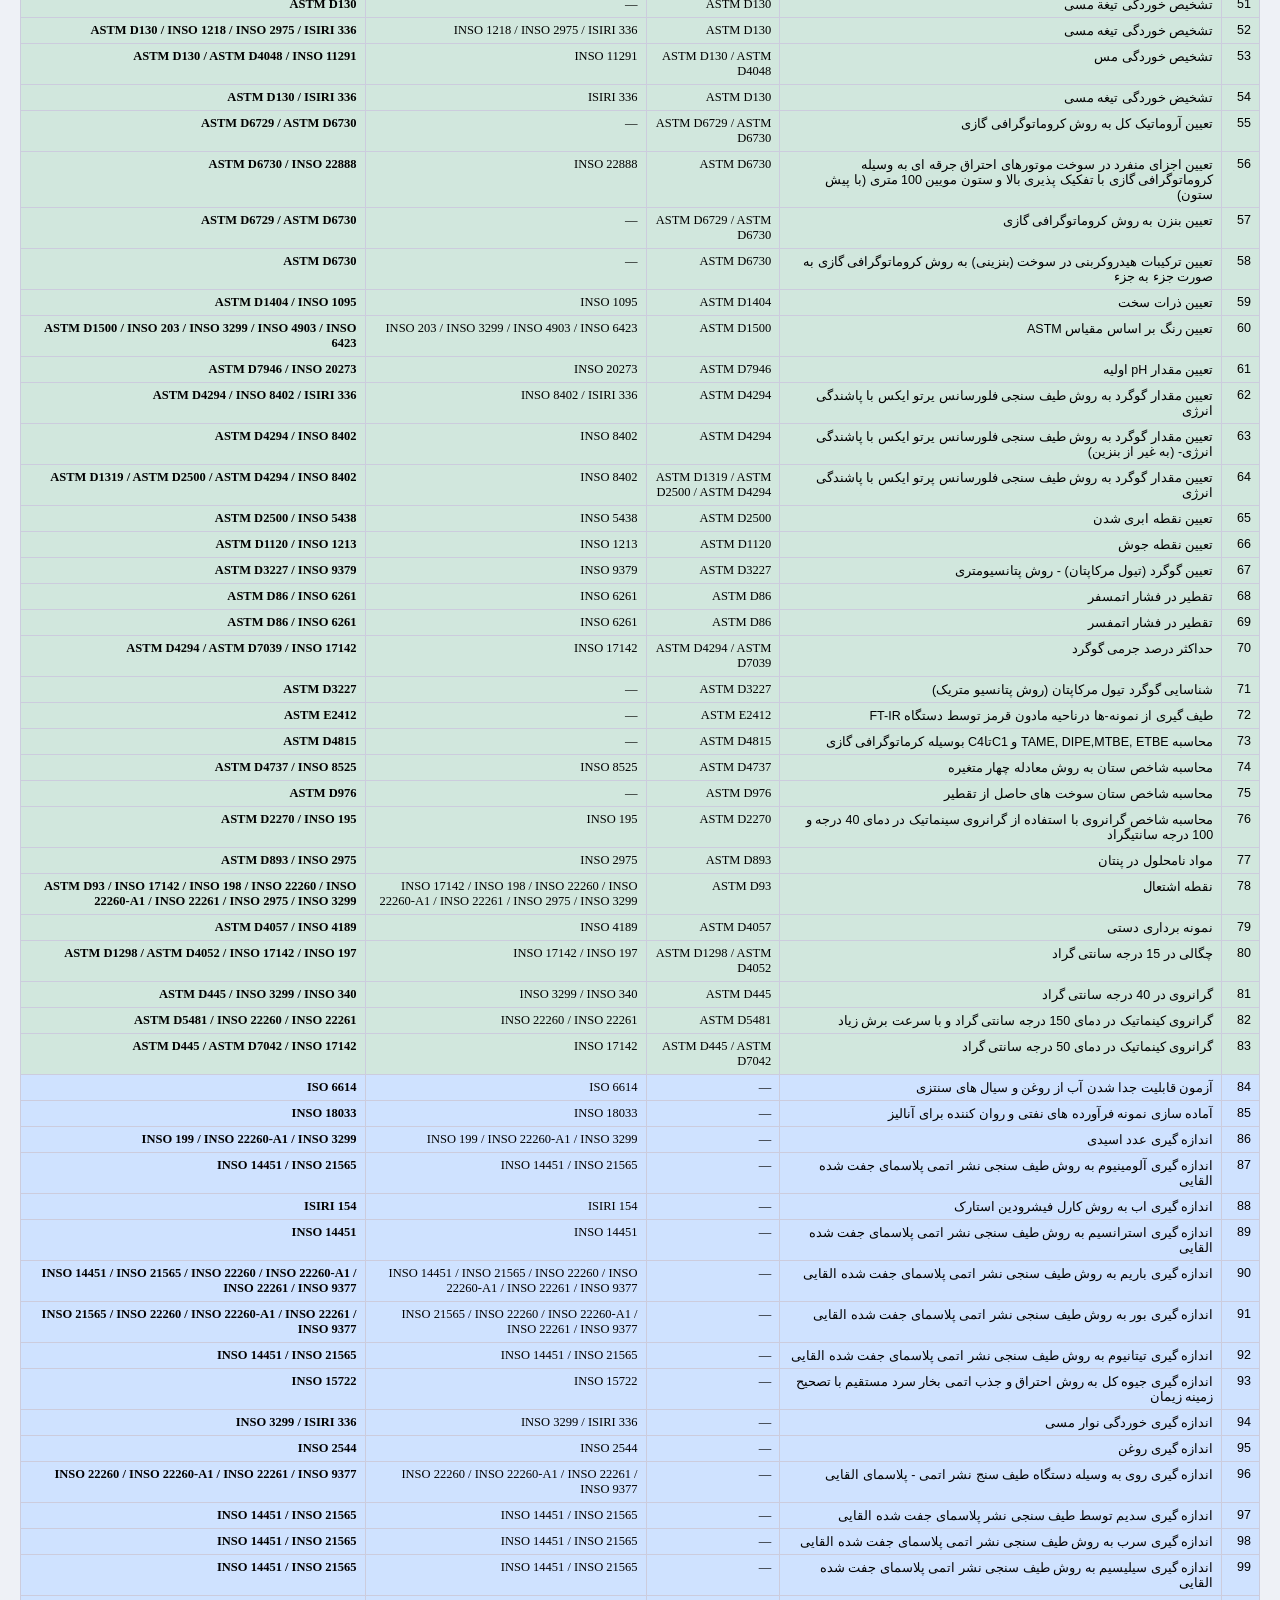
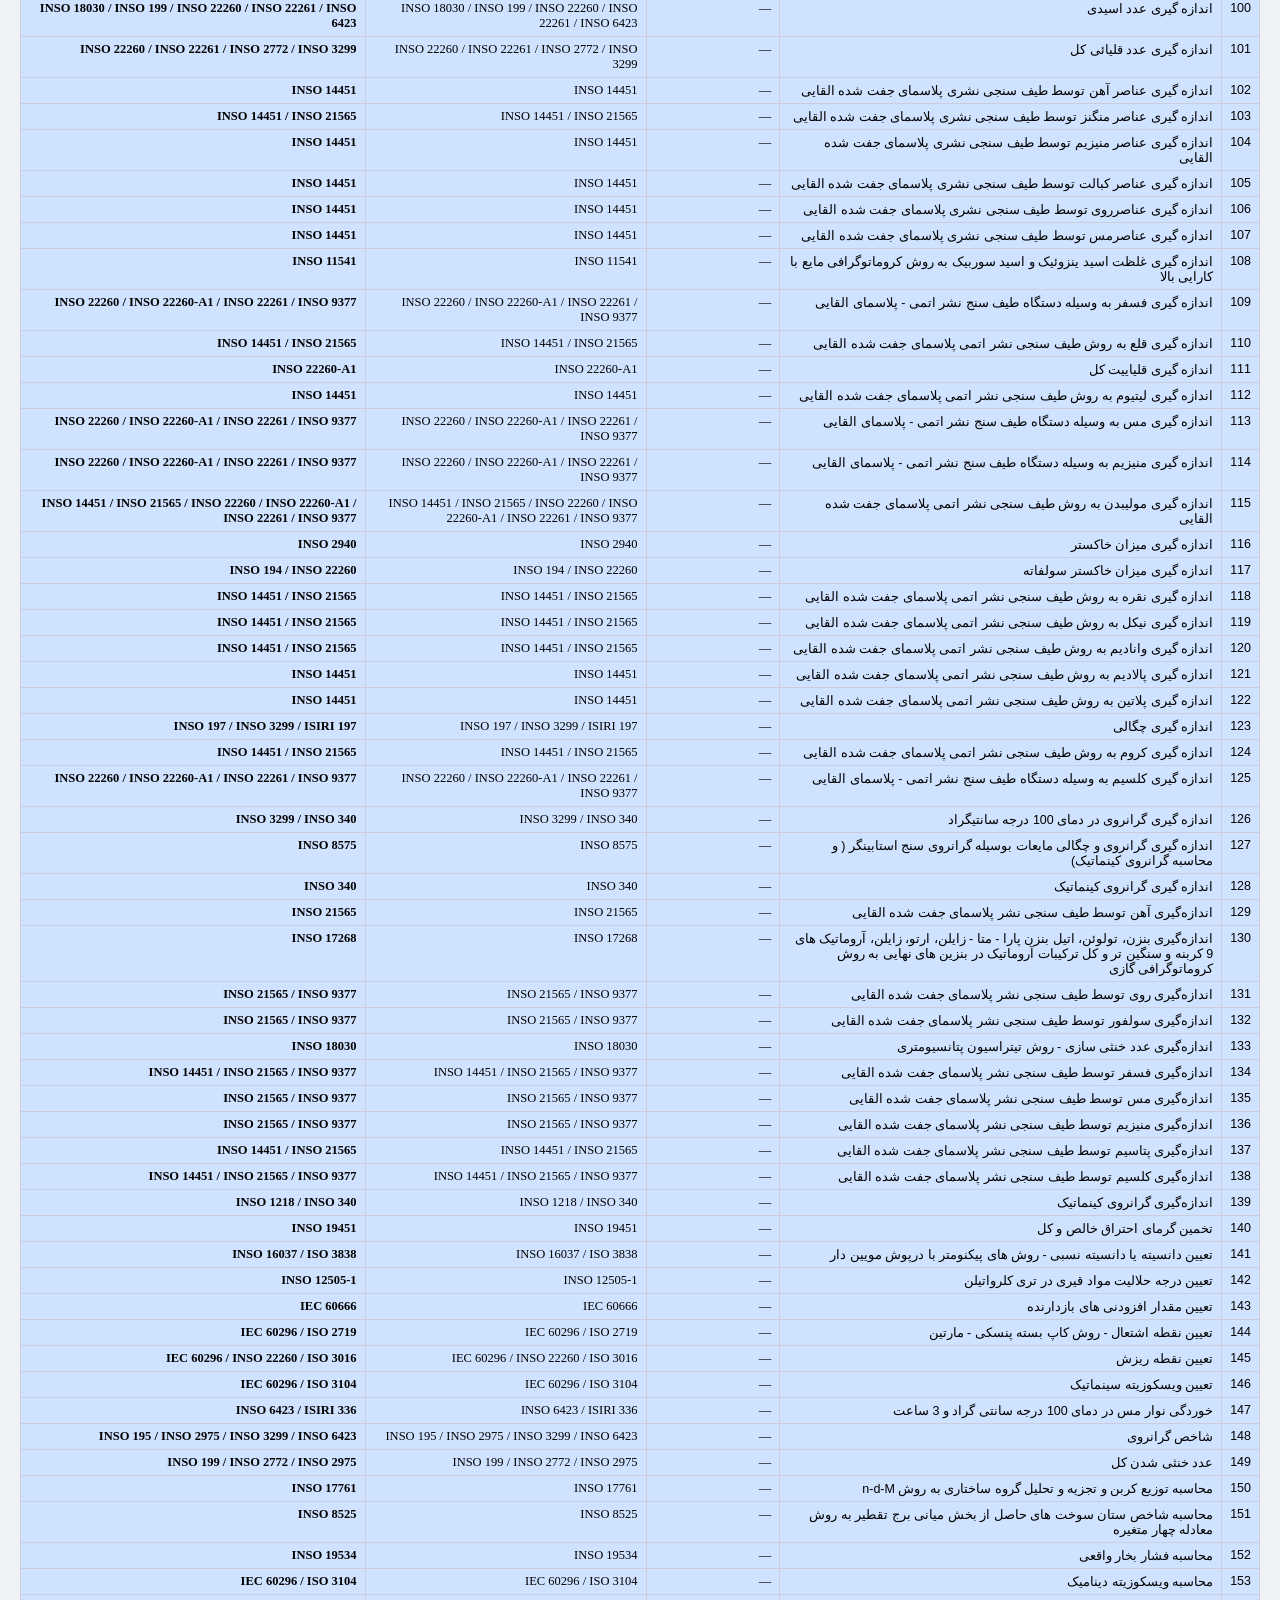
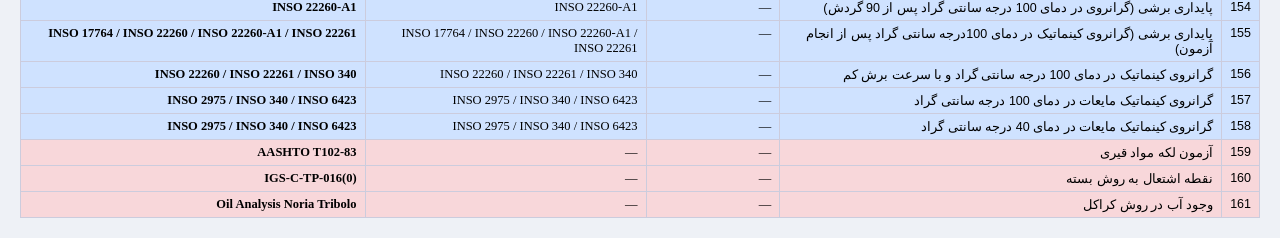
<file: outputs/tppc_lims_master/astm_review.html>
<!doctype html><html lang="fa" dir="rtl"><head><meta charset="utf-8"><title>بازبینی استاندارد آزمون‌ها</title><style>body{font-family:Tahoma,Arial;background:#eef1f6;margin:0;padding:20px;font-size:12.5px}h1{font-size:1.15rem}table{border-collapse:collapse;width:100%;background:#fff}th,td{border:1px solid #ccd;padding:5px 8px;text-align:right;vertical-align:top}th{background:#0a58ca;color:#fff}code{font-family:Consolas;direction:ltr;display:inline-block}.f{font-weight:bold}.legend span{display:inline-block;margin-left:10px;padding:2px 10px;border-radius:10px}</style></head><body><h1>بازبینی استاندارد هر آزمون (161 آزمون) — لطفاً چک کن</h1><div class="legend"><span style="background:#d1e7dd">ASTM دارد: 83</span><span style="background:#cfe2ff">فقط ایرانی/ISO: 75</span><span style="background:#f8d7da">نامشخص: 3</span></div><br><table><tr><th>#</th><th>نام آزمون</th><th>ASTM</th><th>ایرانی/ISO</th><th class="f">استاندارد نهایی (نمایش در گزارش)</th></tr><tr style="background:#d1e7dd"><td>1</td><td>آزمون تعیین عدد اکتان</td><td><code>ASTM D2699 / ASTM D2700</code></td><td><code>—</code></td><td class="f"><code>ASTM D2699 / ASTM D2700</code></td></tr><tr style="background:#d1e7dd"><td>2</td><td>آزمون خوردگی در دمای 121 درجه سانتی گراد</td><td><code>ASTM D5968</code></td><td><code>INSO 22260 / INSO 22260-A1</code></td><td class="f"><code>ASTM D5968 / INSO 22260 / INSO 22260-A1</code></td></tr><tr style="background:#d1e7dd"><td>3</td><td>آزمون خوردگی در دمای 135 درجه سانتی گراد</td><td><code>ASTM D6594</code></td><td><code>INSO 22260 / INSO 22260-A1</code></td><td class="f"><code>ASTM D6594 / INSO 22260 / INSO 22260-A1</code></td></tr><tr style="background:#d1e7dd"><td>4</td><td>اندازه گیری آب از طریق تیتراسیون کارل فیشر(کولومتری)</td><td><code>ASTM D6304</code></td><td><code>IEC 60296 / IEC 60814</code></td><td class="f"><code>ASTM D6304 / IEC 60296 / IEC 60814</code></td></tr><tr style="background:#d1e7dd"><td>5</td><td>اندازه گیری آب به روش تقطیر</td><td><code>ASTM D4006 / ASTM D95</code></td><td><code>ISIRI 4081 / ISIRI 8139</code></td><td class="f"><code>ASTM D4006 / ASTM D95 / ISIRI 4081 / ISIRI 8139</code></td></tr><tr style="background:#d1e7dd"><td>6</td><td>اندازه گیری آب در افزودنی ها به روش تیتراسیون کلومتری با دستگاه کارل فیشر</td><td><code>ASTM D6304</code></td><td><code>—</code></td><td class="f"><code>ASTM D6304</code></td></tr><tr style="background:#d1e7dd"><td>7</td><td>اندازه گیری آب و رسوبات به روش سانتریفیوژ</td><td><code>ASTM D4007</code></td><td><code>—</code></td><td class="f"><code>ASTM D4007</code></td></tr><tr style="background:#d1e7dd"><td>8</td><td>اندازه گیری اسید آزاد</td><td><code>ASTM D128</code></td><td><code>INSO 565</code></td><td class="f"><code>ASTM D128 / INSO 565</code></td></tr><tr style="background:#d1e7dd"><td>9</td><td>اندازه گیری خاکستر</td><td><code>ASTM D482</code></td><td><code>INSO 12480 / INSO 17142 / INSO 2940</code></td><td class="f"><code>ASTM D482 / INSO 12480 / INSO 17142 / INSO 2940</code></td></tr><tr style="background:#d1e7dd"><td>10</td><td>اندازه گیری دانسیته</td><td><code>ASTM D1481 / ASTM D446</code></td><td><code>—</code></td><td class="f"><code>ASTM D1481 / ASTM D446</code></td></tr><tr style="background:#d1e7dd"><td>11</td><td>اندازه گیری دانسیته و دانسیته نسبی مایعات به وسیله دانسیته متر دیجیتالی</td><td><code>ASTM D4294</code></td><td><code>—</code></td><td class="f"><code>ASTM D4294</code></td></tr><tr style="background:#d1e7dd"><td>12</td><td>اندازه گیری درصد عبور UV از گلایکول</td><td><code>ASTM E2193</code></td><td><code>—</code></td><td class="f"><code>ASTM E2193</code></td></tr><tr style="background:#d1e7dd"><td>13</td><td>اندازه گیری رسوب به روش استخراج</td><td><code>ASTM D473</code></td><td><code>—</code></td><td class="f"><code>ASTM D473</code></td></tr><tr style="background:#d1e7dd"><td>14</td><td>اندازه گیری رنگ</td><td><code>ASTM D1500</code></td><td><code>INSO 203</code></td><td class="f"><code>ASTM D1500 / INSO 203</code></td></tr><tr style="background:#d1e7dd"><td>15</td><td>اندازه گیری رنگ سیبلت</td><td><code>ASTM D156</code></td><td><code>INSO 2932</code></td><td class="f"><code>ASTM D156 / INSO 2932</code></td></tr><tr style="background:#d1e7dd"><td>16</td><td>اندازه گیری عدد اسیدی -روش تیتراسیون پتانسیومتری</td><td><code>ASTM D664</code></td><td><code>—</code></td><td class="f"><code>ASTM D664</code></td></tr><tr style="background:#d1e7dd"><td>17</td><td>اندازه گیری عدد اکتان بنزین به روش موتور</td><td><code>ASTM D2700</code></td><td><code>—</code></td><td class="f"><code>ASTM D2700</code></td></tr><tr style="background:#d1e7dd"><td>18</td><td>اندازه گیری عدد قلیایی - روش تیتراسیون</td><td><code>ASTM D2896</code></td><td><code>INSO 2772</code></td><td class="f"><code>ASTM D2896 / INSO 2772</code></td></tr><tr style="background:#d1e7dd"><td>19</td><td>اندازه گیری عدد قلیایی-روش پتانسیومتری پرکلریک</td><td><code>ASTM D2896</code></td><td><code>INSO 2772</code></td><td class="f"><code>ASTM D2896 / INSO 2772</code></td></tr><tr style="background:#d1e7dd"><td>20</td><td>اندازه گیری فشار بخار (روش رید)</td><td><code>ASTM D323</code></td><td><code>INSO 5439 / ISIRI 5439</code></td><td class="f"><code>ASTM D323 / INSO 5439 / ISIRI 5439</code></td></tr><tr style="background:#d1e7dd"><td>21</td><td>اندازه گیری قلیایی آزاد</td><td><code>ASTM D128</code></td><td><code>INSO 565</code></td><td class="f"><code>ASTM D128 / INSO 565</code></td></tr><tr style="background:#d1e7dd"><td>22</td><td>اندازه گیری محدوده تقطیر</td><td><code>ASTM D1078</code></td><td><code>—</code></td><td class="f"><code>ASTM D1078</code></td></tr><tr style="background:#d1e7dd"><td>23</td><td>اندازه گیری مرکاپتان</td><td><code>ASTM UOP 163</code></td><td><code>—</code></td><td class="f"><code>ASTM UOP 163</code></td></tr><tr style="background:#d1e7dd"><td>24</td><td>اندازه گیری مقدار آب</td><td><code>ASTM D6304 / ASTM E1064</code></td><td><code>INSO 3299</code></td><td class="f"><code>ASTM D6304 / ASTM E1064 / INSO 3299</code></td></tr><tr style="background:#d1e7dd"><td>25</td><td>اندازه گیری مقدار آلدهید</td><td><code>ASTM E2313</code></td><td><code>—</code></td><td class="f"><code>ASTM E2313</code></td></tr><tr style="background:#d1e7dd"><td>26</td><td>اندازه گیری مقدار آهن</td><td><code>ASTM E1615</code></td><td><code>—</code></td><td class="f"><code>ASTM E1615</code></td></tr><tr style="background:#d1e7dd"><td>27</td><td>اندازه گیری مقدار اسیدیته</td><td><code>ASTM D1613</code></td><td><code>—</code></td><td class="f"><code>ASTM D1613</code></td></tr><tr style="background:#d1e7dd"><td>28</td><td>اندازه گیری مقدار خاکستر</td><td><code>ASTM D482</code></td><td><code>INSO 3299</code></td><td class="f"><code>ASTM D482 / INSO 3299</code></td></tr><tr style="background:#d1e7dd"><td>29</td><td>اندازه گیری مقدار رنگ</td><td><code>ASTM D1209</code></td><td><code>—</code></td><td class="f"><code>ASTM D1209</code></td></tr><tr style="background:#d1e7dd"><td>30</td><td>اندازه گیری مقدار کلراید</td><td><code>ASTM E2469</code></td><td><code>—</code></td><td class="f"><code>ASTM E2469</code></td></tr><tr style="background:#d1e7dd"><td>31</td><td>اندازه گیری میزان خاکستر برحسب درصد وزنی</td><td><code>ASTM D482</code></td><td><code>INSO 2940</code></td><td class="f"><code>ASTM D482 / INSO 2940</code></td></tr><tr style="background:#d1e7dd"><td>32</td><td>اندازه گیری نقطه اشتعال با دستگاه سربسته پنسکى مارتنز</td><td><code>ASTM D93</code></td><td><code>INSO 19695</code></td><td class="f"><code>ASTM D93 / INSO 19695</code></td></tr><tr style="background:#d1e7dd"><td>33</td><td>اندازه گیری نقطه اشتعال با دستگاه سربسته پنسکی مارتنز</td><td><code>ASTM D93</code></td><td><code>INSO 19695</code></td><td class="f"><code>ASTM D93 / INSO 19695</code></td></tr><tr style="background:#d1e7dd"><td>34</td><td>اندازه گیری نقطه اشتعال به روش بسته با دستگاه مقیاس کوچک - روش الف</td><td><code>ASTM D93</code></td><td><code>—</code></td><td class="f"><code>ASTM D93</code></td></tr><tr style="background:#d1e7dd"><td>35</td><td>اندازه گیری ویسکوزیته سیال</td><td><code>ASTM D1481 / ASTM D446</code></td><td><code>—</code></td><td class="f"><code>ASTM D1481 / ASTM D446</code></td></tr><tr style="background:#d1e7dd"><td>36</td><td>اندازه گیری ویسکوزیته کینماتیک مایعات شفاف و کدر با هولیون ویسکومتر</td><td><code>ASTM D7279</code></td><td><code>—</code></td><td class="f"><code>ASTM D7279</code></td></tr><tr style="background:#d1e7dd"><td>37</td><td>اندازه گیری چگالی با استفاده از چگالی سنج با نمایشگر عددی</td><td><code>ASTM D4052</code></td><td><code>—</code></td><td class="f"><code>ASTM D4052</code></td></tr><tr style="background:#d1e7dd"><td>38</td><td>اندازه گیری چگالی نسبی با استفاده از چگالی سنج با نمایشگر عددی</td><td><code>ASTM D4052</code></td><td><code>—</code></td><td class="f"><code>ASTM D4052</code></td></tr><tr style="background:#d1e7dd"><td>39</td><td>اندازه گیری چگالی،چگالی نسبی یا گراویتی API با استفاده از روش هیدرومتر</td><td><code>ASTM D1298</code></td><td><code>INSO 197</code></td><td class="f"><code>ASTM D1298 / INSO 197</code></td></tr><tr style="background:#d1e7dd"><td>40</td><td>اندازه گیری گرانروی و کینماتیک مایعات شفاف و تیره (و محاسبه گرانروی دینامیک)</td><td><code>ASTM D445</code></td><td><code>INSO 340</code></td><td class="f"><code>ASTM D445 / INSO 340</code></td></tr><tr style="background:#d1e7dd"><td>41</td><td>اندازه گیری گراویتی API با استفاده از چگالی سنج با نمایشگر عددی</td><td><code>ASTM D4052</code></td><td><code>—</code></td><td class="f"><code>ASTM D4052</code></td></tr><tr style="background:#d1e7dd"><td>42</td><td>اندازه گیری گوگرد</td><td><code>ASTM D4294</code></td><td><code>INSO 22260 / INSO 22260-A1 / INSO 22261 / INSO 3299 / INSO 8402 / INSO 9377</code></td><td class="f"><code>ASTM D4294 / INSO 22260 / INSO 22260-A1 / INSO 22261 / INSO 3299 / INSO 8402 / INSO 9377</code></td></tr><tr style="background:#d1e7dd"><td>43</td><td>اندازه گیری گوگرد (تیول مرکاپتان) - روش پتانسیومتری</td><td><code>ASTM D3227</code></td><td><code>—</code></td><td class="f"><code>ASTM D3227</code></td></tr><tr style="background:#d1e7dd"><td>44</td><td>اندازه گیری گوگرد (تیول مرکاپتان) به روش پتانسیومتری</td><td><code>ASTM D3227</code></td><td><code>INSO 9379</code></td><td class="f"><code>ASTM D3227 / INSO 9379</code></td></tr><tr style="background:#d1e7dd"><td>45</td><td>اندازه گیری گوگرد (تیول مرکاپتان) حاصل از تقطیر و توربین های هواپیما به روش پتانسیومتری</td><td><code>ASTM D322 / ASTM D3227</code></td><td><code>INSO 9397</code></td><td class="f"><code>ASTM D322 / ASTM D3227 / INSO 9397</code></td></tr><tr style="background:#d1e7dd"><td>46</td><td>اندازه‌گیری آب به روش کارل فیشر</td><td><code>ASTM D6304</code></td><td><code>INSO 2975 / INSO 6423</code></td><td class="f"><code>ASTM D6304 / INSO 2975 / INSO 6423</code></td></tr><tr style="background:#d1e7dd"><td>47</td><td>اندازه‌گیری تقطیر در فشار اتمسفر</td><td><code>ASTM D86</code></td><td><code>INSO 6261 / ISIRI 4081</code></td><td class="f"><code>ASTM D86 / INSO 6261 / ISIRI 4081</code></td></tr><tr style="background:#d1e7dd"><td>48</td><td>اندازه‌گیری نقطه اشتعال با دستگاه سربسته پنسکی - مارتنز</td><td><code>ASTM D93</code></td><td><code>INSO 19695</code></td><td class="f"><code>ASTM D93 / INSO 19695</code></td></tr><tr style="background:#d1e7dd"><td>49</td><td>اندازه‌گیری نقطه ریزش</td><td><code>ASTM D5853 / ASTM D97</code></td><td><code>INSO 1218 / INSO 17142 / INSO 201 / INSO 22260-A1 / INSO 22261 / INSO 2975 / INSO 3299 / INSO 6423</code></td><td class="f"><code>ASTM D5853 / ASTM D97 / INSO 1218 / INSO 17142 / INSO 201 / INSO 22260-A1 / INSO 22261 / INSO 2975 / INSO 3299 / INSO 6423</code></td></tr><tr style="background:#d1e7dd"><td>50</td><td>اندزاه گیری مقدار Specific Gravity در گلایکول</td><td><code>ASTM D4052</code></td><td><code>—</code></td><td class="f"><code>ASTM D4052</code></td></tr><tr style="background:#d1e7dd"><td>51</td><td>تشخیص خوردگی تیغة مسی</td><td><code>ASTM D130</code></td><td><code>—</code></td><td class="f"><code>ASTM D130</code></td></tr><tr style="background:#d1e7dd"><td>52</td><td>تشخیص خوردگی تیغه مسی</td><td><code>ASTM D130</code></td><td><code>INSO 1218 / INSO 2975 / ISIRI 336</code></td><td class="f"><code>ASTM D130 / INSO 1218 / INSO 2975 / ISIRI 336</code></td></tr><tr style="background:#d1e7dd"><td>53</td><td>تشخیص خوردگی مس</td><td><code>ASTM D130 / ASTM D4048</code></td><td><code>INSO 11291</code></td><td class="f"><code>ASTM D130 / ASTM D4048 / INSO 11291</code></td></tr><tr style="background:#d1e7dd"><td>54</td><td>تشخیض خوردگی تیغه مسی</td><td><code>ASTM D130</code></td><td><code>ISIRI 336</code></td><td class="f"><code>ASTM D130 / ISIRI 336</code></td></tr><tr style="background:#d1e7dd"><td>55</td><td>تعیین آروماتیک کل به روش کروماتوگرافی گازی</td><td><code>ASTM D6729 / ASTM D6730</code></td><td><code>—</code></td><td class="f"><code>ASTM D6729 / ASTM D6730</code></td></tr><tr style="background:#d1e7dd"><td>56</td><td>تعیین اجزای منفرد در سوخت موتورهای احتراق جرقه ای به وسیله کروماتوگرافی گازی با تفکیک پذیری بالا و ستون مویین 100 متری (با پیش ستون)</td><td><code>ASTM D6730</code></td><td><code>INSO 22888</code></td><td class="f"><code>ASTM D6730 / INSO 22888</code></td></tr><tr style="background:#d1e7dd"><td>57</td><td>تعیین بنزن به روش کروماتوگرافی گازی</td><td><code>ASTM D6729 / ASTM D6730</code></td><td><code>—</code></td><td class="f"><code>ASTM D6729 / ASTM D6730</code></td></tr><tr style="background:#d1e7dd"><td>58</td><td>تعیین ترکیبات هیدروکربنی در سوخت (بنزینی) به روش کروماتوگرافی گازی به صورت جزء به جزء</td><td><code>ASTM D6730</code></td><td><code>—</code></td><td class="f"><code>ASTM D6730</code></td></tr><tr style="background:#d1e7dd"><td>59</td><td>تعیین ذرات سخت</td><td><code>ASTM D1404</code></td><td><code>INSO 1095</code></td><td class="f"><code>ASTM D1404 / INSO 1095</code></td></tr><tr style="background:#d1e7dd"><td>60</td><td>تعیین رنگ بر اساس مقیاس ASTM</td><td><code>ASTM D1500</code></td><td><code>INSO 203 / INSO 3299 / INSO 4903 / INSO 6423</code></td><td class="f"><code>ASTM D1500 / INSO 203 / INSO 3299 / INSO 4903 / INSO 6423</code></td></tr><tr style="background:#d1e7dd"><td>61</td><td>تعیین مقدار pH اولیه</td><td><code>ASTM D7946</code></td><td><code>INSO 20273</code></td><td class="f"><code>ASTM D7946 / INSO 20273</code></td></tr><tr style="background:#d1e7dd"><td>62</td><td>تعیین مقدار گوگرد به روش طیف سنجى فلورسانس یرتو ایکس با پاشندگى انرژی</td><td><code>ASTM D4294</code></td><td><code>INSO 8402 / ISIRI 336</code></td><td class="f"><code>ASTM D4294 / INSO 8402 / ISIRI 336</code></td></tr><tr style="background:#d1e7dd"><td>63</td><td>تعیین مقدار گوگرد به روش طیف سنجى فلورسانس یرتو ایکس با پاشندگى انرژی- (به غیر از بنزین)</td><td><code>ASTM D4294</code></td><td><code>INSO 8402</code></td><td class="f"><code>ASTM D4294 / INSO 8402</code></td></tr><tr style="background:#d1e7dd"><td>64</td><td>تعیین مقدار گوگرد به روش طیف سنجی فلورسانس پرتو ایکس با پاشندگی انرژی</td><td><code>ASTM D1319 / ASTM D2500 / ASTM D4294</code></td><td><code>INSO 8402</code></td><td class="f"><code>ASTM D1319 / ASTM D2500 / ASTM D4294 / INSO 8402</code></td></tr><tr style="background:#d1e7dd"><td>65</td><td>تعیین نقطه ابری شدن</td><td><code>ASTM D2500</code></td><td><code>INSO 5438</code></td><td class="f"><code>ASTM D2500 / INSO 5438</code></td></tr><tr style="background:#d1e7dd"><td>66</td><td>تعیین نقطه جوش</td><td><code>ASTM D1120</code></td><td><code>INSO 1213</code></td><td class="f"><code>ASTM D1120 / INSO 1213</code></td></tr><tr style="background:#d1e7dd"><td>67</td><td>تعیین گوگرد (تیول مرکاپتان) - روش پتانسیومتری</td><td><code>ASTM D3227</code></td><td><code>INSO 9379</code></td><td class="f"><code>ASTM D3227 / INSO 9379</code></td></tr><tr style="background:#d1e7dd"><td>68</td><td>تقطیر در فشار اتمسفر</td><td><code>ASTM D86</code></td><td><code>INSO 6261</code></td><td class="f"><code>ASTM D86 / INSO 6261</code></td></tr><tr style="background:#d1e7dd"><td>69</td><td>تقطیر در فشار اتمفسر</td><td><code>ASTM D86</code></td><td><code>INSO 6261</code></td><td class="f"><code>ASTM D86 / INSO 6261</code></td></tr><tr style="background:#d1e7dd"><td>70</td><td>حداکثر درصد جرمی گوگرد</td><td><code>ASTM D4294 / ASTM D7039</code></td><td><code>INSO 17142</code></td><td class="f"><code>ASTM D4294 / ASTM D7039 / INSO 17142</code></td></tr><tr style="background:#d1e7dd"><td>71</td><td>شناسایی گوگرد تیول مرکاپتان (روش پتانسیو متریک)</td><td><code>ASTM D3227</code></td><td><code>—</code></td><td class="f"><code>ASTM D3227</code></td></tr><tr style="background:#d1e7dd"><td>72</td><td>طیف گیری از نمونه-ها درناحیه مادون قرمز توسط دستگاه FT-IR</td><td><code>ASTM E2412</code></td><td><code>—</code></td><td class="f"><code>ASTM E2412</code></td></tr><tr style="background:#d1e7dd"><td>73</td><td>محاسبه TAME, DIPE,MTBE, ETBE و C1تاC4 بوسیله کرماتوگرافی گازی</td><td><code>ASTM D4815</code></td><td><code>—</code></td><td class="f"><code>ASTM D4815</code></td></tr><tr style="background:#d1e7dd"><td>74</td><td>محاسبه شاخص ستان به روش معادله چهار متغیره</td><td><code>ASTM D4737</code></td><td><code>INSO 8525</code></td><td class="f"><code>ASTM D4737 / INSO 8525</code></td></tr><tr style="background:#d1e7dd"><td>75</td><td>محاسبه شاخص ستان سوخت های حاصل از تقطیر</td><td><code>ASTM D976</code></td><td><code>—</code></td><td class="f"><code>ASTM D976</code></td></tr><tr style="background:#d1e7dd"><td>76</td><td>محاسبه شاخص گرانروی با استفاده از گرانروی سینماتیک در دمای 40 درجه و 100 درجه سانتیگراد</td><td><code>ASTM D2270</code></td><td><code>INSO 195</code></td><td class="f"><code>ASTM D2270 / INSO 195</code></td></tr><tr style="background:#d1e7dd"><td>77</td><td>مواد نامحلول در پنتان</td><td><code>ASTM D893</code></td><td><code>INSO 2975</code></td><td class="f"><code>ASTM D893 / INSO 2975</code></td></tr><tr style="background:#d1e7dd"><td>78</td><td>نقطه اشتعال</td><td><code>ASTM D93</code></td><td><code>INSO 17142 / INSO 198 / INSO 22260 / INSO 22260-A1 / INSO 22261 / INSO 2975 / INSO 3299</code></td><td class="f"><code>ASTM D93 / INSO 17142 / INSO 198 / INSO 22260 / INSO 22260-A1 / INSO 22261 / INSO 2975 / INSO 3299</code></td></tr><tr style="background:#d1e7dd"><td>79</td><td>نمونه برداری دستی</td><td><code>ASTM D4057</code></td><td><code>INSO 4189</code></td><td class="f"><code>ASTM D4057 / INSO 4189</code></td></tr><tr style="background:#d1e7dd"><td>80</td><td>چگالی در 15 درجه سانتی گراد</td><td><code>ASTM D1298 / ASTM D4052</code></td><td><code>INSO 17142 / INSO 197</code></td><td class="f"><code>ASTM D1298 / ASTM D4052 / INSO 17142 / INSO 197</code></td></tr><tr style="background:#d1e7dd"><td>81</td><td>گرانروی در 40 درجه سانتی گراد</td><td><code>ASTM D445</code></td><td><code>INSO 3299 / INSO 340</code></td><td class="f"><code>ASTM D445 / INSO 3299 / INSO 340</code></td></tr><tr style="background:#d1e7dd"><td>82</td><td>گرانروی کینماتیک در دمای 150 درجه سانتی گراد و با سرعت برش زیاد</td><td><code>ASTM D5481</code></td><td><code>INSO 22260 / INSO 22261</code></td><td class="f"><code>ASTM D5481 / INSO 22260 / INSO 22261</code></td></tr><tr style="background:#d1e7dd"><td>83</td><td>گرانروی کینماتیک در دمای 50 درجه سانتی گراد</td><td><code>ASTM D445 / ASTM D7042</code></td><td><code>INSO 17142</code></td><td class="f"><code>ASTM D445 / ASTM D7042 / INSO 17142</code></td></tr><tr style="background:#cfe2ff"><td>84</td><td>آزمون قابلیت جدا شدن آب از روغن و سیال های سنتزی</td><td><code>—</code></td><td><code>ISO 6614</code></td><td class="f"><code>ISO 6614</code></td></tr><tr style="background:#cfe2ff"><td>85</td><td>آماده سازی نمونه فرآورده های نفتی و روان کننده برای آنالیز</td><td><code>—</code></td><td><code>INSO 18033</code></td><td class="f"><code>INSO 18033</code></td></tr><tr style="background:#cfe2ff"><td>86</td><td>اندازه گیرى عدد اسیدى</td><td><code>—</code></td><td><code>INSO 199 / INSO 22260-A1 / INSO 3299</code></td><td class="f"><code>INSO 199 / INSO 22260-A1 / INSO 3299</code></td></tr><tr style="background:#cfe2ff"><td>87</td><td>اندازه گیری آلومینیوم به روش طیف سنجی نشر اتمی پلاسمای جفت شده القایی</td><td><code>—</code></td><td><code>INSO 14451 / INSO 21565</code></td><td class="f"><code>INSO 14451 / INSO 21565</code></td></tr><tr style="background:#cfe2ff"><td>88</td><td>اندازه گیری اب به روش کارل فیشرودین استارک</td><td><code>—</code></td><td><code>ISIRI 154</code></td><td class="f"><code>ISIRI 154</code></td></tr><tr style="background:#cfe2ff"><td>89</td><td>اندازه گیری استرانسیم به روش طیف سنجی نشر اتمی پلاسمای جفت شده القایی</td><td><code>—</code></td><td><code>INSO 14451</code></td><td class="f"><code>INSO 14451</code></td></tr><tr style="background:#cfe2ff"><td>90</td><td>اندازه گیری باریم به روش طیف سنجی نشر اتمی پلاسمای جفت شده القایی</td><td><code>—</code></td><td><code>INSO 14451 / INSO 21565 / INSO 22260 / INSO 22260-A1 / INSO 22261 / INSO 9377</code></td><td class="f"><code>INSO 14451 / INSO 21565 / INSO 22260 / INSO 22260-A1 / INSO 22261 / INSO 9377</code></td></tr><tr style="background:#cfe2ff"><td>91</td><td>اندازه گیری بور به روش طیف سنجی نشر اتمی پلاسمای جفت شده القایی</td><td><code>—</code></td><td><code>INSO 21565 / INSO 22260 / INSO 22260-A1 / INSO 22261 / INSO 9377</code></td><td class="f"><code>INSO 21565 / INSO 22260 / INSO 22260-A1 / INSO 22261 / INSO 9377</code></td></tr><tr style="background:#cfe2ff"><td>92</td><td>اندازه گیری تیتانیوم به روش طیف سنجی نشر اتمی پلاسمای جفت شده القایی</td><td><code>—</code></td><td><code>INSO 14451 / INSO 21565</code></td><td class="f"><code>INSO 14451 / INSO 21565</code></td></tr><tr style="background:#cfe2ff"><td>93</td><td>اندازه گیری جیوه کل به روش احتراق و جذب اتمی بخار سرد مستقیم با تصحیح زمینه زیمان</td><td><code>—</code></td><td><code>INSO 15722</code></td><td class="f"><code>INSO 15722</code></td></tr><tr style="background:#cfe2ff"><td>94</td><td>اندازه گیری خوردگی نوار مسى</td><td><code>—</code></td><td><code>INSO 3299 / ISIRI 336</code></td><td class="f"><code>INSO 3299 / ISIRI 336</code></td></tr><tr style="background:#cfe2ff"><td>95</td><td>اندازه گیری روغن</td><td><code>—</code></td><td><code>INSO 2544</code></td><td class="f"><code>INSO 2544</code></td></tr><tr style="background:#cfe2ff"><td>96</td><td>اندازه گیری روی به وسیله دستگاه طیف سنج نشر اتمی - پلاسمای القایی</td><td><code>—</code></td><td><code>INSO 22260 / INSO 22260-A1 / INSO 22261 / INSO 9377</code></td><td class="f"><code>INSO 22260 / INSO 22260-A1 / INSO 22261 / INSO 9377</code></td></tr><tr style="background:#cfe2ff"><td>97</td><td>اندازه گیری سدیم توسط طیف سنجی نشر پلاسمای جفت شده القایی</td><td><code>—</code></td><td><code>INSO 14451 / INSO 21565</code></td><td class="f"><code>INSO 14451 / INSO 21565</code></td></tr><tr style="background:#cfe2ff"><td>98</td><td>اندازه گیری سرب به روش طیف سنجی نشر اتمی پلاسمای جفت شده القایی</td><td><code>—</code></td><td><code>INSO 14451 / INSO 21565</code></td><td class="f"><code>INSO 14451 / INSO 21565</code></td></tr><tr style="background:#cfe2ff"><td>99</td><td>اندازه گیری سیلیسیم به روش طیف سنجی نشر اتمی پلاسمای جفت شده القایی</td><td><code>—</code></td><td><code>INSO 14451 / INSO 21565</code></td><td class="f"><code>INSO 14451 / INSO 21565</code></td></tr><tr style="background:#cfe2ff"><td>100</td><td>اندازه گیری عدد اسیدی</td><td><code>—</code></td><td><code>INSO 18030 / INSO 199 / INSO 22260 / INSO 22261 / INSO 6423</code></td><td class="f"><code>INSO 18030 / INSO 199 / INSO 22260 / INSO 22261 / INSO 6423</code></td></tr><tr style="background:#cfe2ff"><td>101</td><td>اندازه گیری عدد قلیائى کل</td><td><code>—</code></td><td><code>INSO 22260 / INSO 22261 / INSO 2772 / INSO 3299</code></td><td class="f"><code>INSO 22260 / INSO 22261 / INSO 2772 / INSO 3299</code></td></tr><tr style="background:#cfe2ff"><td>102</td><td>اندازه گیری عناصر آهن توسط طیف سنجی نشری پلاسمای جفت شده القایی</td><td><code>—</code></td><td><code>INSO 14451</code></td><td class="f"><code>INSO 14451</code></td></tr><tr style="background:#cfe2ff"><td>103</td><td>اندازه گیری عناصر منگنز توسط طیف سنجی نشری پلاسمای جفت شده القایی</td><td><code>—</code></td><td><code>INSO 14451 / INSO 21565</code></td><td class="f"><code>INSO 14451 / INSO 21565</code></td></tr><tr style="background:#cfe2ff"><td>104</td><td>اندازه گیری عناصر منیزیم توسط طیف سنجی نشری پلاسمای جفت شده القایی</td><td><code>—</code></td><td><code>INSO 14451</code></td><td class="f"><code>INSO 14451</code></td></tr><tr style="background:#cfe2ff"><td>105</td><td>اندازه گیری عناصر کبالت توسط طیف سنجی نشری پلاسمای جفت شده القایی</td><td><code>—</code></td><td><code>INSO 14451</code></td><td class="f"><code>INSO 14451</code></td></tr><tr style="background:#cfe2ff"><td>106</td><td>اندازه گیری عناصرروی توسط طیف سنجی نشری پلاسمای جفت شده القایی</td><td><code>—</code></td><td><code>INSO 14451</code></td><td class="f"><code>INSO 14451</code></td></tr><tr style="background:#cfe2ff"><td>107</td><td>اندازه گیری عناصرمس توسط طیف سنجی نشری پلاسمای جفت شده القایی</td><td><code>—</code></td><td><code>INSO 14451</code></td><td class="f"><code>INSO 14451</code></td></tr><tr style="background:#cfe2ff"><td>108</td><td>اندازه گیری غلظت اسید ینزوئیک و اسید سوربیک به روش کروماتوگرافی مایع با کارایی بالا</td><td><code>—</code></td><td><code>INSO 11541</code></td><td class="f"><code>INSO 11541</code></td></tr><tr style="background:#cfe2ff"><td>109</td><td>اندازه گیری فسفر به وسیله دستگاه طیف سنج نشر اتمی - پلاسمای القایی</td><td><code>—</code></td><td><code>INSO 22260 / INSO 22260-A1 / INSO 22261 / INSO 9377</code></td><td class="f"><code>INSO 22260 / INSO 22260-A1 / INSO 22261 / INSO 9377</code></td></tr><tr style="background:#cfe2ff"><td>110</td><td>اندازه گیری قلع به روش طیف سنجی نشر اتمی پلاسمای جفت شده القایی</td><td><code>—</code></td><td><code>INSO 14451 / INSO 21565</code></td><td class="f"><code>INSO 14451 / INSO 21565</code></td></tr><tr style="background:#cfe2ff"><td>111</td><td>اندازه گیری قلیاییت کل</td><td><code>—</code></td><td><code>INSO 22260-A1</code></td><td class="f"><code>INSO 22260-A1</code></td></tr><tr style="background:#cfe2ff"><td>112</td><td>اندازه گیری لیتیوم به روش طیف سنجی نشر اتمی پلاسمای جفت شده القایی</td><td><code>—</code></td><td><code>INSO 14451</code></td><td class="f"><code>INSO 14451</code></td></tr><tr style="background:#cfe2ff"><td>113</td><td>اندازه گیری مس به وسیله دستگاه طیف سنج نشر اتمی - پلاسمای القایی</td><td><code>—</code></td><td><code>INSO 22260 / INSO 22260-A1 / INSO 22261 / INSO 9377</code></td><td class="f"><code>INSO 22260 / INSO 22260-A1 / INSO 22261 / INSO 9377</code></td></tr><tr style="background:#cfe2ff"><td>114</td><td>اندازه گیری منیزیم به وسیله دستگاه طیف سنج نشر اتمی - پلاسمای القایی</td><td><code>—</code></td><td><code>INSO 22260 / INSO 22260-A1 / INSO 22261 / INSO 9377</code></td><td class="f"><code>INSO 22260 / INSO 22260-A1 / INSO 22261 / INSO 9377</code></td></tr><tr style="background:#cfe2ff"><td>115</td><td>اندازه گیری مولیبدن به روش طیف سنجی نشر اتمی پلاسمای جفت شده القایی</td><td><code>—</code></td><td><code>INSO 14451 / INSO 21565 / INSO 22260 / INSO 22260-A1 / INSO 22261 / INSO 9377</code></td><td class="f"><code>INSO 14451 / INSO 21565 / INSO 22260 / INSO 22260-A1 / INSO 22261 / INSO 9377</code></td></tr><tr style="background:#cfe2ff"><td>116</td><td>اندازه گیری میزان خاکستر</td><td><code>—</code></td><td><code>INSO 2940</code></td><td class="f"><code>INSO 2940</code></td></tr><tr style="background:#cfe2ff"><td>117</td><td>اندازه گیری میزان خاکستر سولفاته</td><td><code>—</code></td><td><code>INSO 194 / INSO 22260</code></td><td class="f"><code>INSO 194 / INSO 22260</code></td></tr><tr style="background:#cfe2ff"><td>118</td><td>اندازه گیری نقره به روش طیف سنجی نشر اتمی پلاسمای جفت شده القایی</td><td><code>—</code></td><td><code>INSO 14451 / INSO 21565</code></td><td class="f"><code>INSO 14451 / INSO 21565</code></td></tr><tr style="background:#cfe2ff"><td>119</td><td>اندازه گیری نیکل به روش طیف سنجی نشر اتمی پلاسمای جفت شده القایی</td><td><code>—</code></td><td><code>INSO 14451 / INSO 21565</code></td><td class="f"><code>INSO 14451 / INSO 21565</code></td></tr><tr style="background:#cfe2ff"><td>120</td><td>اندازه گیری وانادیم به روش طیف سنجی نشر اتمی پلاسمای جفت شده القایی</td><td><code>—</code></td><td><code>INSO 14451 / INSO 21565</code></td><td class="f"><code>INSO 14451 / INSO 21565</code></td></tr><tr style="background:#cfe2ff"><td>121</td><td>اندازه گیری پالادیم به روش طیف سنجی نشر اتمی پلاسمای جفت شده القایی</td><td><code>—</code></td><td><code>INSO 14451</code></td><td class="f"><code>INSO 14451</code></td></tr><tr style="background:#cfe2ff"><td>122</td><td>اندازه گیری پلاتین به روش طیف سنجی نشر اتمی پلاسمای جفت شده القایی</td><td><code>—</code></td><td><code>INSO 14451</code></td><td class="f"><code>INSO 14451</code></td></tr><tr style="background:#cfe2ff"><td>123</td><td>اندازه گیری چگالی</td><td><code>—</code></td><td><code>INSO 197 / INSO 3299 / ISIRI 197</code></td><td class="f"><code>INSO 197 / INSO 3299 / ISIRI 197</code></td></tr><tr style="background:#cfe2ff"><td>124</td><td>اندازه گیری کروم به روش طیف سنجی نشر اتمی پلاسمای جفت شده القایی</td><td><code>—</code></td><td><code>INSO 14451 / INSO 21565</code></td><td class="f"><code>INSO 14451 / INSO 21565</code></td></tr><tr style="background:#cfe2ff"><td>125</td><td>اندازه گیری کلسیم به وسیله دستگاه طیف سنج نشر اتمی - پلاسمای القایی</td><td><code>—</code></td><td><code>INSO 22260 / INSO 22260-A1 / INSO 22261 / INSO 9377</code></td><td class="f"><code>INSO 22260 / INSO 22260-A1 / INSO 22261 / INSO 9377</code></td></tr><tr style="background:#cfe2ff"><td>126</td><td>اندازه گیری گرانروی در دماى 100 درجه سانتیگراد</td><td><code>—</code></td><td><code>INSO 3299 / INSO 340</code></td><td class="f"><code>INSO 3299 / INSO 340</code></td></tr><tr style="background:#cfe2ff"><td>127</td><td>اندازه گیری گرانروی و چگالی مایعات بوسیله گرانروی سنج استابینگر ( و محاسبه گرانروی کینماتیک)</td><td><code>—</code></td><td><code>INSO 8575</code></td><td class="f"><code>INSO 8575</code></td></tr><tr style="background:#cfe2ff"><td>128</td><td>اندازه گیری گرانروی کینماتیک</td><td><code>—</code></td><td><code>INSO 340</code></td><td class="f"><code>INSO 340</code></td></tr><tr style="background:#cfe2ff"><td>129</td><td>اندازه‌گیری آهن توسط طیف سنجی نشر پلاسمای جفت شده القایی</td><td><code>—</code></td><td><code>INSO 21565</code></td><td class="f"><code>INSO 21565</code></td></tr><tr style="background:#cfe2ff"><td>130</td><td>اندازه‌گیری بنزن، تولوئن، اتیل بنزن پارا - متا - زایلن، ارتو، زایلن، آروماتیک های 9 کربنه و سنگین تر و کل ترکیبات آروماتیک در بنزین های نهایی به روش کروماتوگرافی گازی</td><td><code>—</code></td><td><code>INSO 17268</code></td><td class="f"><code>INSO 17268</code></td></tr><tr style="background:#cfe2ff"><td>131</td><td>اندازه‌گیری روی توسط طیف سنجی نشر پلاسمای جفت شده القایی</td><td><code>—</code></td><td><code>INSO 21565 / INSO 9377</code></td><td class="f"><code>INSO 21565 / INSO 9377</code></td></tr><tr style="background:#cfe2ff"><td>132</td><td>اندازه‌گیری سولفور توسط طیف سنجی نشر پلاسمای جفت شده القایی</td><td><code>—</code></td><td><code>INSO 21565 / INSO 9377</code></td><td class="f"><code>INSO 21565 / INSO 9377</code></td></tr><tr style="background:#cfe2ff"><td>133</td><td>اندازه‌گیری عدد خنثی سازی - روش تیتراسیون پتانسیومتری</td><td><code>—</code></td><td><code>INSO 18030</code></td><td class="f"><code>INSO 18030</code></td></tr><tr style="background:#cfe2ff"><td>134</td><td>اندازه‌گیری فسفر توسط طیف سنجی نشر پلاسمای جفت شده القایی</td><td><code>—</code></td><td><code>INSO 14451 / INSO 21565 / INSO 9377</code></td><td class="f"><code>INSO 14451 / INSO 21565 / INSO 9377</code></td></tr><tr style="background:#cfe2ff"><td>135</td><td>اندازه‌گیری مس توسط طیف سنجی نشر پلاسمای جفت شده القایی</td><td><code>—</code></td><td><code>INSO 21565 / INSO 9377</code></td><td class="f"><code>INSO 21565 / INSO 9377</code></td></tr><tr style="background:#cfe2ff"><td>136</td><td>اندازه‌گیری منیزیم توسط طیف سنجی نشر پلاسمای جفت شده القایی</td><td><code>—</code></td><td><code>INSO 21565 / INSO 9377</code></td><td class="f"><code>INSO 21565 / INSO 9377</code></td></tr><tr style="background:#cfe2ff"><td>137</td><td>اندازه‌گیری پتاسیم توسط طیف سنجی نشر پلاسمای جفت شده القایی</td><td><code>—</code></td><td><code>INSO 14451 / INSO 21565</code></td><td class="f"><code>INSO 14451 / INSO 21565</code></td></tr><tr style="background:#cfe2ff"><td>138</td><td>اندازه‌گیری کلسیم توسط طیف سنجی نشر پلاسمای جفت شده القایی</td><td><code>—</code></td><td><code>INSO 14451 / INSO 21565 / INSO 9377</code></td><td class="f"><code>INSO 14451 / INSO 21565 / INSO 9377</code></td></tr><tr style="background:#cfe2ff"><td>139</td><td>اندازه‌گیری گرانروی کینماتیک</td><td><code>—</code></td><td><code>INSO 1218 / INSO 340</code></td><td class="f"><code>INSO 1218 / INSO 340</code></td></tr><tr style="background:#cfe2ff"><td>140</td><td>تخمین گرمای احتراق خالص و کل</td><td><code>—</code></td><td><code>INSO 19451</code></td><td class="f"><code>INSO 19451</code></td></tr><tr style="background:#cfe2ff"><td>141</td><td>تعیین دانسیته یا دانسیته نسبی - روش های پیکنومتر با درپوش مویین دار</td><td><code>—</code></td><td><code>INSO 16037 / ISO 3838</code></td><td class="f"><code>INSO 16037 / ISO 3838</code></td></tr><tr style="background:#cfe2ff"><td>142</td><td>تعیین درجه حلالیت مواد قیری در تری کلرواتیلن</td><td><code>—</code></td><td><code>INSO 12505-1</code></td><td class="f"><code>INSO 12505-1</code></td></tr><tr style="background:#cfe2ff"><td>143</td><td>تعیین مقدار افزودنی های بازدارنده</td><td><code>—</code></td><td><code>IEC 60666</code></td><td class="f"><code>IEC 60666</code></td></tr><tr style="background:#cfe2ff"><td>144</td><td>تعیین نقطه اشتعال - روش کاپ بسته پنسکی - مارتین</td><td><code>—</code></td><td><code>IEC 60296 / ISO 2719</code></td><td class="f"><code>IEC 60296 / ISO 2719</code></td></tr><tr style="background:#cfe2ff"><td>145</td><td>تعیین نقطه ریزش</td><td><code>—</code></td><td><code>IEC 60296 / INSO 22260 / ISO 3016</code></td><td class="f"><code>IEC 60296 / INSO 22260 / ISO 3016</code></td></tr><tr style="background:#cfe2ff"><td>146</td><td>تعیین ویسکوزیته سینماتیک</td><td><code>—</code></td><td><code>IEC 60296 / ISO 3104</code></td><td class="f"><code>IEC 60296 / ISO 3104</code></td></tr><tr style="background:#cfe2ff"><td>147</td><td>خوردگی نوار مس در دمای 100 درجه سانتی گراد و 3 ساعت</td><td><code>—</code></td><td><code>INSO 6423 / ISIRI 336</code></td><td class="f"><code>INSO 6423 / ISIRI 336</code></td></tr><tr style="background:#cfe2ff"><td>148</td><td>شاخص گرانروی</td><td><code>—</code></td><td><code>INSO 195 / INSO 2975 / INSO 3299 / INSO 6423</code></td><td class="f"><code>INSO 195 / INSO 2975 / INSO 3299 / INSO 6423</code></td></tr><tr style="background:#cfe2ff"><td>149</td><td>عدد خنثی شدن کل</td><td><code>—</code></td><td><code>INSO 199 / INSO 2772 / INSO 2975</code></td><td class="f"><code>INSO 199 / INSO 2772 / INSO 2975</code></td></tr><tr style="background:#cfe2ff"><td>150</td><td>محاسبه توزیع کربن و تجزیه و تحلیل گروه ساختاری به روش n-d-M</td><td><code>—</code></td><td><code>INSO 17761</code></td><td class="f"><code>INSO 17761</code></td></tr><tr style="background:#cfe2ff"><td>151</td><td>محاسبه شاخص ستان سوخت های حاصل از بخش میانی برج تقطیر به روش معادله چهار متغیره</td><td><code>—</code></td><td><code>INSO 8525</code></td><td class="f"><code>INSO 8525</code></td></tr><tr style="background:#cfe2ff"><td>152</td><td>محاسبه فشار بخار واقعی</td><td><code>—</code></td><td><code>INSO 19534</code></td><td class="f"><code>INSO 19534</code></td></tr><tr style="background:#cfe2ff"><td>153</td><td>محاسبه ویسکوزیته دینامیک</td><td><code>—</code></td><td><code>IEC 60296 / ISO 3104</code></td><td class="f"><code>IEC 60296 / ISO 3104</code></td></tr><tr style="background:#cfe2ff"><td>154</td><td>پایداری برشی (گرانروی در دمای 100 درجه سانتی گراد پس از 90 گردش)</td><td><code>—</code></td><td><code>INSO 22260-A1</code></td><td class="f"><code>INSO 22260-A1</code></td></tr><tr style="background:#cfe2ff"><td>155</td><td>پایداری برشی (گرانروی کینماتیک در دمای 100درجه سانتی گراد پس از انجام آزمون)</td><td><code>—</code></td><td><code>INSO 17764 / INSO 22260 / INSO 22260-A1 / INSO 22261</code></td><td class="f"><code>INSO 17764 / INSO 22260 / INSO 22260-A1 / INSO 22261</code></td></tr><tr style="background:#cfe2ff"><td>156</td><td>گرانروی کینماتیک در دمای 100 درجه سانتی گراد و با سرعت برش کم</td><td><code>—</code></td><td><code>INSO 22260 / INSO 22261 / INSO 340</code></td><td class="f"><code>INSO 22260 / INSO 22261 / INSO 340</code></td></tr><tr style="background:#cfe2ff"><td>157</td><td>گرانروی کینماتیک مایعات در دمای 100 درجه سانتی گراد</td><td><code>—</code></td><td><code>INSO 2975 / INSO 340 / INSO 6423</code></td><td class="f"><code>INSO 2975 / INSO 340 / INSO 6423</code></td></tr><tr style="background:#cfe2ff"><td>158</td><td>گرانروی کینماتیک مایعات در دمای 40 درجه سانتی گراد</td><td><code>—</code></td><td><code>INSO 2975 / INSO 340 / INSO 6423</code></td><td class="f"><code>INSO 2975 / INSO 340 / INSO 6423</code></td></tr><tr style="background:#f8d7da"><td>159</td><td>آزمون لکه مواد قیری</td><td><code>—</code></td><td><code>—</code></td><td class="f"><code>AASHTO T102-83</code></td></tr><tr style="background:#f8d7da"><td>160</td><td>نقطه اشتعال به روش بسته</td><td><code>—</code></td><td><code>—</code></td><td class="f"><code>IGS-C-TP-016(0)</code></td></tr><tr style="background:#f8d7da"><td>161</td><td>وجود آب در روش کراکل</td><td><code>—</code></td><td><code>—</code></td><td class="f"><code>Oil Analysis Noria Tribolo</code></td></tr></table></body></html>
</file>
